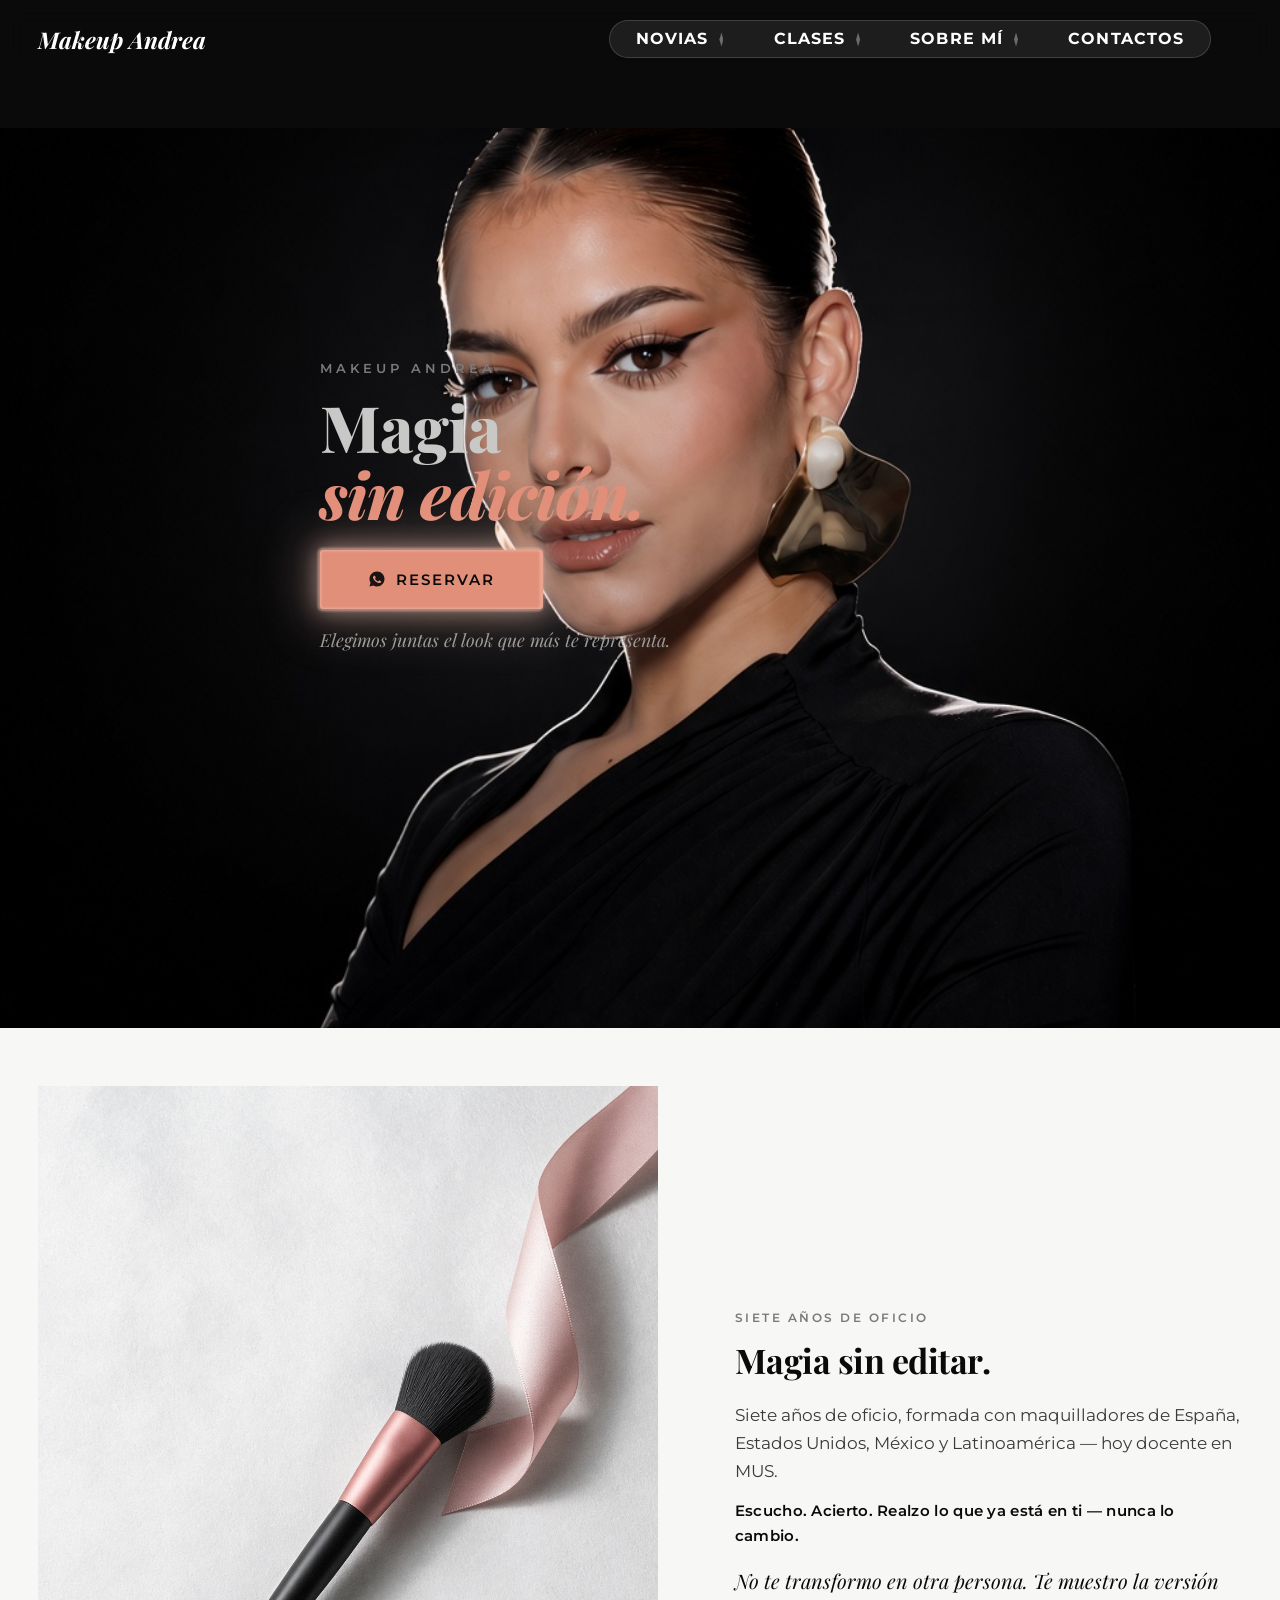
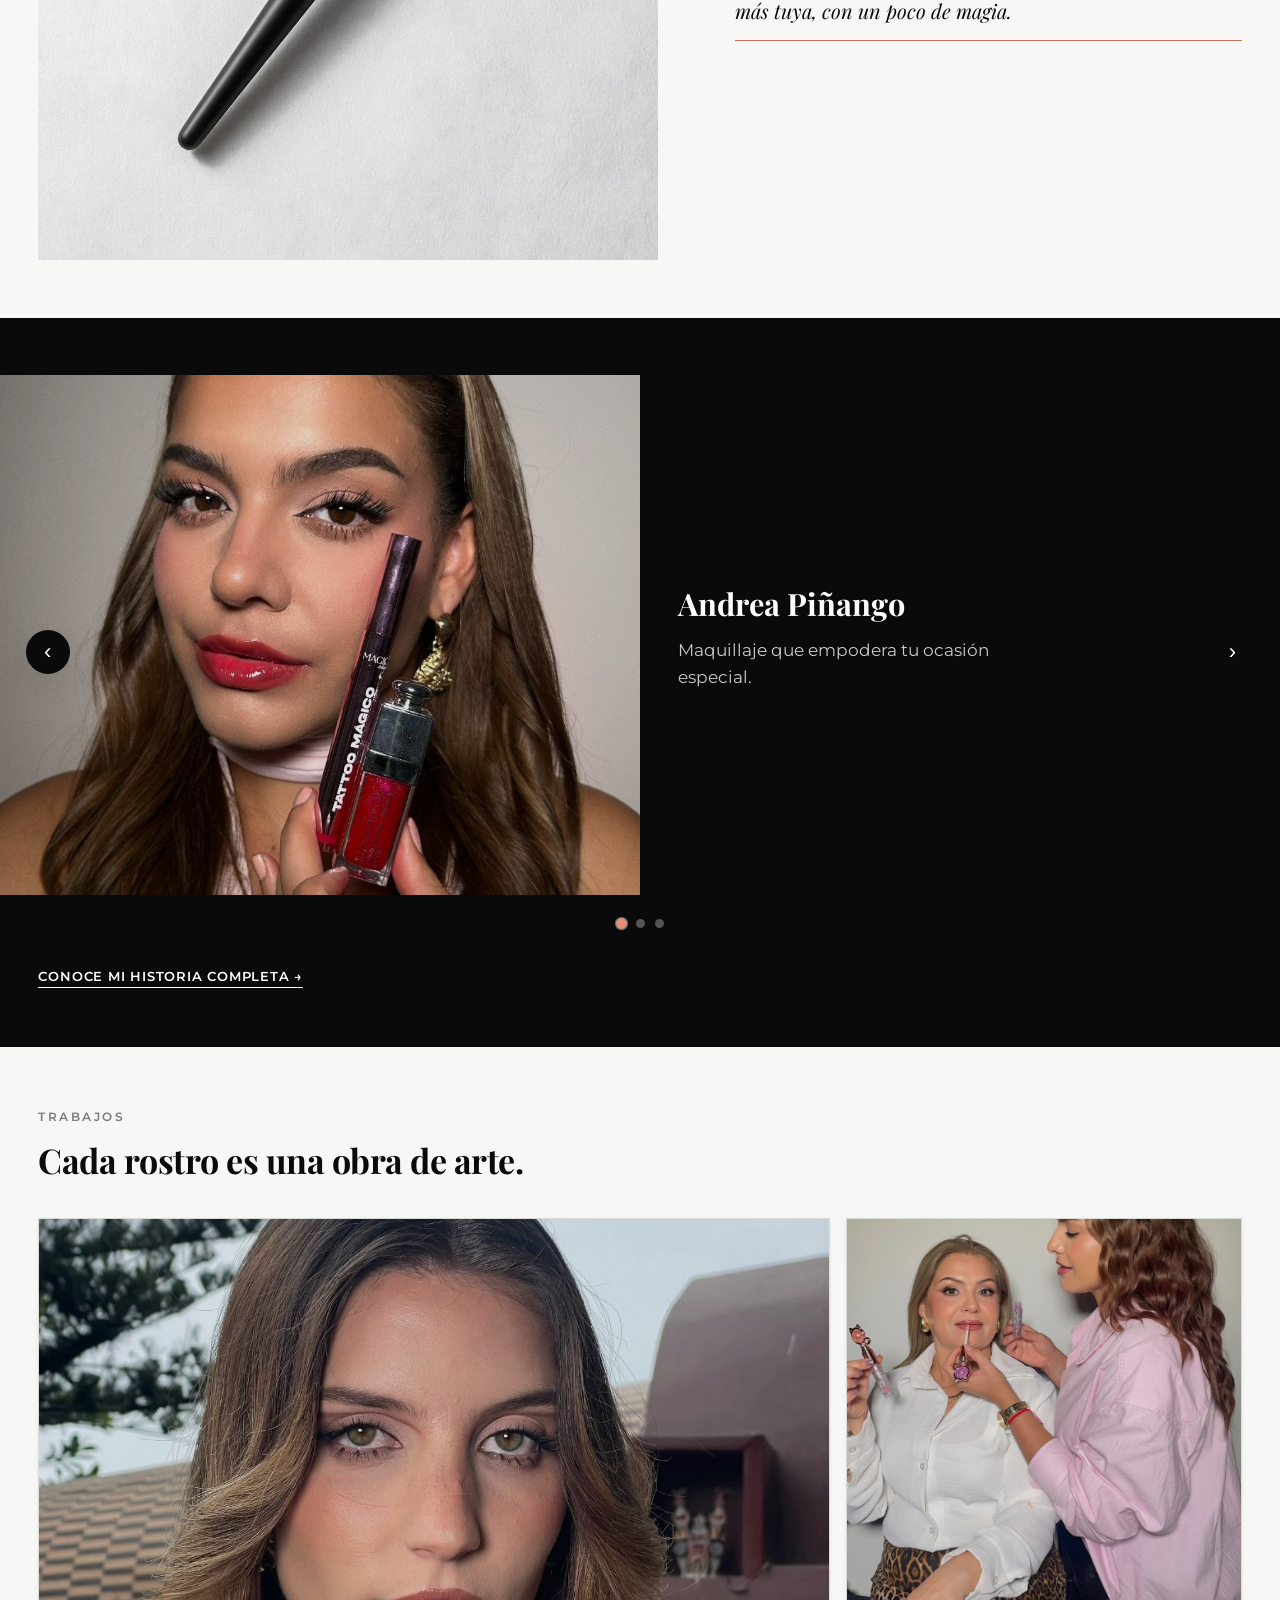
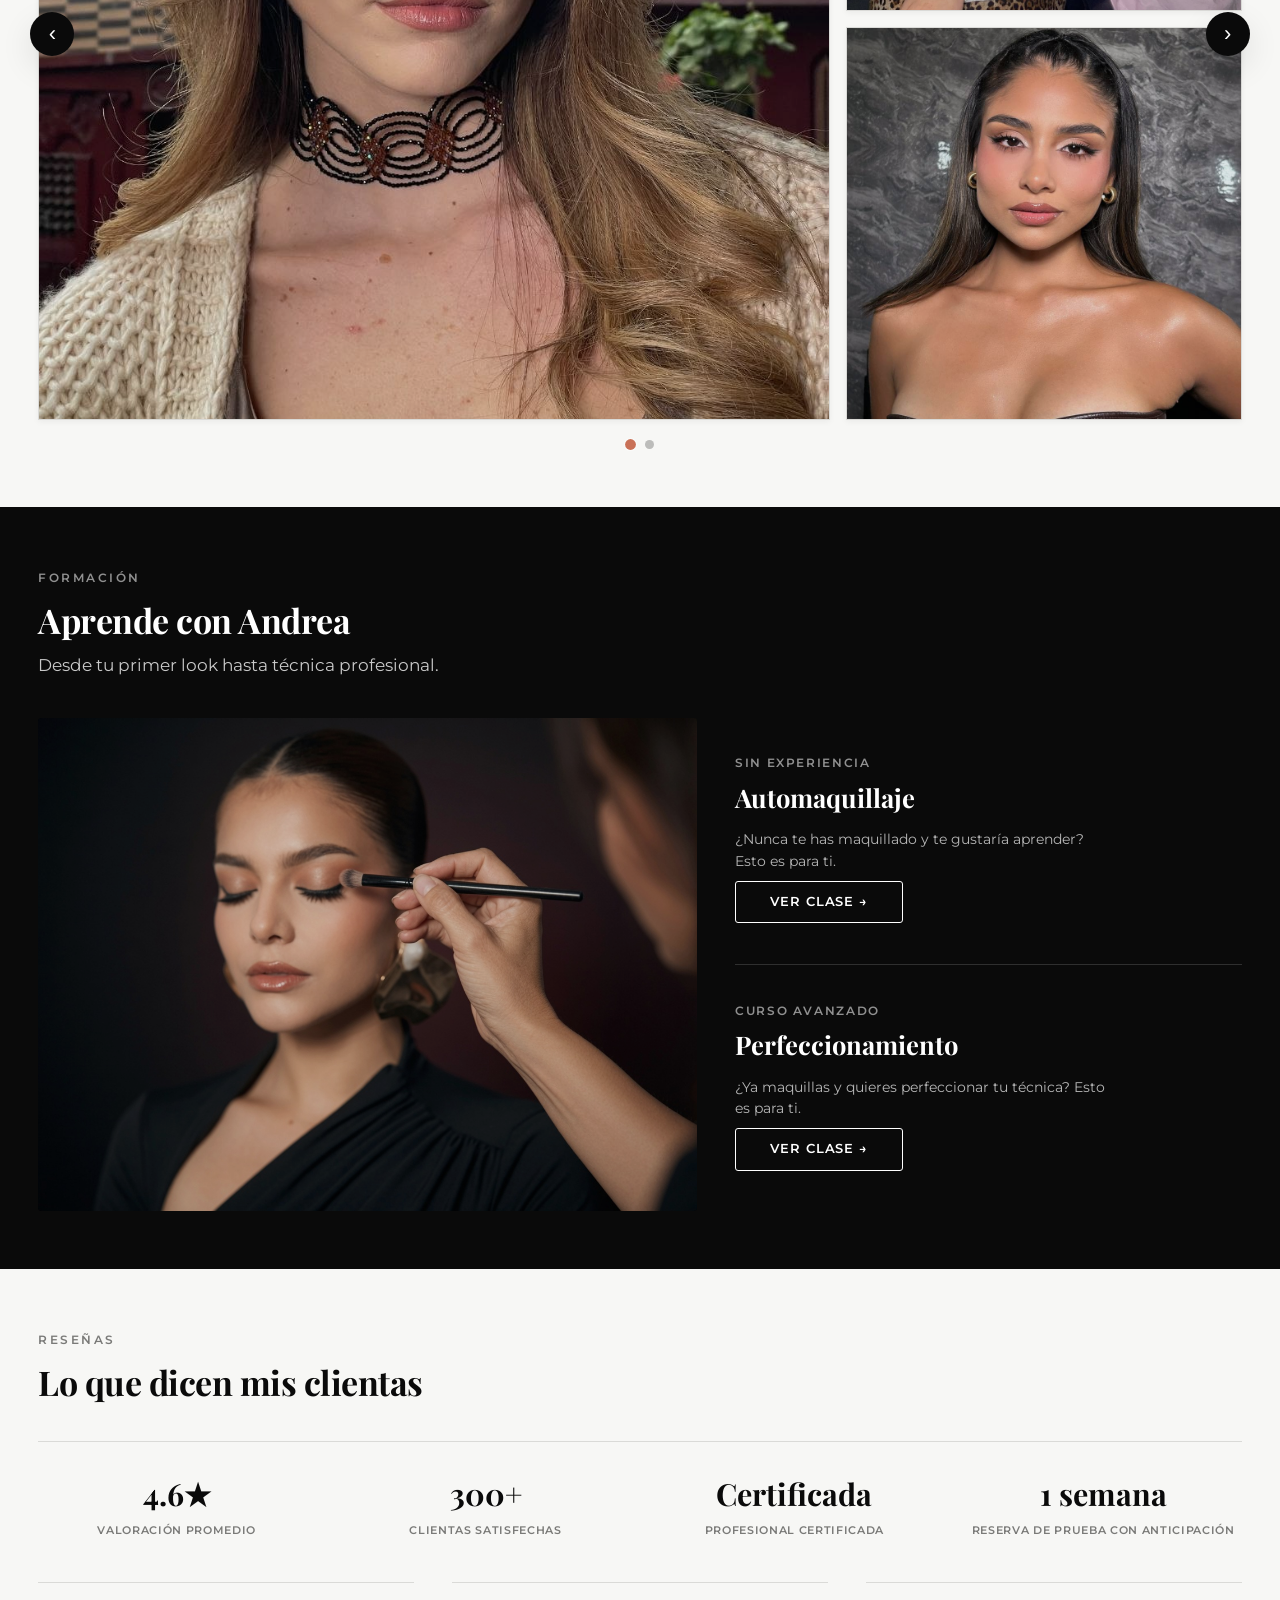
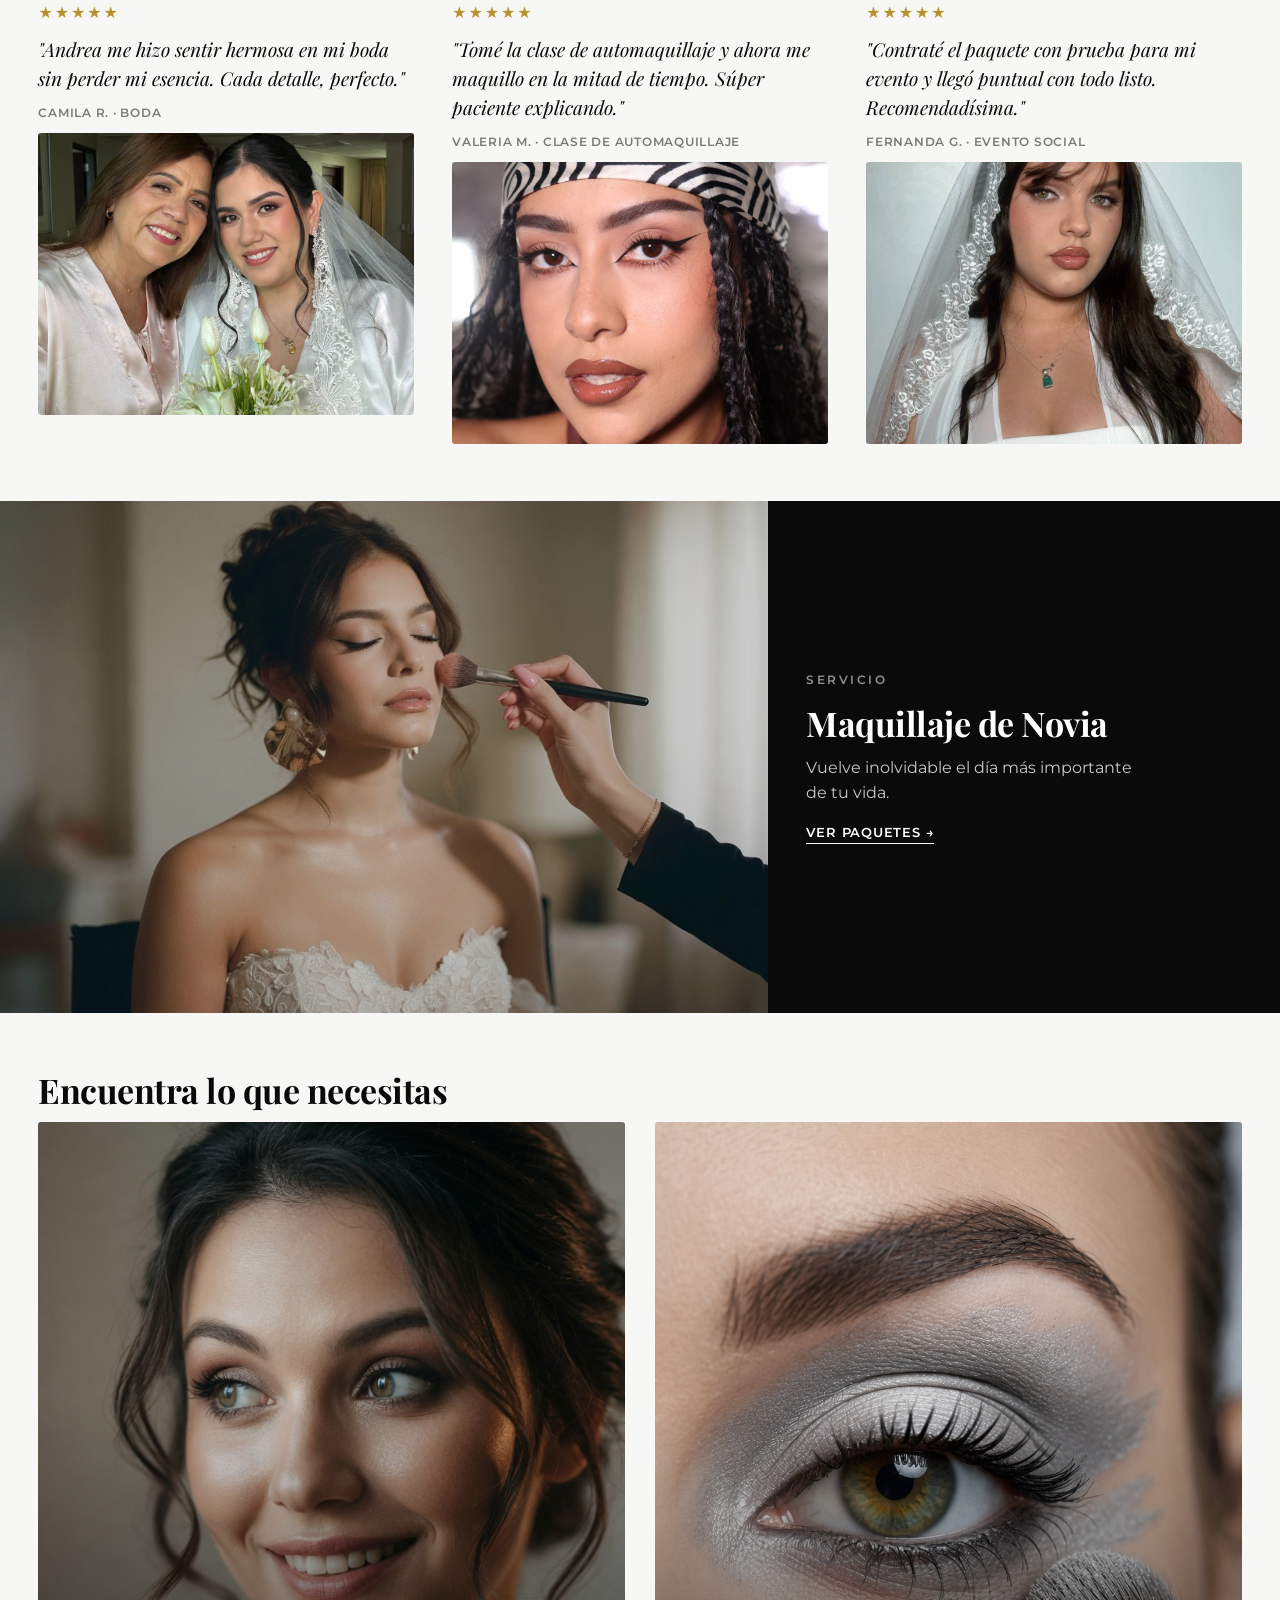
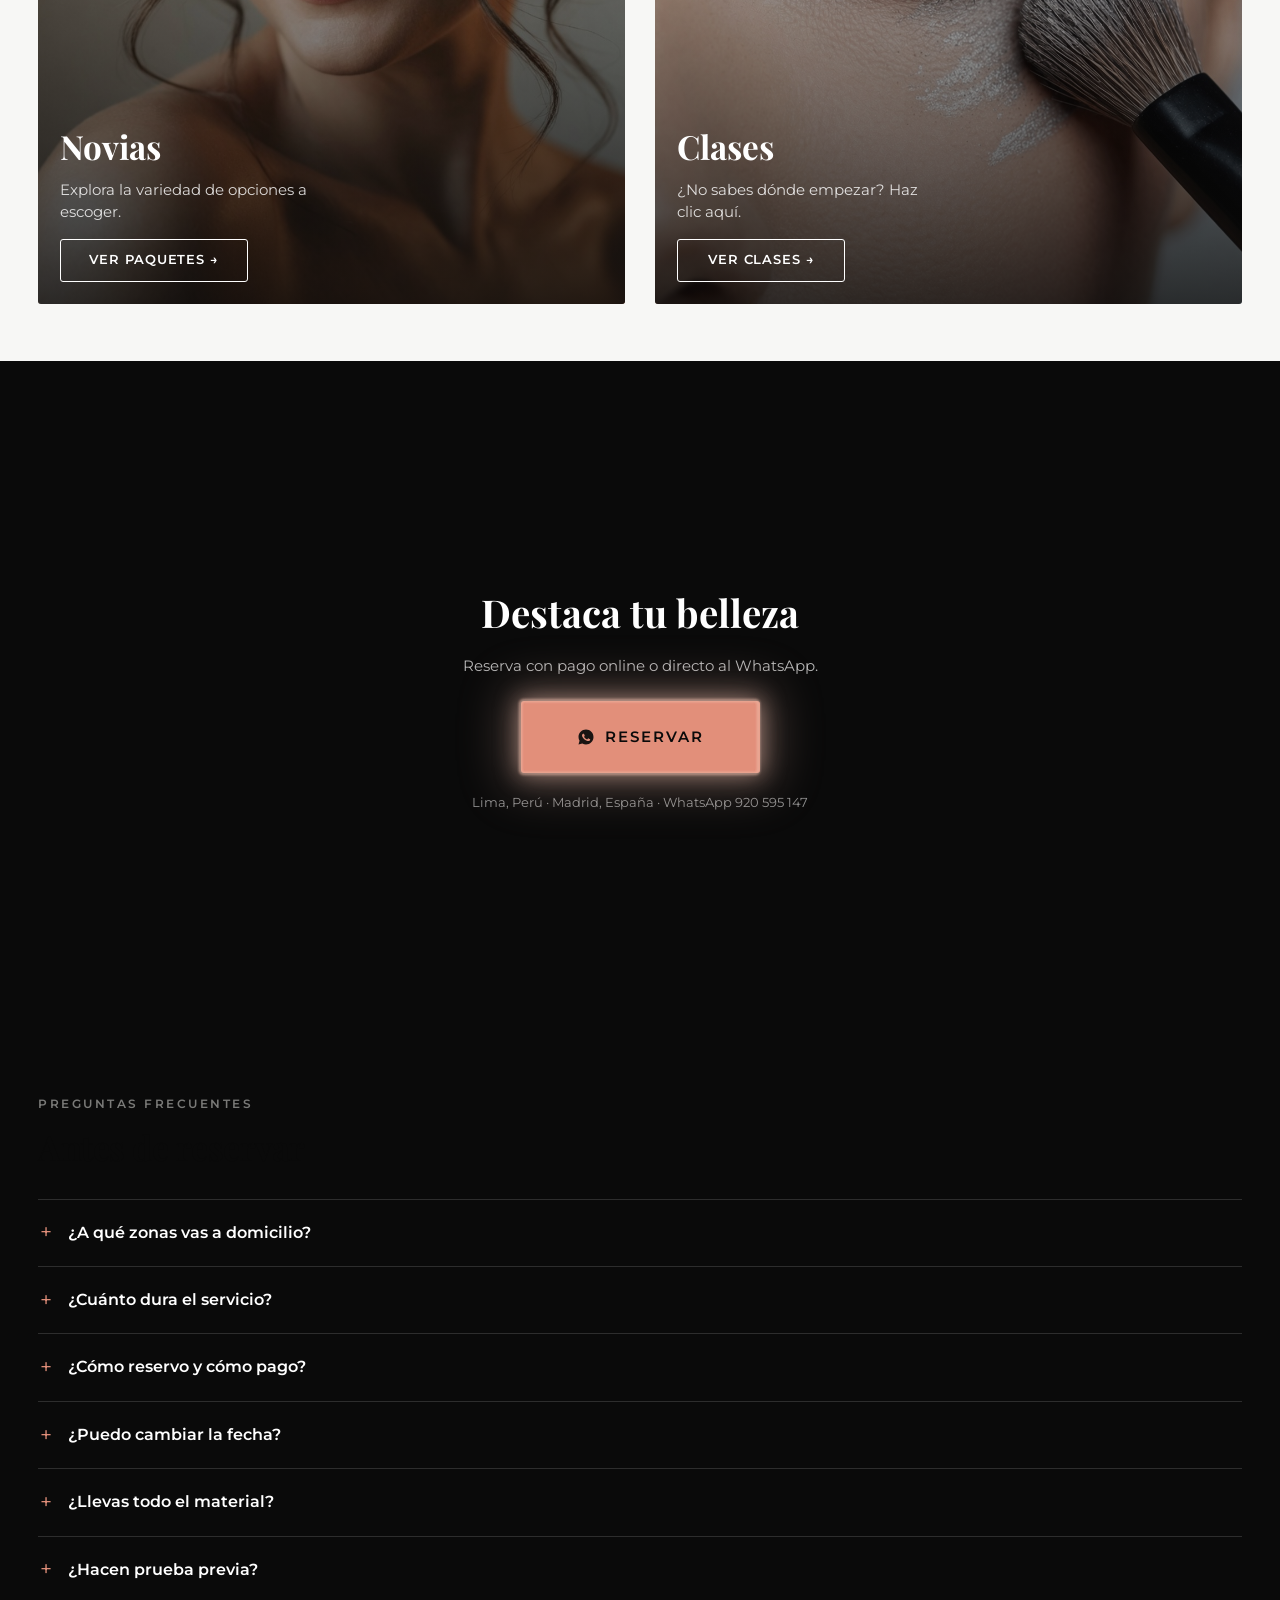
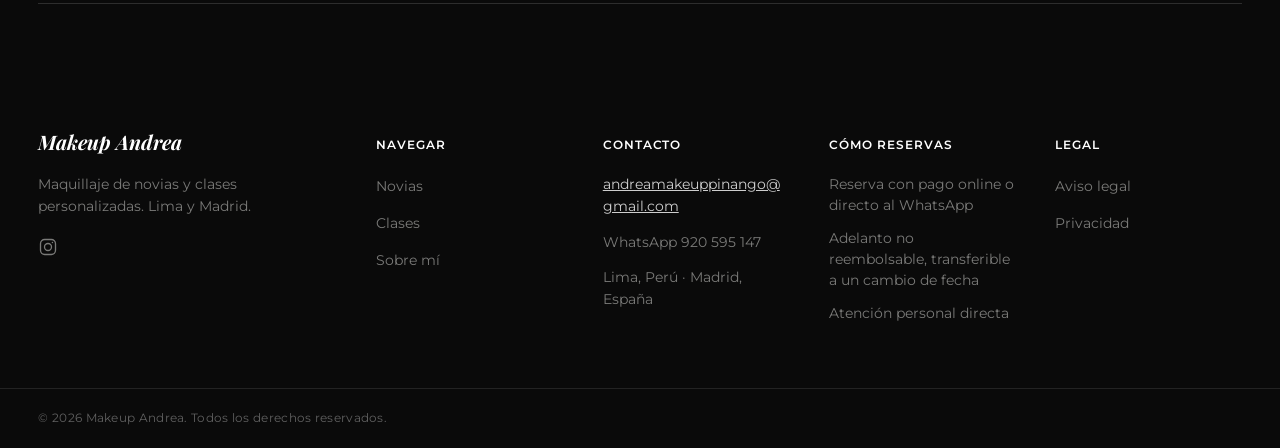
<file: index.html>
<!DOCTYPE html>
<html lang="es">
<head>
  <meta charset="UTF-8">
  <meta name="viewport" content="width=device-width, initial-scale=1">

  <!-- ===== DOMINIO SEO ===== -->
  <!-- Rellena aquí: <title>, meta description, canonical, Open Graph, Twitter Card.
       Sitio de servicios presenciales (maquillaje de novias + clases), sin catálogo de producto.
       Front no toca este bloque. -->
  <!-- ===== FIN bloque SEO ===== -->

  <link rel="preconnect" href="https://fonts.googleapis.com">
  <link rel="preconnect" href="https://fonts.gstatic.com" crossorigin>
  <link href="https://fonts.googleapis.com/css2?family=Playfair+Display:ital,wght@0,400;0,700;0,900;1,400&family=Montserrat:wght@400;500;600;700&display=swap" rel="stylesheet">
  <link rel="stylesheet" href="style.css">
</head>
<body>

  <!-- ===== 1 · HEADER ===== -->
  <!-- Rework FUNCIONAL (briefing maestro v2, revisión §5 — reemplaza el grid 3-zonas anterior):
       logo a la izquierda (ya es el link a home, por eso "INICIO" desaparece de la nav — sería
       redundante) · nav (Novias/Clases/Sobre mí, negrita vía CSS) · CTA Reservar con ícono
       WhatsApp + ☰ móvil agrupados a la derecha. Alcance SOLO desktop (brief: "esta
       reestructuración aplica a desktop"; el panel móvil de abajo NO se tocó — sigue con su
       ítem Inicio, "ya funciona bien"). `.header-left` queda huérfana en CSS — aviso en
       inbox/css.md. -->
  <header class="site-header" id="site-header">
    <div class="site-header__inner">

      <a class="header-logo" href="index.html" aria-label="Makeup Andrea inicio">
        <span class="header-logo__wordmark">Makeup Andrea</span>
      </a>

      <nav class="nav-cluster" aria-label="Navegación principal">
        <a class="nav-link" href="novias.html">Novias</a>
        <a class="nav-link" href="clases.html">Clases</a>
        <a class="nav-link" href="sobre-mi.html">Sobre mí</a>
        <a class="nav-link" href="#site-footer">Contactos</a>
      </nav>

      <div class="header-right">
        <button class="menu-toggle" id="btn-menu" aria-label="Abrir menú" aria-expanded="false" aria-controls="menu-panel">
          <svg viewBox="0 0 24 24" width="24" height="24" fill="none" stroke="currentColor" stroke-width="2" aria-hidden="true"><line x1="3" y1="6" x2="21" y2="6"/><line x1="3" y1="12" x2="21" y2="12"/><line x1="3" y1="18" x2="21" y2="18"/></svg>
        </button>
      </div>

    </div>
  </header>

  <!-- ===== MENÚ MÓVIL: backdrop + panel deslizante ===== -->
  <!-- Contrato JS: #btn-menu (abre) · #menu-panel · #menu-backdrop · #btn-menu-close (cierra) · clase is-open. -->
  <div class="menu-backdrop" id="menu-backdrop" hidden></div>
  <aside class="menu-panel" id="menu-panel" aria-label="Menú de navegación" aria-hidden="true">
    <div class="menu-top">
      <span class="header-logo__wordmark">Makeup Andrea</span>
      <button class="menu-close" id="btn-menu-close" aria-label="Cerrar menú">✕</button>
    </div>
    <nav class="menu-primary" aria-label="Navegación principal">
      <a href="index.html" aria-current="page">Inicio</a>
      <a href="novias.html">Novias</a>
      <a href="clases.html">Clases</a>
      <a href="sobre-mi.html">Sobre mí</a>
      <a href="#site-footer">Contactos</a>
    </nav>
    <a href="https://api.whatsapp.com/send/?phone=393514383265&amp;text&amp;type=phone_number&amp;app_absent=0" target="_blank" rel="noopener noreferrer" class="btn-editorial btn-editorial--solid menu-cta">Reservar</a>
  </aside>

  <main>

    <!-- ===== 1 · HERO layout B (OSCURO) — DIFF hero+picture responsive, reemplaza el split MA-F9/MA-C10 ===== -->
    <!-- Apilado centrado: foto arriba (art-direction `<picture>`, 9:16 móvil / 16:10 desktop) fundida
         al negro tinta con degradado, mensaje único + 1 solo CTA debajo (fuera hero-sub y el CTA
         secundario "VER TRABAJOS" del split anterior). "sin edición" acentuado en rosewood
         (`.hero__sello`). `data-bg="dark"` se mantiene — `#artista-intro` sigue clara justo después,
         alternancia ya correcta sin tocarla. `hero-movil.webp` es ruta placeholder hasta que exista
         la foto vertical real; mientras tanto el navegador cae al `<img>` de `hero.webp` si el
         `<source>` no resuelve. -->
    <section class="hero" id="hero" data-bg="dark" aria-labelledby="hero-titulo">
      <div class="hero__media">
        <picture>
          <source media="(max-width: 768px)" srcset="assets/section-class-hero/hero-movil.webp">
          <img src="assets/section-class-hero/hero.webp" alt="[ALT_PENDIENTE — Andrea sobre fondo negro, rim light]" fetchpriority="high">
        </picture>
      </div>
      <div class="hero__content">
        <span class="hero-eyebrow">MAKEUP ANDREA</span>
        <h1 id="hero-titulo">Magia<br><em class="hero__sello">sin edición.</em></h1>
        <a href="https://api.whatsapp.com/send/?phone=393514383265&amp;text&amp;type=phone_number&amp;app_absent=0" target="_blank" rel="noopener noreferrer" class="btn-editorial hero__cta-btn">
          <svg class="header-cta__icon" viewBox="0 0 24 24" width="18" height="18" fill="currentColor" aria-hidden="true"><path d="M12 2C6.48 2 2 6.48 2 12c0 1.85.5 3.58 1.36 5.07L2 22l5.06-1.33A9.94 9.94 0 0 0 12 22c5.52 0 10-4.48 10-10S17.52 2 12 2zm5.2 14.2c-.22.62-1.28 1.2-1.77 1.24-.45.05-1.02.07-1.65-.1-.38-.11-.87-.27-1.5-.53-2.64-1.14-4.36-3.8-4.5-3.98-.13-.18-1.08-1.43-1.08-2.73 0-1.3.68-1.94.93-2.2.24-.27.53-.33.7-.33h.5c.16 0 .38-.06.6.46.22.53.75 1.83.82 1.97.07.13.11.29.02.47-.09.18-.14.29-.27.44-.13.16-.28.35-.4.47-.13.13-.27.27-.12.53.16.27.7 1.15 1.5 1.86 1.04.92 1.91 1.21 2.18 1.35.27.13.42.11.58-.07.16-.18.68-.79.86-1.06.18-.27.36-.22.6-.13.24.09 1.53.72 1.79.85.27.13.44.2.51.31.07.11.07.65-.15 1.27z"/></svg>
          RESERVAR
        </a>
        <p class="hero-voz">Elegimos juntas el look que más te representa.</p>
      </div>
    </section>

    <!-- ===== 2a · ARTISTA — bloque editorial (CLARO) — briefing maestro v2, revisión §6.2 ===== -->
    <!-- Split en 2 sub-secciones (Opción A, NUEVO en esta revisión): antes bloque editorial +
         carrusel iban juntos en un solo `#artista` oscuro — con el hero ahora también oscuro
         (ver 6.1) eso hubiera encadenado 3 oscuras seguidas (hero→artista completo) y además
         el editorial+carrusel ya se leían como "un bloque negro partido a la mitad". Solución:
         `#artista-intro` (este, claro) + `#artista-carrusel` (el de abajo, oscuro) — contraste
         claro→oscuro DENTRO de lo que antes era una sola sección, resuelve ambos problemas a
         la vez. [CREDENCIAL_MATTA] ya no está bloqueado — el dato real vive ahora en el
         Capítulo 3 de `#historia` (sobre-mi.html). -->
    <section class="artista-intro" id="artista-intro" data-bg="light" aria-labelledby="artista-titulo">
      <div class="container">
        <div class="artista__media">
          <img src="assets/section-class-artista-intro/1.webp" alt="[ALT_PENDIENTE]">
        </div>
        <div class="artista__intro">
          <span class="eyebrow">SIETE AÑOS DE OFICIO</span>
          <h2 id="artista-titulo" class="section-title">Magia sin editar.</h2>
          <p class="artista__texto">Siete años de oficio, formada con maquilladores de España, Estados Unidos, México y Latinoamérica — hoy docente en MUS.</p>
          <p class="artista__triada">Escucho. Acierto. Realzo lo que ya está en ti — nunca lo cambio.</p>
          <p class="artista__voz">No te transformo en otra persona. Te muestro la versión más tuya, con un poco de magia.</p>
        </div>
      </div>
    </section>

    <!-- ===== 2b · ARTISTA — carrusel "Quién soy" (OSCURO) — briefing maestro v2 §6.2 ===== -->
    <!-- Renombrado de `quien-soy` → `artista` en la ronda anterior; ahora vive en su propia
         sub-sección `#artista-carrusel` (antes compartía `#artista` con el editorial de arriba).
         `#quien-soy-carrusel` y sus hijos `.carrusel__*` NO cambian de nombre — subcomponente ya
         genérico, sin acoplarse al nombre de la sección padre (verificado con css/js). -->
    <section class="artista-carrusel" id="artista-carrusel" data-bg="dark" aria-label="Carrusel: quién soy">
      <!-- Pieza de mayor complejidad JS del sitio. 3 slides (2026-08-09: se agregó el 3ro,
           "Formación internacional" — reemplaza el placeholder "Colaboraciones" que se planteaba
           originalmente, descartado por depender de una foto de archivo con figuras del rubro que
           nunca llegó; el 3er slide real que sí se montó es la credencial de formación de Andrea).
           JS/CSS leen `.carrusel__slide`/`.carrusel__dot` por querySelectorAll (sin conteo fijo),
           así que agregar/quitar slides no requiere tocar main.js ni las reglas CSS del carrusel.
           Contrato para JS (documentado también en inbox/js.md):
           - #carrusel-track: <ul> de <li class="carrusel__slide" data-slide="N">, la activa lleva
             clase .is-active + aria-hidden="false" (resto aria-hidden="true").
           - #carrusel-prev / #carrusel-next: flechas, mueven 1 slide con wrap (última→primera y viceversa).
           - #carrusel-dots > .carrusel__dot[data-slide-target="N"]: click salta directo a N, el activo
             lleva .is-active + aria-selected="true".
           - Swipe táctil + flechas de teclado (←/→) cuando el carrusel tiene foco.
           - El CTA de cierre vive FUERA de la pista (.artista__cta-wrap), visible en ambos slides — no
             debe ocultarse ni moverse con el cambio de slide. -->
      <div class="carrusel" id="quien-soy-carrusel" aria-roledescription="carrusel" aria-label="Quién soy">
        <button class="carrusel__arrow carrusel__arrow--prev" id="carrusel-prev" aria-label="Slide anterior" aria-controls="carrusel-track">‹</button>
        <ul class="carrusel__track" id="carrusel-track">
          <li class="carrusel__slide is-active" data-slide="0" aria-hidden="false">
            <div class="carrusel__media">
              <img src="assets/section-class-quien-soy/andrea-first-slide.webp" alt="[ALT_PENDIENTE]" loading="eager">
            </div>
            <div class="carrusel__content">
              <h3 class="carrusel__nombre">Andrea Piñango</h3>
              <p class="carrusel__texto">Maquillaje que empodera tu ocasión especial.</p>
            </div>
          </li>
          <li class="carrusel__slide" data-slide="1" aria-hidden="true">
            <div class="carrusel__media">
              <img src="assets/section-class-quien-soy/experiencia-second-slide.webp" alt="[ALT_PENDIENTE]" loading="lazy">
            </div>
            <div class="carrusel__content">
              <h3 class="carrusel__nombre">7 años</h3>
              <p class="carrusel__texto">Perfeccionando la técnica, un look a la vez.</p>
            </div>
          </li>
          <li class="carrusel__slide" data-slide="2" aria-hidden="true">
            <div class="carrusel__media">
              <img src="assets/section-class-quien-soy/formacion-third-slide.webp" alt="[ALT_PENDIENTE]" loading="lazy">
            </div>
            <div class="carrusel__content">
              <h3 class="carrusel__nombre">Formación internacional</h3>
              <p class="carrusel__texto">Formada con Christian Matta y referentes de España, EE.UU. y México.</p>
            </div>
          </li>
        </ul>
        <button class="carrusel__arrow carrusel__arrow--next" id="carrusel-next" aria-label="Slide siguiente" aria-controls="carrusel-track">›</button>
        <div class="carrusel__dots" id="carrusel-dots" role="tablist" aria-label="Seleccionar slide">
          <button class="carrusel__dot is-active" role="tab" aria-selected="true" data-slide-target="0" aria-label="Slide 1: quién es"></button>
          <button class="carrusel__dot" role="tab" aria-selected="false" data-slide-target="1" aria-label="Slide 2: logros"></button>
          <button class="carrusel__dot" role="tab" aria-selected="false" data-slide-target="2" aria-label="Slide 3: formación"></button>
        </div>
      </div>
      <div class="container artista__cta-wrap">
        <a href="sobre-mi.html" class="artista__link">Conoce mi historia completa →</a>
      </div>
    </section>

    <!-- ===== 3 · GALERÍA DE TRABAJOS (CLARO) — briefing maestro v2, revisión §6.3 ===== -->
    <!-- Prueba de oficio, justo después del carrusel. Fotos reales, sin texto superpuesto.
         Título actualizado al copy de la revisión ("Cada rostro es una obra de arte").
         Layout: el brief permite grid asimétrico O carrusel ("decisión de implementación válida
         y preferida") — mantengo el grid simple (no carrusel) por alcance: un carrusel nuevo es
         una pieza JS entera adicional y el brief limita expresamente el JS de esta ronda a
         "alcance amplio SOLO en el carrusel [de Quién soy]" (§13) — la asimetría del layout la
         puede lograr css con grid-template-areas puro, sin JS nuevo. Reportado, no forzado —
         si Paul prefiere el carrusel real, es tarea aparte. Reutiliza el patrón "marco de papel
         cálido" (§10.3) vía la clase compartida `.marco-papel` (también en `.galeria-novias__item`
         de novias.html). 6 imágenes reales conectadas (2026-08-09) — `section-class-galeria/1.webp`
         a `6.webp` (nombrado por Paul con números simples, no `galeria-0N` como se asumía antes de
         que la carpeta existiera; ajustado el `src` al nombre real). -->
    <section class="galeria" id="galeria" data-bg="light" aria-labelledby="galeria-titulo">
      <div class="container">
        <span class="eyebrow">Trabajos</span>
        <h2 id="galeria-titulo" class="section-title">Cada rostro es una obra de arte.</h2>

        <div class="galeria-carrusel" id="galeria-carrusel" aria-roledescription="carrusel" aria-label="Galería de trabajos">
          <button class="carrusel__arrow carrusel__arrow--prev" id="galeria-prev" aria-label="Trabajos anteriores" aria-controls="galeria-track">‹</button>

          <div class="galeria-carrusel__track" id="galeria-track">
            <!-- Slide 1 · molde NORMAL (grande-izq + 2-der) -->
            <div class="galeria-slide molde--normal is-active" data-slide="0" aria-hidden="false">
              <div class="galeria__item marco-papel"><img src="assets/section-class-galeria/1.webp" alt="[ALT_PENDIENTE]" loading="lazy"></div>
              <div class="galeria__item marco-papel"><img src="assets/section-class-galeria/2.webp" alt="[ALT_PENDIENTE]" loading="lazy"></div>
              <div class="galeria__item marco-papel"><img src="assets/section-class-galeria/3.webp" alt="[ALT_PENDIENTE]" loading="lazy"></div>
            </div>
            <!-- Slide 2 · molde REFLEJO (2-izq + grande-der) -->
            <div class="galeria-slide molde--reflejo" data-slide="1" aria-hidden="true">
              <div class="galeria__item marco-papel"><img src="assets/section-class-galeria/4.webp" alt="[ALT_PENDIENTE]" loading="lazy"></div>
              <div class="galeria__item marco-papel"><img src="assets/section-class-galeria/5.webp" alt="[ALT_PENDIENTE]" loading="lazy"></div>
              <div class="galeria__item marco-papel"><img src="assets/section-class-galeria/6.webp" alt="[ALT_PENDIENTE]" loading="lazy"></div>
            </div>
          </div>

          <button class="carrusel__arrow carrusel__arrow--next" id="galeria-next" aria-label="Trabajos siguientes" aria-controls="galeria-track">›</button>

          <div class="galeria-carrusel__dots" id="galeria-dots" role="tablist" aria-label="Seleccionar grupo de trabajos">
            <button class="carrusel__dot is-active" role="tab" aria-selected="true" data-slide-target="0" aria-label="Grupo 1"></button>
            <button class="carrusel__dot" role="tab" aria-selected="false" data-slide-target="1" aria-label="Grupo 2"></button>
          </div>
        </div>
      </div>
    </section>

    <!-- ===== 4 · FORMACIÓN (OSCURO, CONFIRMADO) — briefing maestro v2 §6.4 ===== -->
    <!-- Franja de título a ancho completo + fila asimétrica: imagen grande izquierda + 2 bloques
         apilados a la derecha (línea fina entre ambos, CSS). "Ver clase →" ya son botones reales
         (MA-C7 pto.2, 2026-08-04). NUEVO esta ronda: `.formacion__bloque-desc` — bajada corta por
         audiencia (revisión §6.4, "camino único y fácil por tarjeta, sin distracciones"). El
         botón "rectangular simétrico y más grande" es ajuste de CSS sobre la clase existente,
         sin cambio de markup. -->
    <section class="formacion" id="formacion" data-bg="dark" aria-labelledby="formacion-titulo">
      <div class="container">
        <span class="eyebrow">Formación</span>
        <h2 id="formacion-titulo" class="section-title">Aprende con Andrea</h2>
        <p class="formacion__bajada">Desde tu primer look hasta técnica profesional.</p>
      </div>
      <div class="formacion__grid">
        <div class="formacion__media">
          <img src="assets/section-class-formacion/formacion.webp" alt="[ALT_PENDIENTE]" loading="lazy">
        </div>
        <div class="formacion__bloques">
          <div class="formacion__bloque">
            <span class="formacion__bloque-label">SIN EXPERIENCIA</span>
            <h3 class="formacion__bloque-title">Automaquillaje</h3>
            <p class="formacion__bloque-desc">¿Nunca te has maquillado y te gustaría aprender? Esto es para ti.</p>
            <a href="clases.html#automaquillaje" class="formacion__bloque-link">Ver clase →</a>
          </div>
          <div class="formacion__bloque">
            <span class="formacion__bloque-label">CURSO AVANZADO</span>
            <h3 class="formacion__bloque-title">Perfeccionamiento</h3>
            <p class="formacion__bloque-desc">¿Ya maquillas y quieres perfeccionar tu técnica? Esto es para ti.</p>
            <a href="clases.html#perfeccionamiento" class="formacion__bloque-link">Ver clase →</a>
          </div>
        </div>
      </div>
    </section>

    <!-- ===== 5 · RESEÑAS (CLARO) — briefing maestro v2, revisión §6.5/§15.2 ===== -->
    <!-- CAMBIO DE CRITERIO respecto a la ronda anterior: ya no son placeholders `content-tbd`
         (bloqueados, nunca visibles) — Paul pidió explícitamente DATOS DE MUESTRA realistas para
         la presentación del mockup a Andrea, distinto del bloqueo de [CREDENCIAL_MATTA] (ese sí
         sigue sin poder mostrarse en ningún formato). Cada bloque de muestra va envuelto en un
         comentario HTML `DATO DE MUESTRA — VERIFICAR/REEMPLAZAR` bien visible en el código para
         quien edite después — NINGUNO debe llegar a publicación real sin datos verificados de
         Andrea (riesgo legal: reseñas/certificaciones falsas prohibidas en España, §6.5). -->
    <section class="resenas" id="resenas" data-bg="light" aria-labelledby="resenas-titulo">
      <div class="container">
        <span class="eyebrow">Reseñas</span>
        <h2 id="resenas-titulo" class="section-title">Lo que dicen mis clientas</h2>

        <!-- DATO DE MUESTRA — VERIFICAR/REEMPLAZAR: fila de stats con cifras de ejemplo para el
             mockup (decisión explícita de Paul, §6.5/§15.2). Ninguna cifra debe publicarse sin
             verificar con Andrea, incluida "Certificada" (misma categoría de riesgo que Matta). -->
        <div class="resenas__stats">
          <div class="resenas__stat">
            <span class="resenas__stat-num">4.6★</span>
            <span class="resenas__stat-label">Valoración promedio</span>
          </div>
          <div class="resenas__stat">
            <span class="resenas__stat-num">300+</span>
            <span class="resenas__stat-label">Clientas satisfechas</span>
          </div>
          <div class="resenas__stat">
            <span class="resenas__stat-num">Certificada</span>
            <span class="resenas__stat-label">Profesional certificada</span>
          </div>
          <div class="resenas__stat">
            <span class="resenas__stat-num">1 semana</span>
            <span class="resenas__stat-label">Reserva de prueba con anticipación</span>
          </div>
        </div>
        <!-- FIN dato de muestra (stats) -->

        <div class="resenas__grid">
          <!-- DATO DE MUESTRA — VERIFICAR/REEMPLAZAR: reseña de ejemplo. Estrellas incluidas en la
               misma categoría de riesgo legal que el texto/autor (§6.5) — 5/5 fijo por ahora,
               reemplazar por la puntuación real de cada reseña junto con el resto de los datos. -->
          <article class="resena-item">
            <span class="resena-item__estrellas" aria-label="5 de 5 estrellas">★★★★★</span>
            <blockquote class="resena-item__texto"><p>"Andrea me hizo sentir hermosa en mi boda sin perder mi esencia. Cada detalle, perfecto."</p></blockquote>
            <p class="resena-item__autor">Camila R. · Boda</p>
            <div class="resena-item__imagen">
              <img src="assets/section-class-resenas/1.webp" alt="[ALT_PENDIENTE — resultado del maquillaje de novia de Camila]" loading="lazy">
            </div>
          </article>
          <!-- FIN dato de muestra -->
          <!-- DATO DE MUESTRA — VERIFICAR/REEMPLAZAR: reseña de ejemplo -->
          <article class="resena-item">
            <span class="resena-item__estrellas" aria-label="5 de 5 estrellas">★★★★★</span>
            <blockquote class="resena-item__texto"><p>"Tomé la clase de automaquillaje y ahora me maquillo en la mitad de tiempo. Súper paciente explicando."</p></blockquote>
            <p class="resena-item__autor">Valeria M. · Clase de automaquillaje</p>
            <div class="resena-item__imagen">
              <img src="assets/section-class-resenas/2.webp" alt="[ALT_PENDIENTE — resultado del automaquillaje de Valeria]" loading="lazy">
            </div>
          </article>
          <!-- FIN dato de muestra -->
          <!-- DATO DE MUESTRA — VERIFICAR/REEMPLAZAR: reseña de ejemplo -->
          <article class="resena-item">
            <span class="resena-item__estrellas" aria-label="5 de 5 estrellas">★★★★★</span>
            <blockquote class="resena-item__texto"><p>"Contraté el paquete con prueba para mi evento y llegó puntual con todo listo. Recomendadísima."</p></blockquote>
            <p class="resena-item__autor">Fernanda G. · Evento social</p>
            <div class="resena-item__imagen">
              <img src="assets/section-class-resenas/3.webp" alt="[ALT_PENDIENTE — resultado del maquillaje de evento de Fernanda]" loading="lazy">
            </div>
          </article>
          <!-- FIN dato de muestra -->
        </div>
      </div>
    </section>

    <!-- ===== 6 · NOVIAS (OSCURO, reencuadrada) — briefing maestro v2 §6.6 ===== -->
    <!-- Baja desde la posición 2. Contenido ya coincidía con el brief (Servicio/Maquillaje de
         Novia/bajada/CTA), solo cambia de posición. data-bg vuelve a "dark": con galería+reseñas
         como nuevos cortes claros, la alternancia queda C-O-C-O-C-O-C-O sin necesitar el parche de
         MA-C7 pto.3 (que puso esta sección en claro para romper 3 oscuras seguidas). Handoff a css
         para revertir el fondo de `.novias-promo` a `--bg-dark` — detalle en inbox/css.md.
         CTA "Ver paquetes →" NO se convierte a botón real pese a la lectura literal del brief §6.6
         ("CTA real"): css ya decidió explícitamente lo contrario el 2026-08-04 (MA-C7 pto.2, es un
         CTA singular de cierre de sección, no compite en grilla) — contradicción real entre el
         brief escrito y la revisión verbal de Paul a css el mismo día. La reporto en vez de forzar
         un lado; ver detalle en el log de esta sesión. -->
    <section class="novias-promo" id="novias" data-bg="dark" aria-labelledby="novias-promo-titulo">
      <div class="novias-promo__grid">
        <div class="novias-promo__media">
          <!-- briefing maestro §9: la carpeta trae 2 imágenes (novia.webp/novia1.webp) para una sección
               especificada con 1 sola — uso novia.webp como principal, novia1.webp queda sin usar hasta
               que Paul confirme si son variantes a elegir o si hay que mostrar ambas. -->
          <img src="assets/section-class-novia-promo/novia.webp" alt="[ALT_PENDIENTE]" loading="lazy">
        </div>
        <div class="novias-promo__content">
          <span class="eyebrow">Servicio</span>
          <h2 id="novias-promo-titulo" class="section-title">Maquillaje de Novia</h2>
          <p class="novias-promo__texto">Vuelve inolvidable el día más importante de tu vida.</p>
          <a href="novias.html" class="novias-promo__link">Ver paquetes →</a>
        </div>
      </div>
    </section>

    <!-- ===== 7 · ENCUENTRA LO QUE NECESITAS (CLARO) — briefing maestro v2 §6.7 ===== -->
    <!-- Texto+botón sobre imagen ya resuelto en CSS (MA-C7 pto.4, formato póster con degradado) —
         los 3 hijos (media/título/bajada/link) ya eran hermanos directos, sin wrapper nuevo. -->
    <section class="servicios" id="encuentra" data-bg="light" aria-labelledby="encuentra-titulo">
      <div class="container">
        <h2 id="encuentra-titulo" class="section-title">Encuentra lo que necesitas</h2>
        <div class="servicios-grid">
          <article class="servicio-card">
            <div class="servicio-card__media">
              <img src="assets/section-class-servicios/novias.webp" alt="[ALT_PENDIENTE]" loading="lazy">
            </div>
            <h3 class="servicio-card__title">Novias</h3>
            <!-- Bajada placeholder — briefing maestro §5.5, se reemplaza en otra ronda -->
            <p class="servicio-card__desc">Explora la variedad de opciones a escoger.</p>
            <a href="novias.html" class="servicio-card__link">Ver paquetes →</a>
          </article>
          <article class="servicio-card">
            <div class="servicio-card__media">
              <img src="assets/section-class-servicios/clases.webp" alt="[ALT_PENDIENTE]" loading="lazy">
            </div>
            <h3 class="servicio-card__title">Clases</h3>
            <p class="servicio-card__desc">¿No sabes dónde empezar? Haz clic aquí.</p>
            <a href="clases.html" class="servicio-card__link">Ver clases →</a>
          </article>
        </div>
      </div>
    </section>

    <!-- ===== 8 · CIERRE — CTA final (OSCURO) — antes vivía como .faq__cta dentro de #faq,
         separado a sección propia (2026-08-09, petición directa de Paul vía css/MA-F15): 3 rondas
         de ajuste puramente CSS sobre el CTA compartiendo sección con las preguntas (MA-C25/27/28)
         no lograron que se leyera como un momento propio del recorrido — el problema era
         estructural (2 columnas del mismo `<section>`, mismo fondo), no de espaciado. Mismas
         clases internas de siempre (`.faq__cta*`), sin renombrar, para que css solo tenga que
         retargetear el selector padre en vez de reescribir cada regla — decisión acordada con css
         en el handoff. `<aside>` aplanado a `.container` normal: ya no es contenido tangencial
         de otra sección, es el contenido principal de esta. ALTERNANCIA: con esta sección oscura
         justo después de #encuentra (clara) y #faq (ahora clara, ver sección siguiente) justo
         después, la secuencia queda L-D-L sin ninguna adyacencia repetida — mejor que el estado
         previo, no solo igual. -->
    <section class="cierre" id="cierre" data-bg="dark" aria-labelledby="cierre-titulo">
      <div class="container faq__cta">
        <h2 id="cierre-titulo" class="faq__cta-titulo">Destaca tu belleza</h2>
        <p class="faq__cta-sub">Reserva con pago online o directo al WhatsApp.</p>
        <a href="https://api.whatsapp.com/send/?phone=393514383265&amp;text&amp;type=phone_number&amp;app_absent=0" target="_blank" rel="noopener noreferrer" class="btn-editorial faq__cta-btn">
          <svg class="header-cta__icon" viewBox="0 0 24 24" width="18" height="18" fill="currentColor" aria-hidden="true"><path d="M12 2C6.48 2 2 6.48 2 12c0 1.85.5 3.58 1.36 5.07L2 22l5.06-1.33A9.94 9.94 0 0 0 12 22c5.52 0 10-4.48 10-10S17.52 2 12 2zm5.2 14.2c-.22.62-1.28 1.2-1.77 1.24-.45.05-1.02.07-1.65-.1-.38-.11-.87-.27-1.5-.53-2.64-1.14-4.36-3.8-4.5-3.98-.13-.18-1.08-1.43-1.08-2.73 0-1.3.68-1.94.93-2.2.24-.27.53-.33.7-.33h.5c.16 0 .38-.06.6.46.22.53.75 1.83.82 1.97.07.13.11.29.02.47-.09.18-.14.29-.27.44-.13.16-.28.35-.4.47-.13.13-.27.27-.12.53.16.27.7 1.15 1.5 1.86 1.04.92 1.91 1.21 2.18 1.35.27.13.42.11.58-.07.16-.18.68-.79.86-1.06.18-.27.36-.22.6-.13.24.09 1.53.72 1.79.85.27.13.44.2.51.31.07.11.07.65-.15 1.27z"/></svg>
          RESERVAR
        </a>
        <p class="faq__cta-micro">Lima, Perú · Madrid, España · WhatsApp 920 595 147</p>
      </div>
    </section>

    <!-- ===== 9 · FAQ — Preguntas frecuentes (CLARO) — briefing maestro v2 §6.8 ===== -->
    <!-- Acordeón con `<details name="faq">` nativo: agrupa los 6 `<details>` para que solo uno
         quede abierto a la vez ("una pregunta abierta a la vez") SIN JavaScript — el brief mismo
         autoriza "lista si el JS se quiere mínimo" y el reparto de agentes (§13) limita el JS de
         esta ronda al carrusel; esto cumple el requisito funcional con cero JS nuevo.
         Respuestas tomadas literal de las pistas que el propio brief da entre paréntesis en 6.8 —
         ninguna inventada. La duración del servicio no se precisa en horas porque el brief no da
         un número para los paquetes de novia (solo para las clases, 3h) — no se inventa una cifra.
         2026-08-09 (MA-F15): el CTA que antes compartía esta sección como `.faq__cta` (columna
         derecha de `.faq__grid`) se separó a su propia sección `#cierre`, arriba — ver su
         comentario para el motivo. Esta sección ahora solo contiene las preguntas; `.faq__col`
         (sin reglas CSS propias, era un mero item de grid) y `.faq__grid` quedan sin uso, css
         puede limpiarlos. Pasa de oscura a CLARA — con #cierre (oscuro) justo antes, la vieja
         "adyacencia inevitable" con #encuentra (clara) desaparece: ahora hay un oscuro entre
         medio, alternancia limpia sin necesitar `--bg-light-alt` como diferenciador. -->
    <section class="faq" id="faq" data-bg="light" aria-labelledby="faq-titulo">
      <div class="container">
        <span class="eyebrow">Preguntas frecuentes</span>
        <h2 id="faq-titulo" class="section-title">Antes de reservar</h2>
        <div class="faq__list">
          <details class="faq__item" name="faq">
            <summary class="faq__question">¿A qué zonas vas a domicilio?</summary>
            <p class="faq__answer">Lima, Perú y Madrid, España. La movilidad no está incluida en el precio del servicio.</p>
          </details>
          <details class="faq__item" name="faq">
            <summary class="faq__question">¿Cuánto dura el servicio?</summary>
            <p class="faq__answer">Depende del servicio elegido: cada paquete de novia tiene su propio tiempo, y las clases duran 3 horas.</p>
          </details>
          <details class="faq__item" name="faq">
            <summary class="faq__question">¿Cómo reservo y cómo pago?</summary>
            <p class="faq__answer">Me escribes por WhatsApp y te confirmo disponibilidad. Reservas tu fecha con un adelanto de 50 soles vía Yape; al enviarme la captura del pago, recibes por correo los datos verificados de tu cita.</p>
          </details>
          <details class="faq__item" name="faq">
            <summary class="faq__question">¿Puedo cambiar la fecha?</summary>
            <p class="faq__answer">Sí. El adelanto no se reembolsa, pero puedes mover tu fecha sin problema.</p>
          </details>
          <details class="faq__item" name="faq">
            <summary class="faq__question">¿Llevas todo el material?</summary>
            <p class="faq__answer">Sí, llevo todos los productos y herramientas necesarias.</p>
          </details>
          <details class="faq__item" name="faq">
            <summary class="faq__question">¿Hacen prueba previa?</summary>
            <p class="faq__answer">Sí, para novias — se reserva con una semana de anticipación.</p>
          </details>
        </div>
      </div>
    </section>

  </main>

  <!-- ===== 10 · FOOTER ===== -->
  <footer class="site-footer" id="site-footer">
    <div class="site-footer__main">
      <div class="container site-footer__grid">

        <!-- Columna 1 — Marca -->
        <div class="footer-col footer-col--brand">
          <div class="footer-col__brand-logo">
            <span class="footer-col__brand-name">Makeup Andrea</span>
          </div>
          <p class="footer-col__desc">
            Maquillaje de novias y clases personalizadas. Lima y Madrid.
          </p>
          <ul class="footer-social" aria-label="Síguenos en redes sociales">
            <li>
              <a href="https://www.instagram.com/makeup.andrea.ps/" aria-label="Instagram">
                <svg class="footer-social__icon" viewBox="0 0 24 24" width="20" height="20" fill="none" stroke="currentColor" stroke-width="1.6" aria-hidden="true">
                  <rect x="3" y="3" width="18" height="18" rx="5"/>
                  <circle cx="12" cy="12" r="4.2"/>
                  <circle cx="17.3" cy="6.7" r="0.9" fill="currentColor" stroke="none"/>
                </svg>
              </a>
            </li>
          </ul>
        </div>

        <!-- Columna 2 — Navegar -->
        <nav class="footer-col" aria-label="Navegar">
          <h2 class="footer-col__title">Navegar</h2>
          <ul class="footer-col__links">
            <li><a href="novias.html">Novias</a></li>
            <li><a href="clases.html">Clases</a></li>
            <li><a href="sobre-mi.html">Sobre mí</a></li>
          </ul>
        </nav>

        <!-- Columna 3 — Contacto -->
        <div class="footer-col footer-col--contact">
          <h2 class="footer-col__title">Contacto</h2>
          <a class="footer-col__contact-email" href="mailto:andreamakeuppinango@gmail.com">andreamakeuppinango@gmail.com</a>
          <p class="footer-col__contact-hours">WhatsApp 920 595 147</p>
          <p class="footer-col__contact-hours">Lima, Perú · Madrid, España</p>
        </div>

        <!-- Columna — Cómo reservas (briefing maestro v2 §5: trust elements REALES del negocio,
             no de e-commerce — reservas van por WhatsApp+Yape, nunca pago con tarjeta online).
             "Adelanto no reembolsable, transferible a un cambio de fecha": reformulado respecto
             al texto suelto del brief ("Adelanto reembolsable como cambio de fecha") para que no
             contradiga la letra real de #condiciones en novias.html/clases.html (el adelanto NO
             se devuelve en dinero, solo se puede usar para mover la fecha). -->
        <div class="footer-col footer-col--trust">
          <h2 class="footer-col__title">Cómo reservas</h2>
          <ul class="footer-col__links footer-col__links--plain">
            <li>Reserva con pago online o directo al WhatsApp</li>
            <li>Adelanto no reembolsable, transferible a un cambio de fecha</li>
            <li>Atención personal directa</li>
          </ul>
        </div>

        <!-- Columna 4 — Legal -->
        <nav class="footer-col" aria-label="Legal">
          <h2 class="footer-col__title">Legal</h2>
          <ul class="footer-col__links">
            <li><a href="LEGAL_PENDIENTE" data-legal-pendiente="LEGAL_ANDREA">Aviso legal</a></li>
            <li><a href="LEGAL_PENDIENTE" data-legal-pendiente="LEGAL_ANDREA">Privacidad</a></li>
          </ul>
        </nav>

      </div>
    </div>

    <div class="site-footer__bottom">
      <div class="container">
        <span class="site-footer__copy">© <span id="footer-year">2026</span> Makeup Andrea. Todos los derechos reservados.</span>
      </div>
    </div>
  </footer>

  <!-- ===== DOMINIO SEO: JSON-LD ===== -->
  <!-- Front no toca este bloque. -->
  <!-- ===== FIN JSON-LD SEO ===== -->

  <script type="module" defer src="main.js"></script>
</body>
</html>
</file>
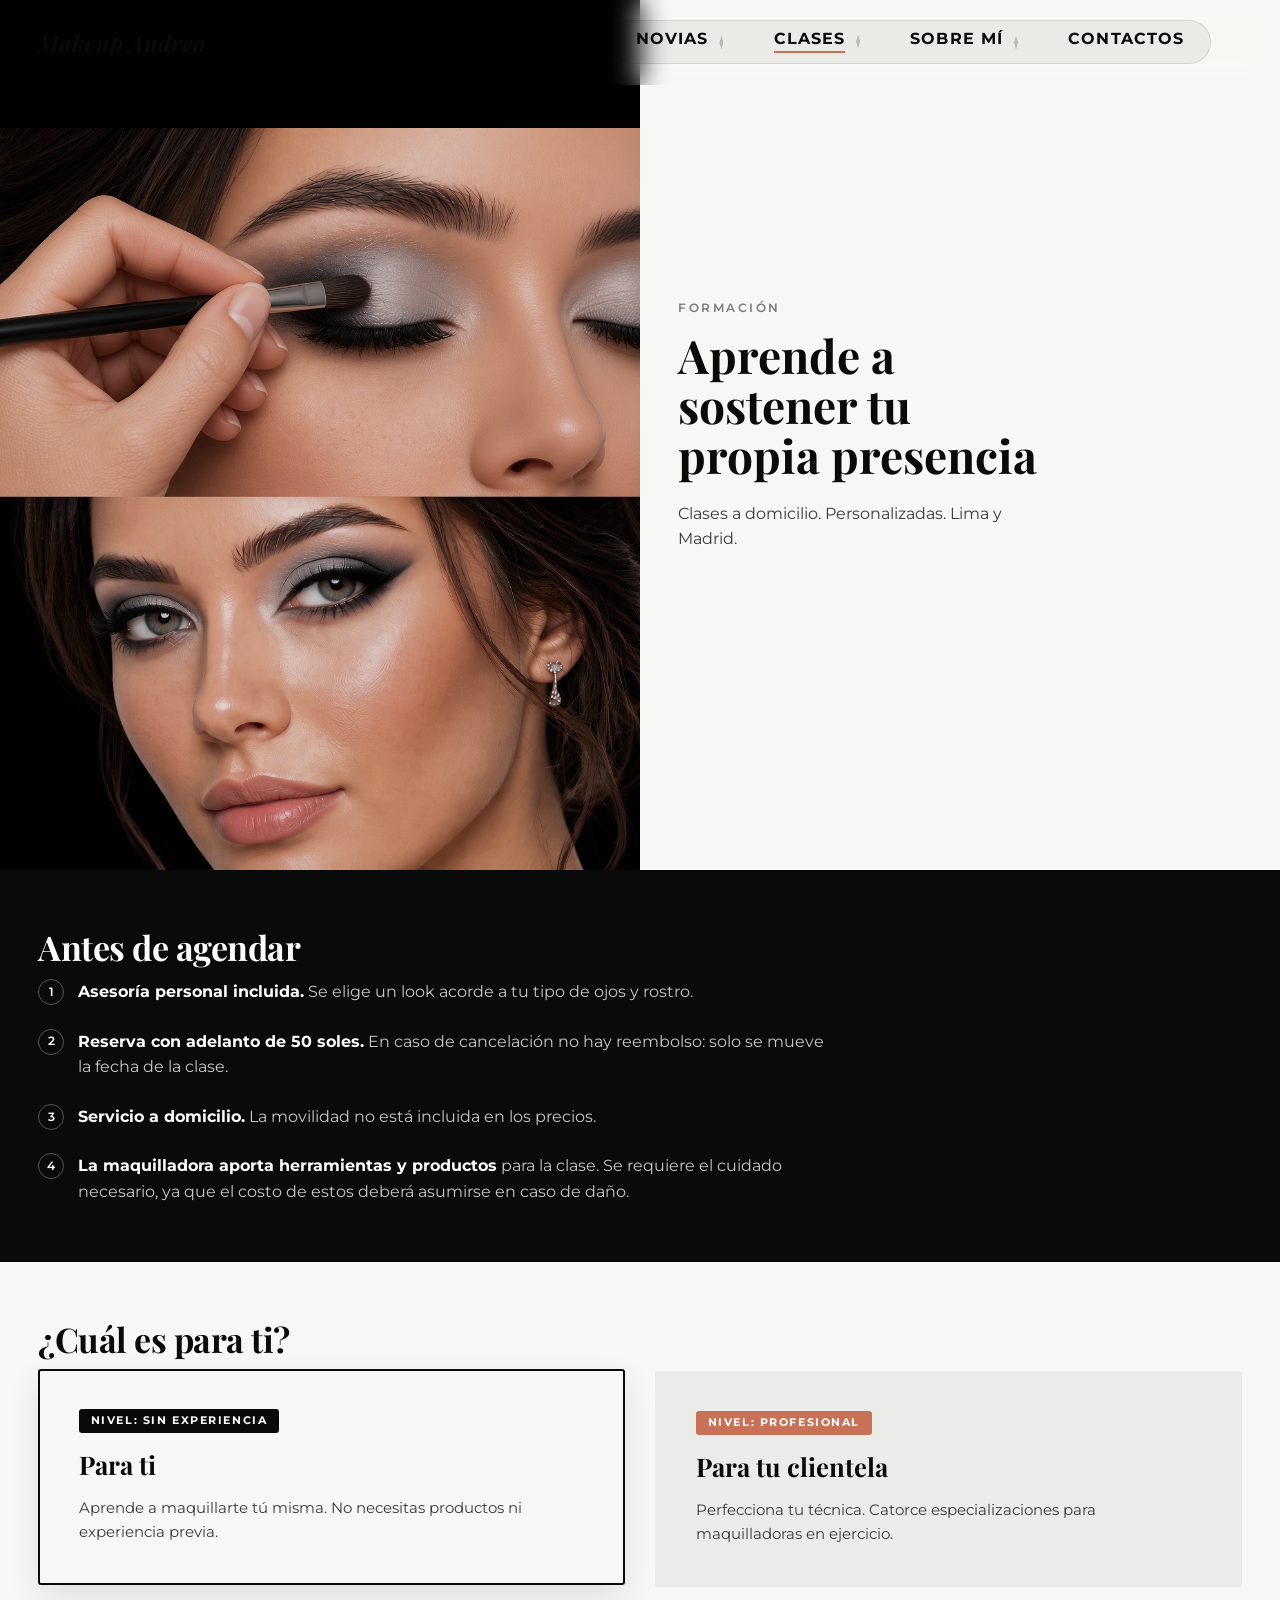
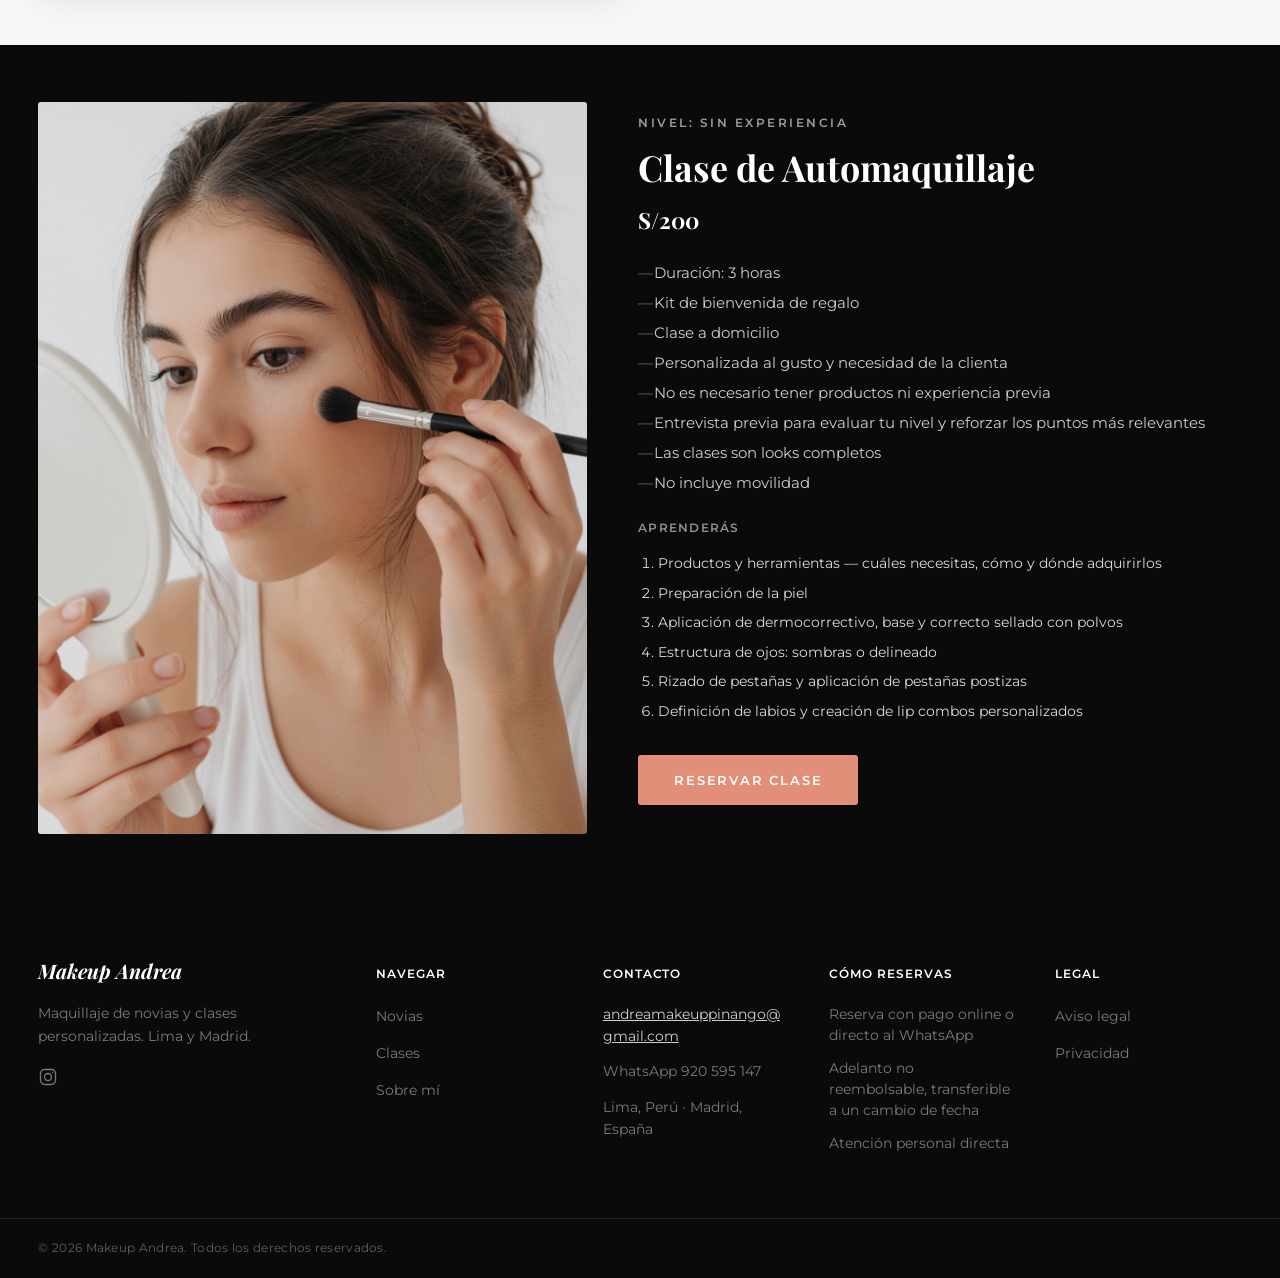
<file: clases.html>
<!DOCTYPE html>
<html lang="es">
<head>
  <meta charset="UTF-8">
  <meta name="viewport" content="width=device-width, initial-scale=1">

  <!-- ===== DOMINIO SEO ===== -->
  <!-- Rellena aquí: <title>, meta description, canonical, Open Graph, Twitter Card.
       Página = servicio presencial (clases de maquillaje). Sin Product schema —
       valorar LocalBusiness/Course/Service si aplica. Front no toca este bloque. -->
  <!-- ===== FIN bloque SEO ===== -->

  <link rel="preconnect" href="https://fonts.googleapis.com">
  <link rel="preconnect" href="https://fonts.gstatic.com" crossorigin>
  <link href="https://fonts.googleapis.com/css2?family=Playfair+Display:ital,wght@0,400;0,700;0,900;1,400&family=Montserrat:wght@400;500;600;700&display=swap" rel="stylesheet">
  <link rel="stylesheet" href="style.css">
</head>
<body>

  <!-- ===== 1 · HEADER (reutilizado del home, ver comentario completo en index.html) ===== -->
  <header class="site-header" id="site-header">
    <div class="site-header__inner">

      <a class="header-logo" href="index.html" aria-label="Makeup Andrea inicio">
        <span class="header-logo__wordmark">Makeup Andrea</span>
      </a>

      <nav class="nav-cluster" aria-label="Navegación principal">
        <a class="nav-link" href="novias.html">Novias</a>
        <a class="nav-link nav-link--active" href="clases.html" aria-current="page">Clases</a>
        <a class="nav-link" href="sobre-mi.html">Sobre mí</a>
        <a class="nav-link" href="#site-footer">Contactos</a>
      </nav>

      <div class="header-right">
        <button class="menu-toggle" id="btn-menu" aria-label="Abrir menú" aria-expanded="false" aria-controls="menu-panel">
          <svg viewBox="0 0 24 24" width="24" height="24" fill="none" stroke="currentColor" stroke-width="2" aria-hidden="true"><line x1="3" y1="6" x2="21" y2="6"/><line x1="3" y1="12" x2="21" y2="12"/><line x1="3" y1="18" x2="21" y2="18"/></svg>
        </button>
      </div>

    </div>
  </header>

  <!-- ===== MENÚ MÓVIL (reutilizado del home) ===== -->
  <div class="menu-backdrop" id="menu-backdrop" hidden></div>
  <aside class="menu-panel" id="menu-panel" aria-label="Menú de navegación" aria-hidden="true">
    <div class="menu-top">
      <span class="header-logo__wordmark">Makeup Andrea</span>
      <button class="menu-close" id="btn-menu-close" aria-label="Cerrar menú">✕</button>
    </div>
    <nav class="menu-primary" aria-label="Navegación principal">
      <a href="index.html">Inicio</a>
      <a href="novias.html">Novias</a>
      <a href="clases.html" aria-current="page">Clases</a>
      <a href="sobre-mi.html">Sobre mí</a>
      <a href="#site-footer">Contactos</a>
    </nav>
    <a href="https://api.whatsapp.com/send/?phone=393514383265&amp;text&amp;type=phone_number&amp;app_absent=0" target="_blank" rel="noopener noreferrer" class="btn-editorial btn-editorial--solid menu-cta">Reservar</a>
  </aside>

  <main>

    <!-- ===== 2.1 · HERO CLASES ===== -->
    <!-- Mismo tratamiento que hero-novias: foto fuente vertical → dos bloques (imagen + panel de texto),
         no panorámico full-bleed. Sin CTA en el hero (no lo pide el briefing). -->
    <section class="hero-clases" id="hero-clases" aria-labelledby="hero-clases-titulo">
      <div class="hero-clases__grid">
        <div class="hero-clases__media">
          <img src="assets/clases/hero.webp" alt="Antes y después de la aplicación de sombra de ojos ahumada" loading="eager" fetchpriority="high">
        </div>
        <div class="hero-clases__content">
          <p class="eyebrow">FORMACIÓN</p>
          <!-- ⚠️ H1 provisional — placeholder briefing [TITULAR_CLASES], pendiente copy definitivo -->
          <h1 id="hero-clases-titulo">Aprende a sostener tu propia presencia</h1>
          <p class="hero-clases__sub">Clases a domicilio. Personalizadas. Lima y Madrid.</p>
        </div>
      </div>
    </section>

    <!-- ===== 2.2 · CONDICIONES-CLASES — Antes de agendar (OSCURO) ===== -->
    <!-- Movida debajo del hero (petición directa de Paul): legible de antemano, antes de que la clienta
         llegue al selector de clases. Distintas de novias.html: NO existe el recargo del 25% antes de
         las 7 AM; SÍ existe la cláusula de responsabilidad sobre productos y herramientas de la
         maquilladora. Reutiliza .condiciones-list (mismo componente visual que novias.html, contenido
         distinto). -->
    <section class="condiciones-clases" id="condiciones-clases" data-bg="dark" aria-labelledby="condiciones-clases-titulo">
      <div class="container">
        <h2 id="condiciones-clases-titulo" class="section-title">Antes de agendar</h2>
        <ol class="condiciones-list">
          <li><strong>Asesoría personal incluida.</strong> Se elige un look acorde a tu tipo de ojos y rostro.</li>
          <li><strong>Reserva con adelanto de 50 soles.</strong> En caso de cancelación no hay reembolso: solo se mueve la fecha de la clase.</li>
          <li><strong>Servicio a domicilio.</strong> La movilidad no está incluida en los precios.</li>
          <li><strong>La maquilladora aporta herramientas y productos</strong> para la clase. Se requiere el cuidado necesario, ya que el costo de estos deberá asumirse en caso de daño.</li>
        </ol>
      </div>
    </section>

    <!-- ===== 2.3 · SELECTOR — ¿Cuál es para ti? (CLARO) ===== -->
    <!-- Sección crítica: mismo precio (S/200) y duración (3h) para públicos opuestos. Separación visual
         fuerte obligatoria (dominio CSS) para que nadie se apunte a la clase equivocada. Cada tarjeta
         es un ancla real a su sección — funciona sin JS. -->
    <section class="selector" id="selector" data-bg="light" aria-labelledby="selector-titulo">
      <div class="container">
        <h2 id="selector-titulo" class="section-title">¿Cuál es para ti?</h2>
        <div class="selector-grid">
          <a href="#automaquillaje" class="selector-card">
            <span class="selector-card__level">NIVEL: SIN EXPERIENCIA</span>
            <h3 class="selector-card__title">Para ti</h3>
            <p class="selector-card__desc">Aprende a maquillarte tú misma. No necesitas productos ni experiencia previa.</p>
          </a>
          <a href="#perfeccionamiento" class="selector-card">
            <span class="selector-card__level">NIVEL: PROFESIONAL</span>
            <h3 class="selector-card__title">Para tu clientela</h3>
            <p class="selector-card__desc">Perfecciona tu técnica. Catorce especializaciones para maquilladoras en ejercicio.</p>
          </a>
        </div>
      </div>
    </section>

    <!-- ===== 2.4 · AUTOMAQUILLAJE — Clase de Automaquillaje · S/200 (OSCURO) ===== -->
    <section class="automaquillaje" id="automaquillaje" data-bg="dark" aria-labelledby="automaquillaje-titulo">
      <div class="container automaquillaje-grid">
        <div class="automaquillaje-media">
          <img src="assets/clases/maquillaje-principiante.webp" alt="Mujer aplicándose maquillaje frente a un espejo de mano" loading="lazy">
        </div>
        <div class="automaquillaje-content">
          <p class="eyebrow">NIVEL: SIN EXPERIENCIA</p>
          <h2 id="automaquillaje-titulo">Clase de Automaquillaje</h2>
          <p class="automaquillaje-price">S/200</p>
          <ul class="automaquillaje-ficha">
            <li>Duración: 3 horas</li>
            <li>Kit de bienvenida de regalo</li>
            <li>Clase a domicilio</li>
            <li>Personalizada al gusto y necesidad de la clienta</li>
            <li>No es necesario tener productos ni experiencia previa</li>
            <li>Entrevista previa para evaluar tu nivel y reforzar los puntos más relevantes</li>
            <li>Las clases son looks completos</li>
            <li>No incluye movilidad</li>
          </ul>
          <h3 class="automaquillaje-subtitle">Aprenderás</h3>
          <ol class="automaquillaje-temario">
            <li>Productos y herramientas — cuáles necesitas, cómo y dónde adquirirlos</li>
            <li>Preparación de la piel</li>
            <li>Aplicación de dermocorrectivo, base y correcto sellado con polvos</li>
            <li>Estructura de ojos: sombras o delineado</li>
            <li>Rizado de pestañas y aplicación de pestañas postizas</li>
            <li>Definición de labios y creación de lip combos personalizados</li>
          </ol>
          <a href="https://api.whatsapp.com/send/?phone=393514383265&amp;text&amp;type=phone_number&amp;app_absent=0" target="_blank" rel="noopener noreferrer" class="btn-editorial btn-editorial--solid">RESERVAR CLASE</a>
        </div>
      </div>
    </section>

    <!-- ===== 2.5 · PERFECCIONAMIENTO — Clases para Maquilladoras · S/200 (CLARO) ===== -->
    <!-- Diferencia frente a Automaquillaje: SIN kit de bienvenida (no inventar equivalencias).
         Temario de 14 especializaciones: lista PLANA (una sola <ul>, sin sub-agrupar en 3 <ul> fijas)
         a propósito — el briefing autoriza a CSS a rebalancear la distribución visual en columnas
         (2/8/4 no es obligatorio, cualquier reparto vale) SIEMPRE que el contenido no cambie. Agrupar
         en 3 listas separadas en HTML habría fijado la distribución y quitado esa libertad a CSS. -->
    <section class="perfeccionamiento" id="perfeccionamiento" data-bg="light" aria-labelledby="perfeccionamiento-titulo">
      <div class="container perfeccionamiento-grid">
        <div class="perfeccionamiento-media">
          <img src="assets/clases/maquillaje-profesional.webp" alt="Maquilladora profesional aplicando sombra ahumada a una clienta" loading="lazy">
        </div>
        <div class="perfeccionamiento-content">
          <p class="eyebrow">NIVEL: PROFESIONAL</p>
          <h2 id="perfeccionamiento-titulo">Clases para Maquilladoras</h2>
          <p class="perfeccionamiento-price">S/200</p>
          <ul class="perfeccionamiento-ficha">
            <li>Duración: 3 horas</li>
            <li>Clase a domicilio</li>
            <li>Personalizada al gusto y necesidad de la clienta</li>
            <li>Entrevista previa para evaluar tu nivel y reforzar los puntos más relevantes</li>
            <li>Las clases son looks completos</li>
            <li>No incluye movilidad</li>
          </ul>
          <h3 class="perfeccionamiento-subtitle">Temario — 14 especializaciones</h3>
          <ul class="perfeccionamiento-temario">
            <li>Piel perfecta</li>
            <li>Piel madura</li>
            <li>Diseño de cejas</li>
            <li>V extendida</li>
            <li>U invertida</li>
            <li>Cut crease</li>
            <li>Halo eyes</li>
            <li>Smokey eyes</li>
            <li>Delineado de ojos y labios</li>
            <li>Tendencias del año</li>
            <li>Técnica de pestañas</li>
            <li>Delineados gráficos</li>
            <li>Editorial</li>
            <li>Look wet glossy</li>
          </ul>
          <a href="https://api.whatsapp.com/send/?phone=393514383265&amp;text&amp;type=phone_number&amp;app_absent=0" target="_blank" rel="noopener noreferrer" class="btn-editorial btn-editorial--solid">RESERVAR CLASE</a>
        </div>
      </div>
    </section>

  </main>

  <!-- ===== FOOTER (reutilizado del home) ===== -->
  <footer class="site-footer" id="site-footer">
    <div class="site-footer__main">
      <div class="container site-footer__grid">

        <!-- Columna 1 — Marca -->
        <div class="footer-col footer-col--brand">
          <div class="footer-col__brand-logo">
            <span class="footer-col__brand-name">Makeup Andrea</span>
          </div>
          <p class="footer-col__desc">
            Maquillaje de novias y clases personalizadas. Lima y Madrid.
          </p>
          <ul class="footer-social" aria-label="Síguenos en redes sociales">
            <li>
              <a href="https://www.instagram.com/makeup.andrea.ps/" aria-label="Instagram">
                <svg class="footer-social__icon" viewBox="0 0 24 24" width="20" height="20" fill="none" stroke="currentColor" stroke-width="1.6" aria-hidden="true">
                  <rect x="3" y="3" width="18" height="18" rx="5"/>
                  <circle cx="12" cy="12" r="4.2"/>
                  <circle cx="17.3" cy="6.7" r="0.9" fill="currentColor" stroke="none"/>
                </svg>
              </a>
            </li>
          </ul>
        </div>

        <!-- Columna 2 — Navegar -->
        <nav class="footer-col" aria-label="Navegar">
          <h2 class="footer-col__title">Navegar</h2>
          <ul class="footer-col__links">
            <li><a href="novias.html">Novias</a></li>
            <li><a href="clases.html">Clases</a></li>
            <li><a href="sobre-mi.html">Sobre mí</a></li>
          </ul>
        </nav>

        <!-- Columna 3 — Contacto -->
        <div class="footer-col footer-col--contact">
          <h2 class="footer-col__title">Contacto</h2>
          <a class="footer-col__contact-email" href="mailto:andreamakeuppinango@gmail.com">andreamakeuppinango@gmail.com</a>
          <p class="footer-col__contact-hours">WhatsApp 920 595 147</p>
          <p class="footer-col__contact-hours">Lima, Perú · Madrid, España</p>
        </div>

        <!-- Columna — Cómo reservas (trust elements reales, ver comentario completo en index.html) -->
        <div class="footer-col footer-col--trust">
          <h2 class="footer-col__title">Cómo reservas</h2>
          <ul class="footer-col__links footer-col__links--plain">
            <li>Reserva con pago online o directo al WhatsApp</li>
            <li>Adelanto no reembolsable, transferible a un cambio de fecha</li>
            <li>Atención personal directa</li>
          </ul>
        </div>

        <!-- Columna 4 — Legal -->
        <nav class="footer-col" aria-label="Legal">
          <h2 class="footer-col__title">Legal</h2>
          <ul class="footer-col__links">
            <li><a href="LEGAL_PENDIENTE" data-legal-pendiente="LEGAL_ANDREA">Aviso legal</a></li>
            <li><a href="LEGAL_PENDIENTE" data-legal-pendiente="LEGAL_ANDREA">Privacidad</a></li>
          </ul>
        </nav>

      </div>
    </div>

    <div class="site-footer__bottom">
      <div class="container">
        <span class="site-footer__copy">© <span id="footer-year">2026</span> Makeup Andrea. Todos los derechos reservados.</span>
      </div>
    </div>
  </footer>

  <!-- ===== DOMINIO SEO: JSON-LD ===== -->
  <!-- Front no toca este bloque. -->
  <!-- ===== FIN JSON-LD SEO ===== -->

  <script type="module" defer src="main.js"></script>
</body>
</html>
</file>
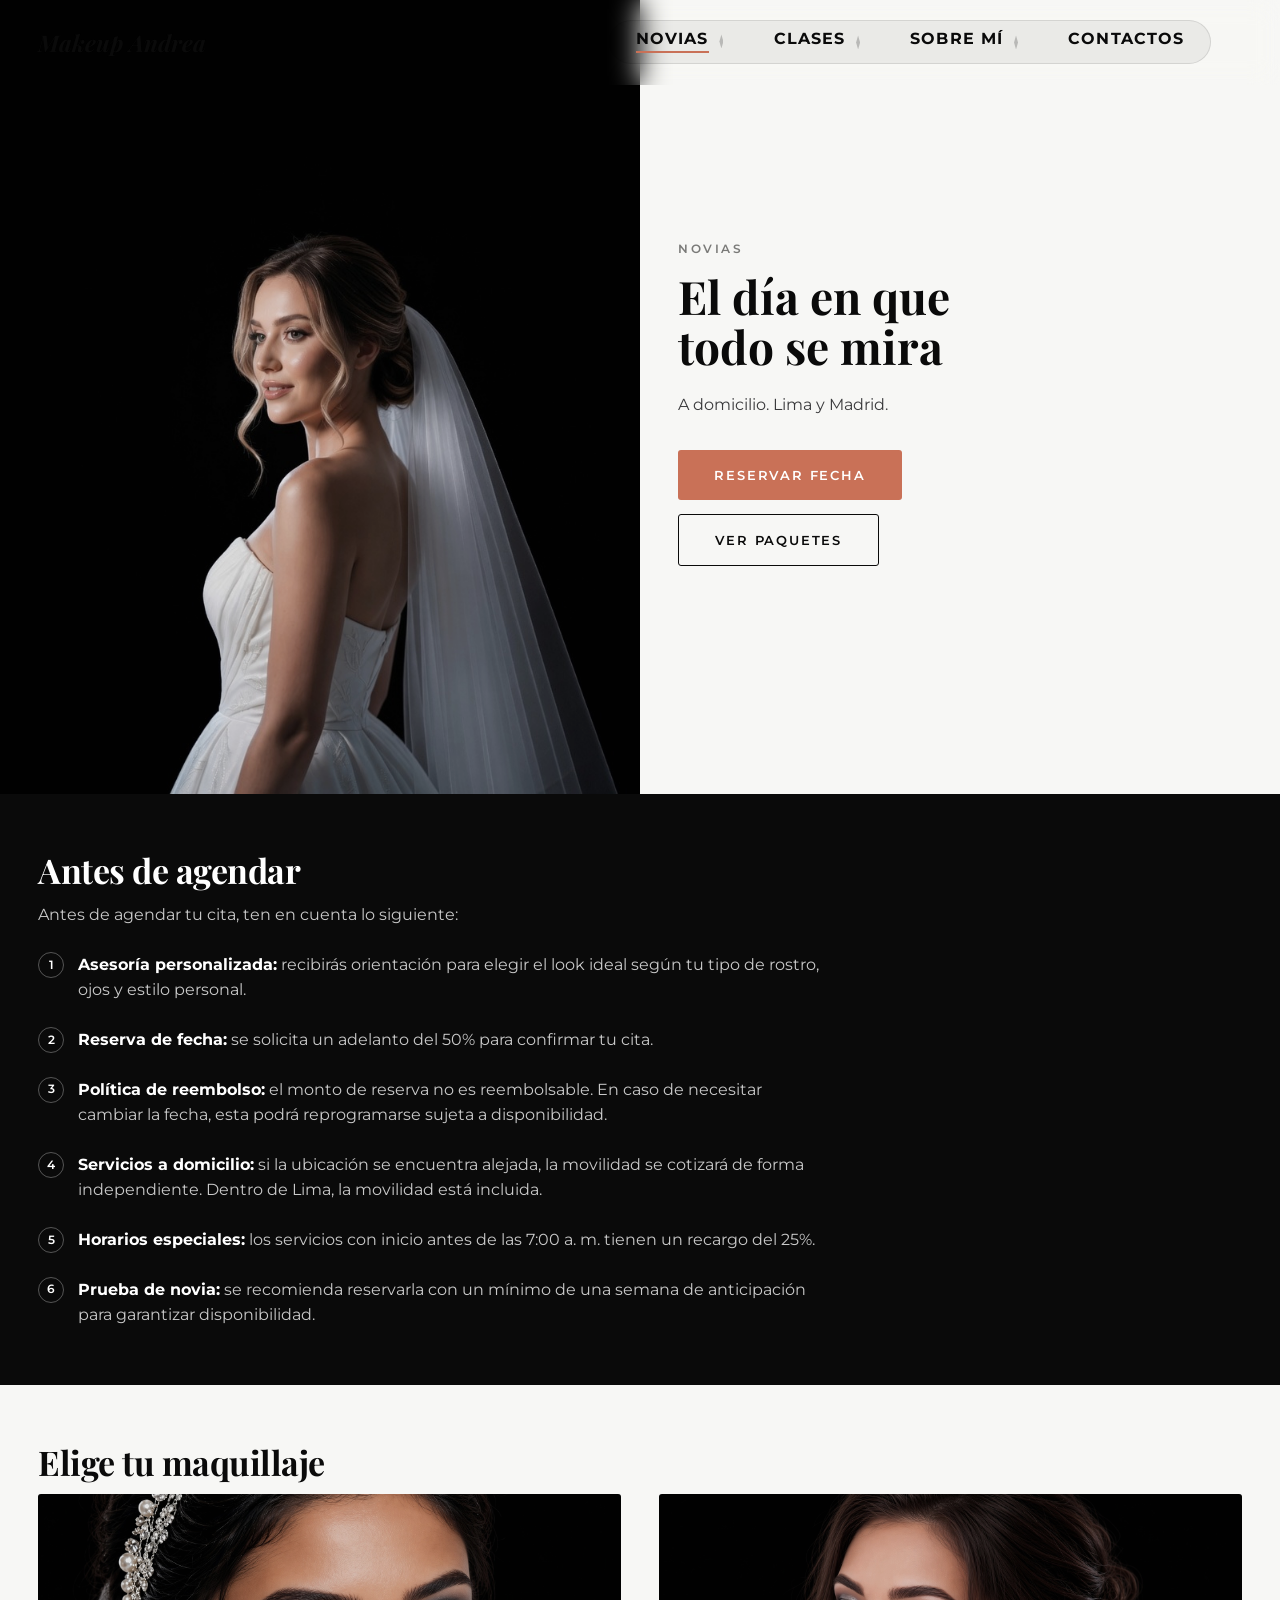
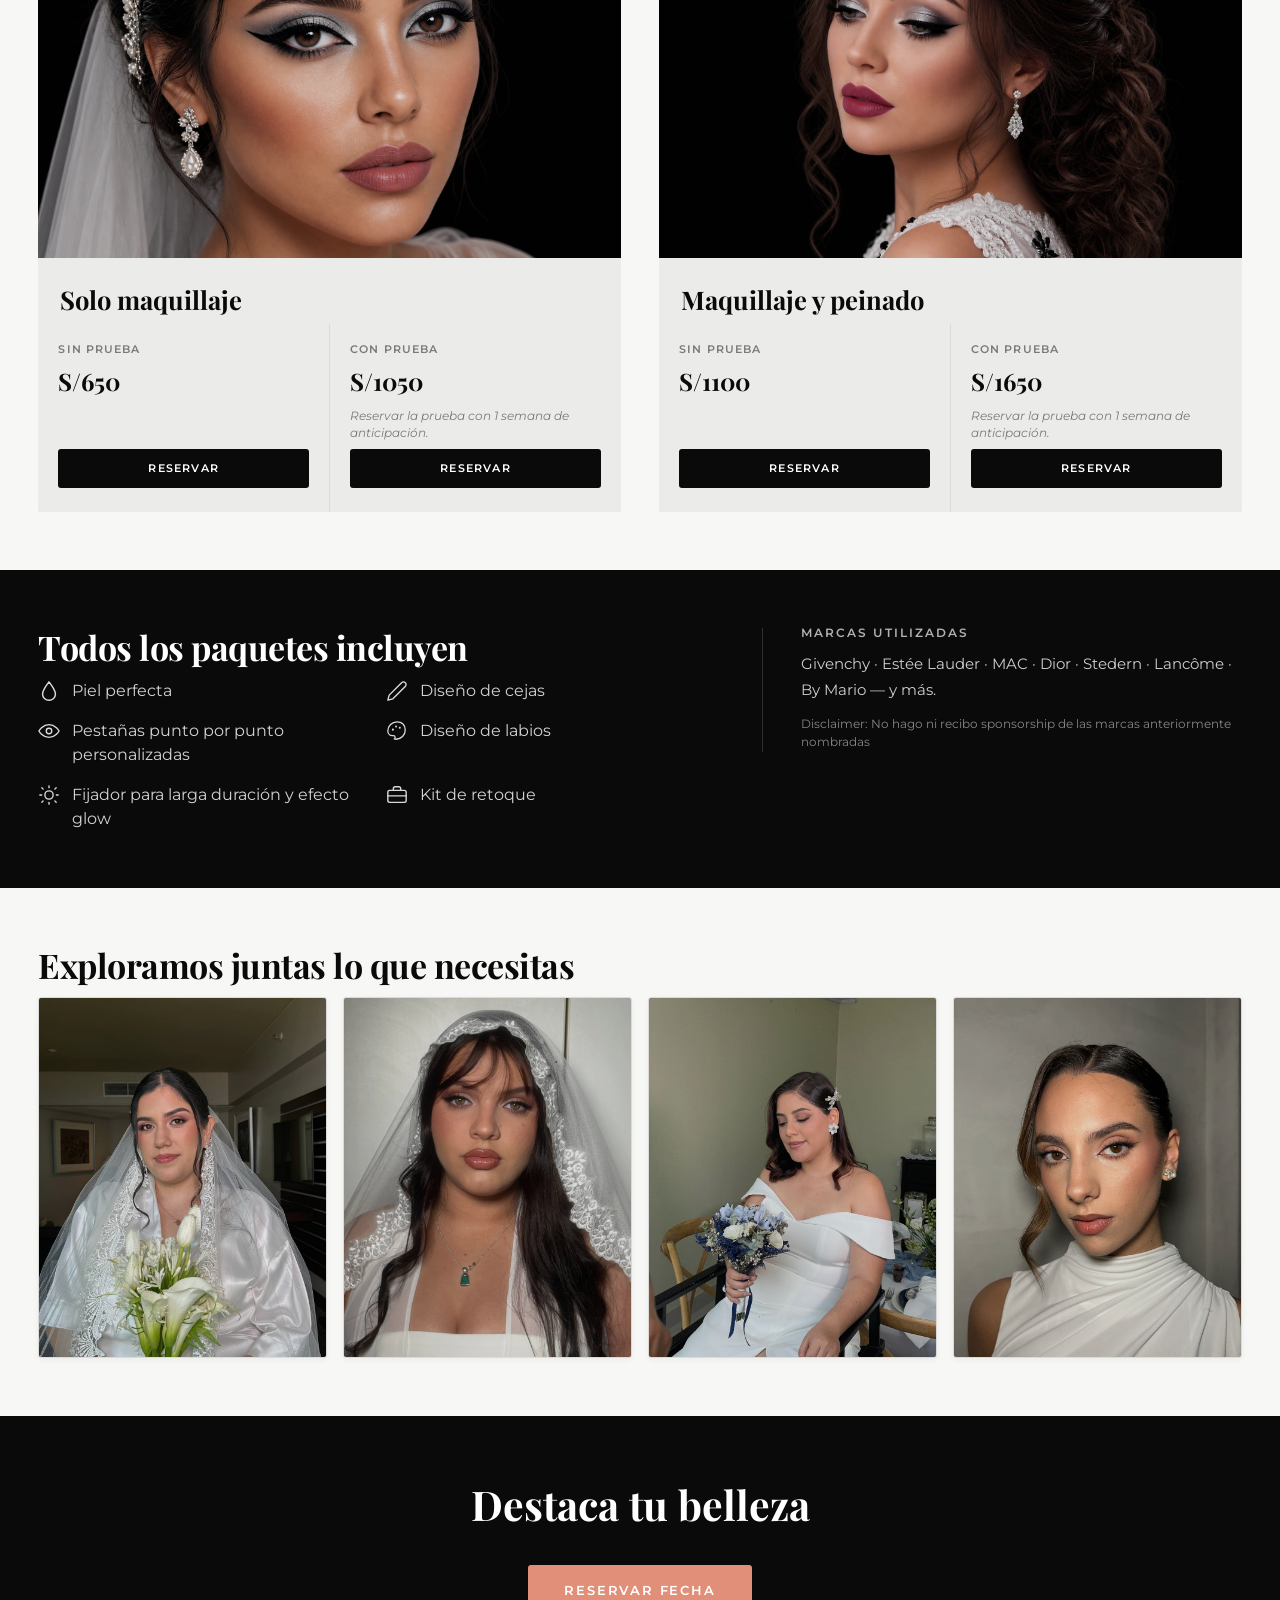
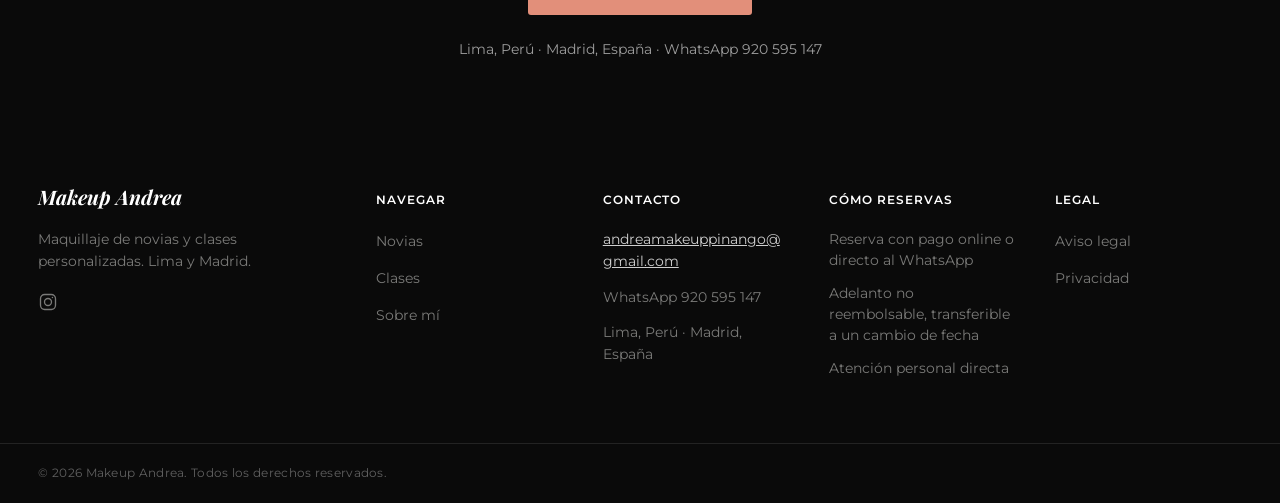
<file: novias.html>
<!DOCTYPE html>
<html lang="es">
<head>
  <meta charset="UTF-8">
  <meta name="viewport" content="width=device-width, initial-scale=1">

  <!-- ===== DOMINIO SEO ===== -->
  <!-- Rellena aquí: <title>, meta description, canonical, Open Graph, Twitter Card.
       Página = servicio presencial (maquillaje de novias). Sin Product schema —
       valorar LocalBusiness/Service si aplica. Front no toca este bloque. -->
  <!-- ===== FIN bloque SEO ===== -->

  <link rel="preconnect" href="https://fonts.googleapis.com">
  <link rel="preconnect" href="https://fonts.gstatic.com" crossorigin>
  <link href="https://fonts.googleapis.com/css2?family=Playfair+Display:ital,wght@0,400;0,700;0,900;1,400&family=Montserrat:wght@400;500;600;700&display=swap" rel="stylesheet">
  <link rel="stylesheet" href="style.css">
</head>
<body>

  <!-- ===== 1 · HEADER (reutilizado del home, ver comentario completo en index.html) ===== -->
  <header class="site-header" id="site-header">
    <div class="site-header__inner">

      <a class="header-logo" href="index.html" aria-label="Makeup Andrea inicio">
        <span class="header-logo__wordmark">Makeup Andrea</span>
      </a>

      <nav class="nav-cluster" aria-label="Navegación principal">
        <a class="nav-link nav-link--active" href="novias.html" aria-current="page">Novias</a>
        <a class="nav-link" href="clases.html">Clases</a>
        <a class="nav-link" href="sobre-mi.html">Sobre mí</a>
        <a class="nav-link" href="#site-footer">Contactos</a>
      </nav>

      <div class="header-right">
        <button class="menu-toggle" id="btn-menu" aria-label="Abrir menú" aria-expanded="false" aria-controls="menu-panel">
          <svg viewBox="0 0 24 24" width="24" height="24" fill="none" stroke="currentColor" stroke-width="2" aria-hidden="true"><line x1="3" y1="6" x2="21" y2="6"/><line x1="3" y1="12" x2="21" y2="12"/><line x1="3" y1="18" x2="21" y2="18"/></svg>
        </button>
      </div>

    </div>
  </header>

  <!-- ===== MENÚ MÓVIL (reutilizado del home) ===== -->
  <div class="menu-backdrop" id="menu-backdrop" hidden></div>
  <aside class="menu-panel" id="menu-panel" aria-label="Menú de navegación" aria-hidden="true">
    <div class="menu-top">
      <span class="header-logo__wordmark">Makeup Andrea</span>
      <button class="menu-close" id="btn-menu-close" aria-label="Cerrar menú">✕</button>
    </div>
    <nav class="menu-primary" aria-label="Navegación principal">
      <a href="index.html">Inicio</a>
      <a href="novias.html" aria-current="page">Novias</a>
      <a href="clases.html">Clases</a>
      <a href="sobre-mi.html">Sobre mí</a>
      <a href="#site-footer">Contactos</a>
    </nav>
    <a href="https://api.whatsapp.com/send/?phone=393514383265&amp;text&amp;type=phone_number&amp;app_absent=0" target="_blank" rel="noopener noreferrer" class="btn-editorial btn-editorial--solid menu-cta">Reservar</a>
  </aside>

  <main>

    <!-- ===== 1.1 · HERO NOVIAS ===== -->
    <!-- Foto fuente vertical (A4/retrato) — hero en dos bloques (imagen + panel de texto), NO panorámico
         full-bleed. Mismo patrón estructural que .spotlight-grid/.story-grid. Necesita CSS: .hero-novias__grid
         (2 columnas desktop, apiladas en móvil), .hero-novias__media (aspect-ratio fijado, object-fit:cover). -->
    <section class="hero-novias" id="hero-novias" aria-labelledby="hero-novias-titulo">
      <div class="hero-novias__grid">
        <div class="hero-novias__media">
          <img src="assets/novias/hero.webp" alt="[ALT_PENDIENTE]" loading="eager" fetchpriority="high">
        </div>
        <div class="hero-novias__content">
          <p class="eyebrow">NOVIAS</p>
          <!-- ⚠️ H1 provisional — placeholder briefing [TITULAR_NOVIAS], pendiente copy definitivo -->
          <h1 id="hero-novias-titulo">El día en que todo se mira</h1>
          <p class="hero-novias__sub">A domicilio. Lima y Madrid.</p>
          <div class="hero-novias__cta">
            <a href="https://api.whatsapp.com/send/?phone=393514383265&amp;text&amp;type=phone_number&amp;app_absent=0" target="_blank" rel="noopener noreferrer" class="btn-editorial btn-editorial--solid">RESERVAR FECHA</a>
            <a href="#paquetes" class="btn-editorial btn-editorial--ghost">VER PAQUETES</a>
          </div>
        </div>
      </div>
    </section>

    <!-- ===== 1.3 · CONDICIONES — Antes de agendar (OSCURO) ===== -->
    <!-- Va ARRIBA de los precios (filtra antes de ilusionar con un paquete). Punto 4 (recargo 25% antes
         de las 7 AM) es EXCLUSIVO de esta página — no aparece en clases.html. -->
    <section class="condiciones" id="condiciones" data-bg="dark" aria-labelledby="condiciones-titulo">
      <div class="container">
        <h2 id="condiciones-titulo" class="section-title">Antes de agendar</h2>
        <p class="condiciones-intro">Antes de agendar tu cita, ten en cuenta lo siguiente:</p>
        <ol class="condiciones-list">
          <li><strong>Asesoría personalizada:</strong> recibirás orientación para elegir el look ideal según tu tipo de rostro, ojos y estilo personal.</li>
          <li><strong>Reserva de fecha:</strong> se solicita un adelanto del 50% para confirmar tu cita.</li>
          <li><strong>Política de reembolso:</strong> el monto de reserva no es reembolsable. En caso de necesitar cambiar la fecha, esta podrá reprogramarse sujeta a disponibilidad.</li>
          <li><strong>Servicios a domicilio:</strong> si la ubicación se encuentra alejada, la movilidad se cotizará de forma independiente. Dentro de Lima, la movilidad está incluida.</li>
          <li><strong>Horarios especiales:</strong> los servicios con inicio antes de las 7:00 a. m. tienen un recargo del 25%.</li>
          <li><strong>Prueba de novia:</strong> se recomienda reservarla con un mínimo de una semana de anticipación para garantizar disponibilidad.</li>
        </ol>
      </div>
    </section>

    <!-- ===== 1.4 · PAQUETES — Elige tu maquillaje (CLARO) ===== -->
    <!-- Díptico (briefing maestro §7, NO 4 tarjetas paralelas): 2 bloques lado a lado (Solo maquillaje /
         Maquillaje y peinado), cada uno con una franja interna de 2 columnas de precio (Sin prueba /
         Con prueba). Precios aditivos: base S/400, +S/100 peinado, +S/200 prueba. Precio en elemento
         propio y aislado (.paquete-precio__valor) para sustituir por [PRECIO_EU] sin tocar el resto.
         No repite aquí movilidad/herramientas/personalización — ya están en #condiciones e #incluye. -->
    <section class="paquetes" id="paquetes" data-bg="light" aria-labelledby="paquetes-titulo">
      <div class="container">
        <h2 id="paquetes-titulo" class="section-title">Elige tu maquillaje</h2>

        <div class="paquetes-diptico">

          <article class="paquete-bloque">
            <div class="paquete-bloque__media">
              <img src="assets/novias/maquillaje-con-prueba" alt="[ALT_PENDIENTE]" loading="lazy">
            </div>
            <h3 class="paquete-bloque__nombre">Solo maquillaje</h3>
            <div class="paquete-bloque__precios">
              <div class="paquete-precio">
                <span class="paquete-precio__label">Sin prueba</span>
                <p class="paquete-precio__valor">S/650</p>
                <a href="https://api.whatsapp.com/send/?phone=393514383265&amp;text&amp;type=phone_number&amp;app_absent=0" target="_blank" rel="noopener noreferrer" class="btn-editorial btn-editorial--solid">RESERVAR</a>
              </div>
              <div class="paquete-precio">
                <span class="paquete-precio__label">Con prueba</span>
                <p class="paquete-precio__valor">S/1050</p>
                <p class="paquete-precio__nota">Reservar la prueba con 1 semana de anticipación.</p>
                <a href="https://api.whatsapp.com/send/?phone=393514383265&amp;text&amp;type=phone_number&amp;app_absent=0" target="_blank" rel="noopener noreferrer" class="btn-editorial btn-editorial--solid">RESERVAR</a>
              </div>
            </div>
          </article>

          <article class="paquete-bloque">
            <div class="paquete-bloque__media">
              <img src="assets/novias/maquillaje-y-peinado-con-prueba.webp" alt="[ALT_PENDIENTE]" loading="lazy">
            </div>
            <h3 class="paquete-bloque__nombre">Maquillaje y peinado</h3>
            <div class="paquete-bloque__precios">
              <div class="paquete-precio">
                <span class="paquete-precio__label">Sin prueba</span>
                <p class="paquete-precio__valor">S/1100</p>
                <a href="https://api.whatsapp.com/send/?phone=393514383265&amp;text&amp;type=phone_number&amp;app_absent=0" target="_blank" rel="noopener noreferrer" class="btn-editorial btn-editorial--solid">RESERVAR</a>
              </div>
              <div class="paquete-precio">
                <span class="paquete-precio__label">Con prueba</span>
                <p class="paquete-precio__valor">S/1650</p>
                <p class="paquete-precio__nota">Reservar la prueba con 1 semana de anticipación.</p>
                <a href="https://api.whatsapp.com/send/?phone=393514383265&amp;text&amp;type=phone_number&amp;app_absent=0" target="_blank" rel="noopener noreferrer" class="btn-editorial btn-editorial--solid">RESERVAR</a>
              </div>
            </div>
          </article>

        </div>
      </div>
    </section>

    <!-- ===== 1.5 · INCLUYE — Todos los paquetes incluyen (OSCURO, 2 columnas) ===== -->
    <!-- Columna B (marcas): tratar como sello de calidad, sin viñetas, separadas por punto medio. -->
    <section class="incluye" id="incluye" data-bg="dark" aria-labelledby="incluye-titulo">
      <div class="container incluye-grid">
        <div class="incluye-col incluye-col--servicio">
          <h2 id="incluye-titulo" class="section-title">Todos los paquetes incluyen</h2>
          <ul class="incluye-servicio-list">
            <li>Piel perfecta</li>
            <li>Diseño de cejas</li>
            <li>Pestañas punto por punto personalizadas</li>
            <li>Diseño de labios</li>
            <li>Fijador para larga duración y efecto glow</li>
            <li>Kit de retoque</li>
          </ul>
        </div>
        <div class="incluye-col incluye-col--marcas">
          <p class="incluye-marcas-label">Marcas utilizadas</p>
          <p class="incluye-marcas-list">Givenchy · Estée Lauder · MAC · Dior · Stedern · Lancôme · By Mario — y más.</p>
          <!-- Bloque de logos reales (mockup pendiente de aprobación de negocio, briefing maestro §7/§9):
               cuando Paul apruebe, el texto de arriba se sustituye por <img> desde assets/img/novias/_mockup/logos/*.svg,
               sin tocar este disclaimer ni el resto de la sección — sigue siendo texto por ahora (estado reversible). -->
          <p class="incluye-marcas-disclaimer">Disclaimer: No hago ni recibo sponsorship de las marcas anteriormente nombradas</p>
        </div>
      </div>
    </section>

    <!-- ===== 1.6 · GALERÍA DE TRABAJOS (CLARO) ===== -->
    <!-- 8 espacios, sin texto superpuesto. Aspect-ratio fijado en CSS (no width/height en <img>: el
         archivo real aún no existe y no debe condicionar el layout — contenedor .galeria-novias__item
         controla proporción). Clase `marco-papel` añadida (briefing maestro v2 §10.3/§6.3): mismo
         tratamiento "marco de papel cálido" que la galería nueva del home — css puede diferenciarlas
         visualmente si hace falta, pero comparten la base. -->
    <section class="galeria-novias" id="galeria-novias" data-bg="light" aria-labelledby="galeria-novias-titulo">
      <div class="container">
        <h2 id="galeria-novias-titulo" class="section-title">Exploramos juntas lo que necesitas</h2>
        <div class="galeria-novias__grid">
          <div class="galeria-novias__item marco-papel"><img src="assets/novias/galeria-1" alt="[ALT_PENDIENTE]" loading="lazy"></div>
          <div class="galeria-novias__item marco-papel"><img src="assets/novias/galeria-2.webp" alt="[ALT_PENDIENTE]" loading="lazy"></div>
          <div class="galeria-novias__item marco-papel"><img src="assets/novias/galeria-3.webp" alt="[ALT_PENDIENTE]" loading="lazy"></div>
          <div class="galeria-novias__item marco-papel"><img src="assets/novias/galeria-4.webp" alt="[ALT_PENDIENTE]" loading="lazy"></div>
        </div>
      </div>
    </section>

    <!-- ===== 1.7 · RESERVA NOVIAS — CTA final (OSCURO) ===== -->
    <section class="reserva-novias" id="reserva-novias" data-bg="dark" aria-labelledby="reserva-novias-titulo">
      <div class="container">
        <!-- ⚠️ Titular provisional — placeholder briefing [CTA_TITULAR_NOVIAS], pendiente copy definitivo -->
        <h2 id="reserva-novias-titulo">Destaca tu belleza</h2>
        <a href="https://api.whatsapp.com/send/?phone=393514383265&amp;text&amp;type=phone_number&amp;app_absent=0" target="_blank" rel="noopener noreferrer" class="btn-editorial btn-editorial--solid">RESERVAR FECHA</a>
        <p class="reserva-novias__micro">Lima, Perú · Madrid, España · WhatsApp 920 595 147</p>
      </div>
    </section>

  </main>

  <!-- ===== FOOTER (reutilizado del home) ===== -->
  <footer class="site-footer" id="site-footer">
    <div class="site-footer__main">
      <div class="container site-footer__grid">

        <!-- Columna 1 — Marca -->
        <div class="footer-col footer-col--brand">
          <div class="footer-col__brand-logo">
            <span class="footer-col__brand-name">Makeup Andrea</span>
          </div>
          <p class="footer-col__desc">
            Maquillaje de novias y clases personalizadas. Lima y Madrid.
          </p>
          <ul class="footer-social" aria-label="Síguenos en redes sociales">
            <li>
              <a href="https://www.instagram.com/makeup.andrea.ps/" aria-label="Instagram">
                <svg class="footer-social__icon" viewBox="0 0 24 24" width="20" height="20" fill="none" stroke="currentColor" stroke-width="1.6" aria-hidden="true">
                  <rect x="3" y="3" width="18" height="18" rx="5"/>
                  <circle cx="12" cy="12" r="4.2"/>
                  <circle cx="17.3" cy="6.7" r="0.9" fill="currentColor" stroke="none"/>
                </svg>
              </a>
            </li>
          </ul>
        </div>

        <!-- Columna 2 — Navegar -->
        <nav class="footer-col" aria-label="Navegar">
          <h2 class="footer-col__title">Navegar</h2>
          <ul class="footer-col__links">
            <li><a href="novias.html">Novias</a></li>
            <li><a href="clases.html">Clases</a></li>
            <li><a href="sobre-mi.html">Sobre mí</a></li>
          </ul>
        </nav>

        <!-- Columna 3 — Contacto -->
        <div class="footer-col footer-col--contact">
          <h2 class="footer-col__title">Contacto</h2>
          <a class="footer-col__contact-email" href="mailto:andreamakeuppinango@gmail.com">andreamakeuppinango@gmail.com</a>
          <p class="footer-col__contact-hours">WhatsApp 920 595 147</p>
          <p class="footer-col__contact-hours">Lima, Perú · Madrid, España</p>
        </div>

        <!-- Columna — Cómo reservas (trust elements reales, ver comentario completo en index.html) -->
        <div class="footer-col footer-col--trust">
          <h2 class="footer-col__title">Cómo reservas</h2>
          <ul class="footer-col__links footer-col__links--plain">
            <li>Reserva con pago online o directo al WhatsApp</li>
            <li>Adelanto no reembolsable, transferible a un cambio de fecha</li>
            <li>Atención personal directa</li>
          </ul>
        </div>

        <!-- Columna 4 — Legal -->
        <nav class="footer-col" aria-label="Legal">
          <h2 class="footer-col__title">Legal</h2>
          <ul class="footer-col__links">
            <li><a href="LEGAL_PENDIENTE" data-legal-pendiente="LEGAL_ANDREA">Aviso legal</a></li>
            <li><a href="LEGAL_PENDIENTE" data-legal-pendiente="LEGAL_ANDREA">Privacidad</a></li>
          </ul>
        </nav>

      </div>
    </div>

    <div class="site-footer__bottom">
      <div class="container">
        <span class="site-footer__copy">© <span id="footer-year">2026</span> Makeup Andrea. Todos los derechos reservados.</span>
      </div>
    </div>
  </footer>

  <!-- ===== DOMINIO SEO: JSON-LD ===== -->
  <!-- Front no toca este bloque. -->
  <!-- ===== FIN JSON-LD SEO ===== -->

  <script type="module" defer src="main.js"></script>
</body>
</html>
</file>
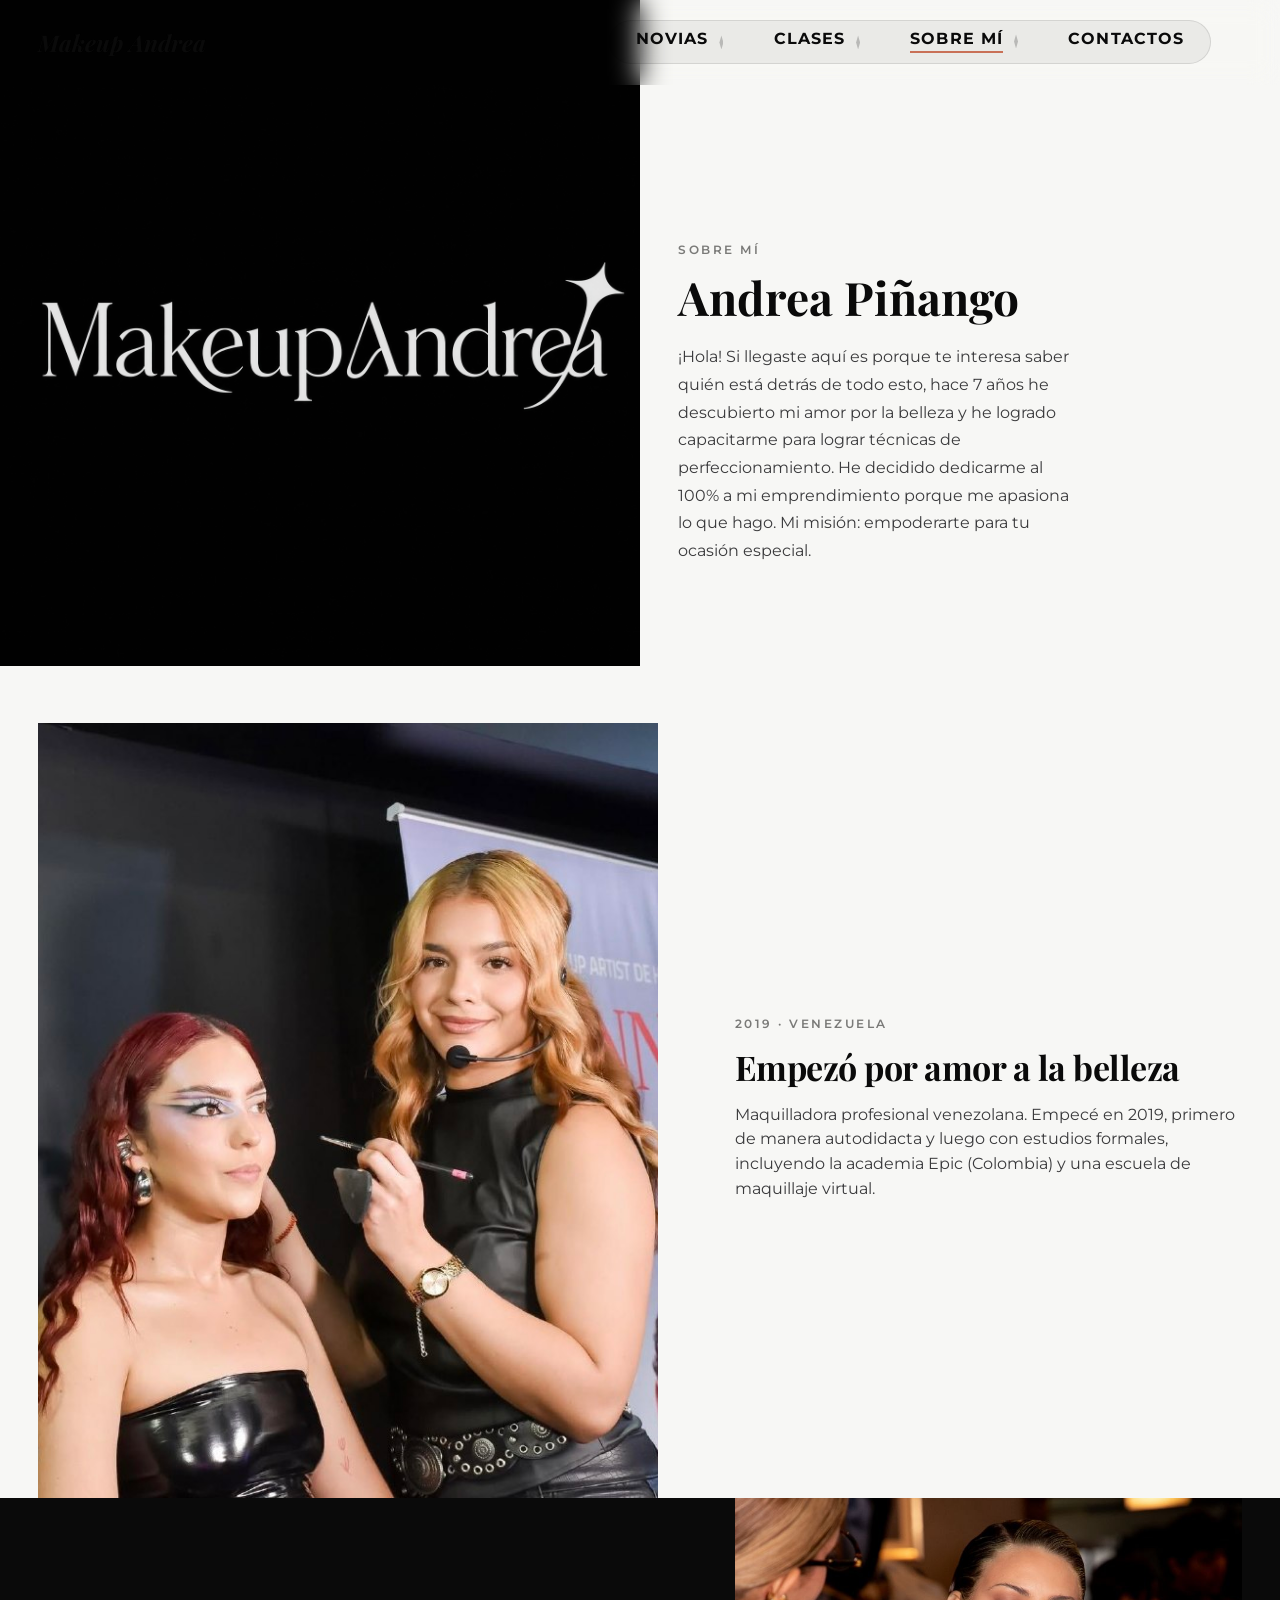
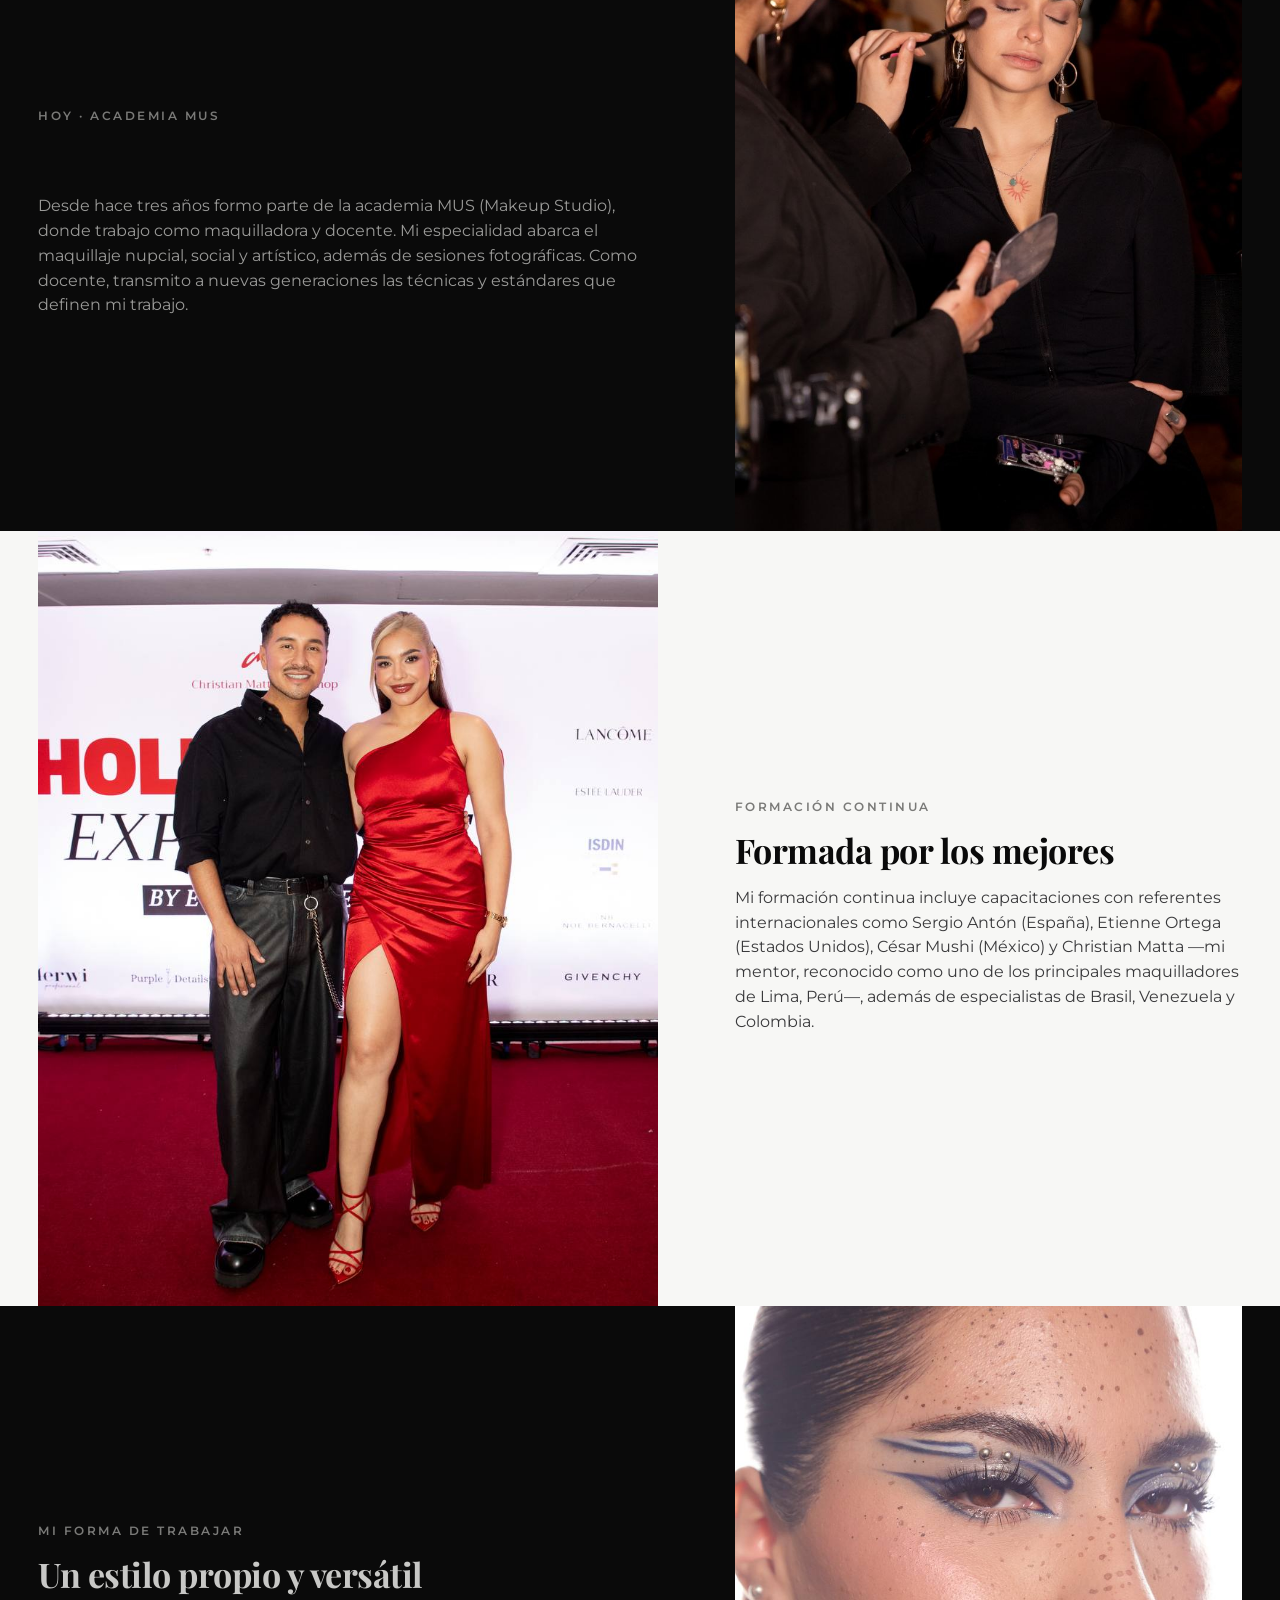
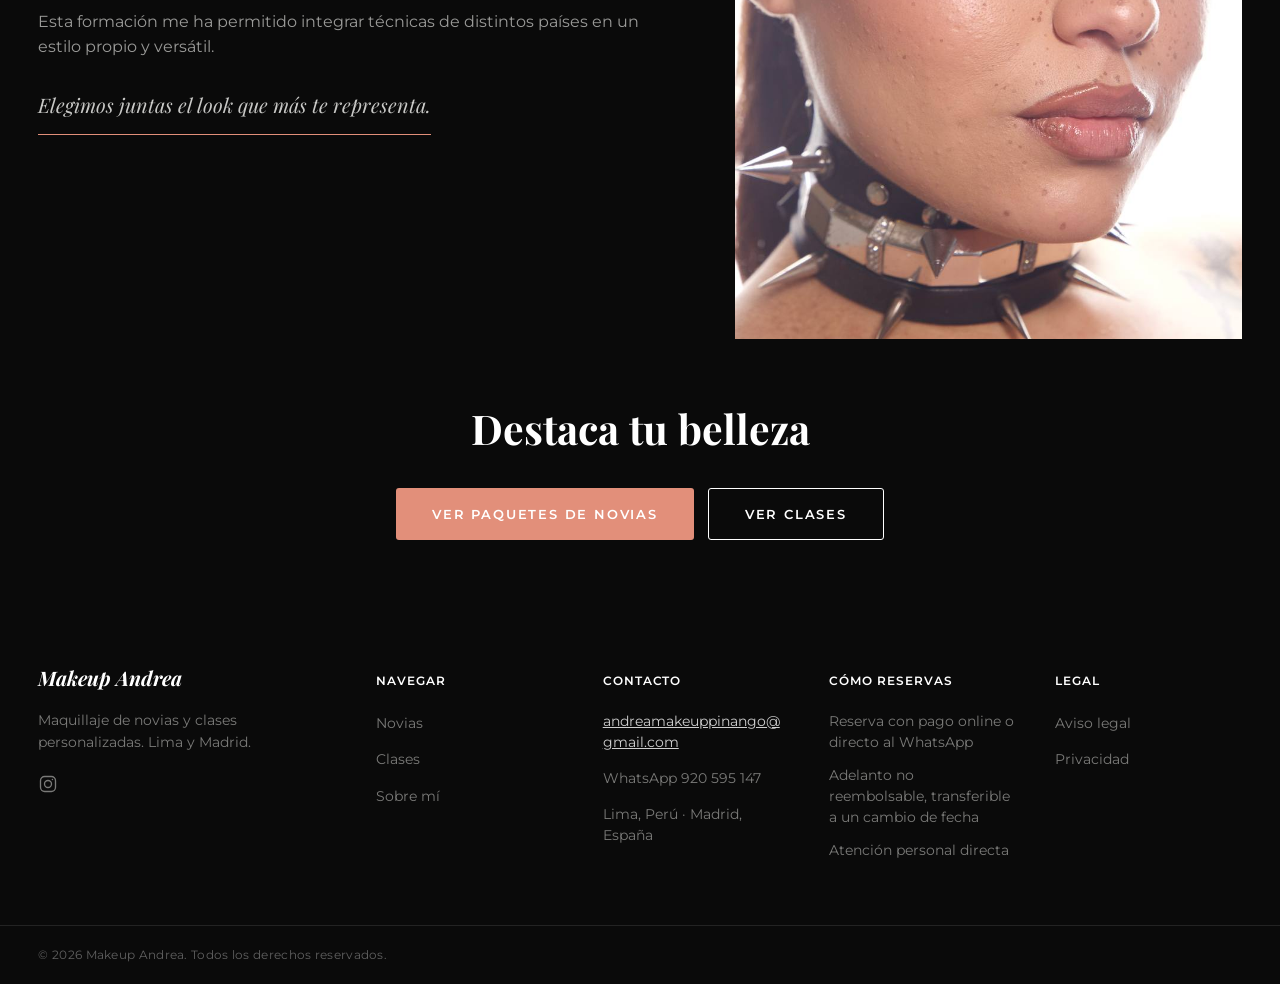
<file: sobre-mi.html>
<!DOCTYPE html>
<html lang="es">
<head>
  <meta charset="UTF-8">
  <meta name="viewport" content="width=device-width, initial-scale=1">

  <!-- ===== DOMINIO SEO ===== -->
  <!-- Rellena aquí: <title>, meta description, canonical, Open Graph, Twitter Card.
       Front no toca este bloque. -->
  <!-- ===== FIN bloque SEO ===== -->

  <link rel="preconnect" href="https://fonts.googleapis.com">
  <link rel="preconnect" href="https://fonts.gstatic.com" crossorigin>
  <link href="https://fonts.googleapis.com/css2?family=Playfair+Display:ital,wght@0,400;0,700;0,900;1,400&family=Montserrat:wght@400;500;600;700&display=swap" rel="stylesheet">
  <link rel="stylesheet" href="style.css">
</head>
<body>

  <!-- ===== 1 · HEADER (reutilizado del home, ver comentario completo en index.html) ===== -->
  <header class="site-header" id="site-header">
    <div class="site-header__inner">

      <a class="header-logo" href="index.html" aria-label="Makeup Andrea inicio">
        <span class="header-logo__wordmark">Makeup Andrea</span>
      </a>

      <nav class="nav-cluster" aria-label="Navegación principal">
        <a class="nav-link" href="novias.html">Novias</a>
        <a class="nav-link" href="clases.html">Clases</a>
        <a class="nav-link nav-link--active" href="sobre-mi.html" aria-current="page">Sobre mí</a>
        <a class="nav-link" href="#site-footer">Contactos</a>
      </nav>

      <div class="header-right">
        <button class="menu-toggle" id="btn-menu" aria-label="Abrir menú" aria-expanded="false" aria-controls="menu-panel">
          <svg viewBox="0 0 24 24" width="24" height="24" fill="none" stroke="currentColor" stroke-width="2" aria-hidden="true"><line x1="3" y1="6" x2="21" y2="6"/><line x1="3" y1="12" x2="21" y2="12"/><line x1="3" y1="18" x2="21" y2="18"/></svg>
        </button>
      </div>

    </div>
  </header>

  <!-- ===== MENÚ MÓVIL (reutilizado del home) ===== -->
  <div class="menu-backdrop" id="menu-backdrop" hidden></div>
  <aside class="menu-panel" id="menu-panel" aria-label="Menú de navegación" aria-hidden="true">
    <div class="menu-top">
      <span class="header-logo__wordmark">Makeup Andrea</span>
      <button class="menu-close" id="btn-menu-close" aria-label="Cerrar menú">✕</button>
    </div>
    <nav class="menu-primary" aria-label="Navegación principal">
      <a href="index.html">Inicio</a>
      <a href="novias.html">Novias</a>
      <a href="clases.html">Clases</a>
      <a href="sobre-mi.html" aria-current="page">Sobre mí</a>
      <a href="#site-footer">Contactos</a>
    </nav>
    <a href="https://api.whatsapp.com/send/?phone=393514383265&amp;text&amp;type=phone_number&amp;app_absent=0" target="_blank" rel="noopener noreferrer" class="btn-editorial btn-editorial--solid menu-cta">Reservar</a>
  </aside>

  <main>

    <!-- ===== 2 · RETRATO + BIO ===== -->
    <!-- Bio = texto real de los PDFs (briefing 2026-08-01), usado tal cual, no Lorem Ipsum.
         [CREDENCIAL_MATTA] ya no está bloqueado — el dato (Christian Matta, mentor, dos T) se
         desbloqueó y ahora vive real en el Capítulo 3 de #historia (abajo). Se retira el <mark>
         de este bio para no duplicar el dato en 2 sitios distintos de la misma página. -->
    <section class="sobre-mi-hero" id="sobre-mi" aria-labelledby="sobre-mi-titulo">
      <div class="sobre-mi-hero__grid">
        <div class="sobre-mi-hero__media">
          <img src="assets/sobre-mi/1.webp" alt="Logotipo de MakeupAndrea" loading="eager" fetchpriority="high">
        </div>
        <div class="sobre-mi-hero__content">
          <p class="eyebrow">SOBRE MÍ</p>
          <h1 id="sobre-mi-titulo">Andrea Piñango</h1>
          <p class="sobre-mi-hero__bio">¡Hola! Si llegaste aquí es porque te interesa saber quién está detrás de todo esto, hace 7 años he descubierto mi amor por la belleza y he logrado capacitarme para lograr técnicas de perfeccionamiento. He decidido dedicarme al 100% a mi emprendimiento porque me apasiona lo que hago. Mi misión: empoderarte para tu ocasión especial.</p>
        </div>
      </div>
    </section>

    <!-- ===== 3 · HISTORIA — 4 capítulos en zig-zag (reemplaza la vieja .credenciales esquelética) =====
         Arco intencional, NO reordenar: origen (2019, autodidacta) → autoridad actual (docente MUS)
         → respaldo internacional (mentores, incluye Christian Matta ya desbloqueado) → filosofía/voz
         ("elegimos juntas"). Zig-zag: cap1 img-izq, cap2 img-der, cap3 img-izq, cap4 img-der — mismo
         patrón de grid que `.artista-intro` del home (style.css ~línea 686), solo que aquí alterna
         lado Y fondo (papel/tinta) en vez de ser siempre claro. CSS/fotos: ver handoff en inbox/css.md
         y pendientes de Paul (fotos reales cap-01..04, alt por foto). -->
    <section class="historia" id="historia" aria-label="La historia de Andrea">

      <!-- CAP 1 · imagen IZQ / texto DER · PAPEL (claro) -->
      <article class="capitulo capitulo--img-izq" data-bg="light">
        <div class="container capitulo__grid">
          <div class="capitulo__media"><img src="assets/sobre-mi/2.webp" alt="Maquillaje editorial realizado en estudio, primer plano de rostro" loading="lazy"></div>
          <div class="capitulo__texto">
            <p class="eyebrow">2019 · Venezuela</p>
            <h2 class="section-title">Empezó por amor a la belleza</h2>
            <p>Maquilladora profesional venezolana. Empecé en 2019, primero de manera autodidacta y luego con estudios formales, incluyendo la academia Epic (Colombia) y una escuela de maquillaje virtual.</p>
          </div>
        </div>
      </article>

      <!-- CAP 2 · texto IZQ / imagen DER · TINTA (oscuro) -->
      <article class="capitulo capitulo--img-der" data-bg="dark">
        <div class="container capitulo__grid">
          <div class="capitulo__media"><img src="assets/sobre-mi/3.webp" alt="Maquilladora aplicando maquillaje a una modelo en backstage, con espejo de mano" loading="lazy"></div>
          <div class="capitulo__texto">
            <p class="eyebrow">Hoy · Academia MUS</p>
            <h2 class="section-title">Maquilladora y docente</h2>
            <p>Desde hace tres años formo parte de la academia MUS (Makeup Studio), donde trabajo como maquilladora y docente. Mi especialidad abarca el maquillaje nupcial, social y artístico, además de sesiones fotográficas. Como docente, transmito a nuevas generaciones las técnicas y estándares que definen mi trabajo.</p>
          </div>
        </div>
      </article>

      <!-- CAP 3 · imagen IZQ / texto DER · PAPEL (claro) -->
      <article class="capitulo capitulo--img-izq" data-bg="light">
        <div class="container capitulo__grid">
          <div class="capitulo__media"><img src="assets/sobre-mi/4.webp" alt="Foto en evento de belleza junto a Christian Matta, con logos de marcas como Lancôme, Estée Lauder y Givenchy de fondo" loading="lazy"></div>
          <div class="capitulo__texto">
            <p class="eyebrow">Formación continua</p>
            <h2 class="section-title">Formada por los mejores</h2>
            <p>Mi formación continua incluye capacitaciones con referentes internacionales como Sergio Antón (España), Etienne Ortega (Estados Unidos), César Mushi (México) y Christian Matta —mi mentor, reconocido como uno de los principales maquilladores de Lima, Perú—, además de especialistas de Brasil, Venezuela y Colombia.</p>
          </div>
        </div>
      </article>

      <!-- CAP 4 · texto IZQ / imagen DER · TINTA (oscuro) -->
      <article class="capitulo capitulo--img-der" data-bg="dark">
        <div class="container capitulo__grid">
          <div class="capitulo__media"><img src="assets/sobre-mi/5.webp" alt="Maquillaje artístico editorial con delineado azul gráfico y pecas resaltadas" loading="lazy"></div>
          <div class="capitulo__texto">
            <p class="eyebrow">Mi forma de trabajar</p>
            <h2 class="section-title">Un estilo propio y versátil</h2>
            <p>Esta formación me ha permitido integrar técnicas de distintos países en un estilo propio y versátil.</p>
            <p class="capitulo__voz">Elegimos juntas el look que más te representa.</p>
          </div>
        </div>
      </article>

    </section>

    <!-- ===== 4 · CIERRE — CTA doble ===== -->
    <!-- H2 corregido de "Lorem ipsum dolor sit amet" (placeholder sin ajustar, no lo que pide el
         brief para copy en decisión abierta) a "Destaca tu belleza" — mismo titular real que ya se
         repite en index.html/novias.html/clases.html para el mismo tipo de bloque (CTA final de
         cierre). Decisión propia por consistencia, documentada en el log de sesión. -->
    <section class="sobre-mi-cierre" id="sobre-mi-cierre" data-bg="dark" aria-labelledby="sobre-mi-cierre-titulo">
      <div class="container">
        <h2 id="sobre-mi-cierre-titulo">Destaca tu belleza</h2>
        <div class="sobre-mi-cierre__cta">
          <a href="novias.html#paquetes" class="btn-editorial btn-editorial--solid">Ver paquetes de novias</a>
          <a href="clases.html" class="btn-editorial btn-editorial--ghost">Ver clases</a>
        </div>
      </div>
    </section>

  </main>

  <!-- ===== 5 · FOOTER (reutilizado del home) ===== -->
  <footer class="site-footer" id="site-footer">
    <div class="site-footer__main">
      <div class="container site-footer__grid">

        <!-- Columna 1 — Marca -->
        <div class="footer-col footer-col--brand">
          <div class="footer-col__brand-logo">
            <span class="footer-col__brand-name">Makeup Andrea</span>
          </div>
          <p class="footer-col__desc">
            Maquillaje de novias y clases personalizadas. Lima y Madrid.
          </p>
          <ul class="footer-social" aria-label="Síguenos en redes sociales">
            <li>
              <a href="https://www.instagram.com/makeup.andrea.ps/" aria-label="Instagram">
                <svg class="footer-social__icon" viewBox="0 0 24 24" width="20" height="20" fill="none" stroke="currentColor" stroke-width="1.6" aria-hidden="true">
                  <rect x="3" y="3" width="18" height="18" rx="5"/>
                  <circle cx="12" cy="12" r="4.2"/>
                  <circle cx="17.3" cy="6.7" r="0.9" fill="currentColor" stroke="none"/>
                </svg>
              </a>
            </li>
          </ul>
        </div>

        <!-- Columna 2 — Navegar -->
        <nav class="footer-col" aria-label="Navegar">
          <h2 class="footer-col__title">Navegar</h2>
          <ul class="footer-col__links">
            <li><a href="novias.html">Novias</a></li>
            <li><a href="clases.html">Clases</a></li>
            <li><a href="sobre-mi.html">Sobre mí</a></li>
          </ul>
        </nav>

        <!-- Columna 3 — Contacto -->
        <div class="footer-col footer-col--contact">
          <h2 class="footer-col__title">Contacto</h2>
          <a class="footer-col__contact-email" href="mailto:andreamakeuppinango@gmail.com">andreamakeuppinango@gmail.com</a>
          <p class="footer-col__contact-hours">WhatsApp 920 595 147</p>
          <p class="footer-col__contact-hours">Lima, Perú · Madrid, España</p>
        </div>

        <!-- Columna — Cómo reservas (trust elements reales, ver comentario completo en index.html) -->
        <div class="footer-col footer-col--trust">
          <h2 class="footer-col__title">Cómo reservas</h2>
          <ul class="footer-col__links footer-col__links--plain">
            <li>Reserva con pago online o directo al WhatsApp</li>
            <li>Adelanto no reembolsable, transferible a un cambio de fecha</li>
            <li>Atención personal directa</li>
          </ul>
        </div>

        <!-- Columna 4 — Legal -->
        <nav class="footer-col" aria-label="Legal">
          <h2 class="footer-col__title">Legal</h2>
          <ul class="footer-col__links">
            <li><a href="LEGAL_PENDIENTE" data-legal-pendiente="LEGAL_ANDREA">Aviso legal</a></li>
            <li><a href="LEGAL_PENDIENTE" data-legal-pendiente="LEGAL_ANDREA">Privacidad</a></li>
          </ul>
        </nav>

      </div>
    </div>

    <div class="site-footer__bottom">
      <div class="container">
        <span class="site-footer__copy">© <span id="footer-year">2026</span> Makeup Andrea. Todos los derechos reservados.</span>
      </div>
    </div>
  </footer>

  <!-- ===== DOMINIO SEO: JSON-LD ===== -->
  <!-- Front no toca este bloque. -->
  <!-- ===== FIN JSON-LD SEO ===== -->

  <script type="module" defer src="main.js"></script>
</body>
</html>
</file>
<file: style.css>
/* ==========================================================================
   MAKEUP ANDREA — sitio independiente (servicios presenciales)
   Sistema visual "Rosewood" (briefing 2026-08-01) — reemplaza por completo la
   paleta roja/B&N de "Controlled Presence" heredada de AP Beauty. Se reutiliza
   la LÓGICA de andreaapbeauty (breakpoints, aspect-ratios, grid, spacing),
   nunca sus valores de color. Playfair Display (titulares) + Montserrat
   (cuerpo, PLACEHOLDER — ver nota junto a --font-body). Mobile-first.
   Regla: nunca dos secciones de fondo oscuro consecutivas (el footer, que
   siempre es oscuro por diseño en todo este ecosistema, queda exento).
   ========================================================================== */

/* --------------------------------------------------------------------------
   Design tokens — Tinta editorial (REPINTADO 2026-08-07, MA-C12, brief
   web/negocios/makeupandrea/BRIEF_REPINTADO_TINTA.md). Reemplaza por completo
   "Sakura" (MA-F7/MA-C8). Negro tinta casi puro + blanco papel frío, contraste
   alto, precisión de imprenta — con un único acento cálido (rosewood, "el
   sello") que es lo que separa el sitio de AP Beauty (brief §0). Es repintado:
   cambian valores de color, estructura/layout/copy/JS no se tocan (brief §1).
   -------------------------------------------------------------------------- */
:root {
  /* Tokens de color oficiales — paleta tinta (brief §2). El acento sigue
     partido en dos según el fondo (regla 60/30/10, §2.1) — --accent-deep sobre
     CLARO, --accent-bright sobre OSCURO. --blush RETIRADO por completo (era
     "atmósfera cálida" — el sistema tinta es B/N + un único acento, sin
     lavados de color secundarios; brief §0 lo pide explícitamente).

     REPINTADO SALMÓN (MA-C32, instrucción directa de Paul, sustituye el
     rosewood de MA-C12 como "el sello" del sitio — MA-C12 decía "SE CONSERVA
     sin cambios", esta instrucción nueva y explícita lo reemplaza a
     propósito, no es un descuido). Un único cambio de VALOR en estos 2
     tokens propaga el salmón a TODO lo que ya consumía accent-deep/
     accent-bright sin tocar cada selector: hero__sello, dots de los 2
     carruseles, "+"/"−" del acordeón FAQ, hovers de tarjetas/links
     (servicio-card, credencial, artista, novias-promo, carrusel__arrow),
     selector-card__level, botones automaquillaje/reserva-novias/paquete. */
  --bg-light:      #F7F7F5;   /* Blanco papel FRÍO — fondos claros, nunca blanco puro #fff */
  --bg-dark:       #0A0A0A;   /* Negro tinta casi puro — fondos oscuros, también alias de texto principal, ver --text-ink */
  --accent-deep:   #C97157;   /* Salmón profundo — uso sobre CLARO. Valor dado literalmente por Paul como "hover/activo, un punto más profundo" del salmón medio; se usa aquí como variante de mayor contraste porque además de servir de hover, funciona sola sobre --bg-light (~3.4:1 con texto 700/1rem, umbral de texto grande) donde el salmón medio solo (accent-bright) no alcanza contraste (~2.1:1) */
  --accent-bright: #E28F7A;   /* Salmón medio — "el sello", ÚNICO acento del sitio (reemplaza rosewood). Uso sobre OSCURO (~6.7:1 contra --bg-dark, de sobra) */
  --ink-mid:       #3A3A3C;   /* gris tinta medio — jerarquía intermedia entre negro pleno y blanco papel, nuevo en este sistema (brief §2.1, "ahora SÍ se puede jerarquizar fuerte") */
  --paper-line:    #DADAD7;   /* líneas de marco/registro sobre papel frío — reemplaza --blush como borde de .marco-papel/.galeria-novias__item (brief §3A, "marcos de registro") */
  --text-muted:    #7A7A78;   /* eyebrows, etiquetas, microtexto — gris FRÍO (antes cálido) */
  --silver:        #C8C8C6;   /* titulares sobre --bg-dark (hero layout B) — plata, nunca blanco puro (evita dureza tipo AP Beauty) */
  --silver-dim:    #9A9A98;   /* plata apagado — texto secundario/itálica de voz sobre --bg-dark */
  --star-gold:     #B8912F;   /* estrellas de rating en .resena-item__estrellas (MA-C26) — convención universal de rating, no compite como "acento de marca" (regla 60/30/10 sigue siendo solo rosewood) */

  /* Glow del CTA (MA-C27, ajustado a salmón en MA-C32) — SOLO para los 2 CTA
     de conversión más importantes del sitio (hero + cierre). MA-C27 lo sacó
     a propósito del sistema rosewood/60-30-10 con un rosa eléctrico propio
     (#FF2E7A) para que destacaran por diseño. MA-C32 (instrucción directa de
     Paul, "reemplaza el rosa eléctrico actual") pide colapsar ESE color
     también al salmón — se alían literalmente a accent-bright/-hover en vez
     de llevar un hex propio: ahora es realmente "UN token" el que gobierna
     todo el acento del sitio, CTA incluido, tal como pidió el punto 1. */
  --cta-glow:       var(--accent-bright);
  --cta-glow-hover: var(--accent-bright-hover);
  /* Halo del glow — un salmón más CLARO/translúcido que el propio botón, para
     que el pulso se lea como luz irradiando y no como un borde duro del
     mismo color del relleno (punto 2 de MA-C32). Tono claro fijo, no derivado
     por cálculo — mismo criterio que --silver/--silver-dim (tonos de rango
     manual, no fórmula). */
  --cta-glow-halo:  #F4C2B0;

  /* Derivados — recalculados para el salmón (MA-C32). accent-bright-hover usa
     el valor EXACTO que dio Paul ("hover/activo, un punto más profundo": el
     mismo #C97157 que ya es --accent-deep — no es casualidad ni duplicado
     por error, es que su "profundo" y nuestro "variante de fondo claro"
     convergen en el mismo tono). accent-deep-hover se calcula oscureciendo
     ese mismo profundo un ~20% más (mismo % que se usaba antes en rosewood),
     no lo dio Paul explícitamente. bg-light-alt/border-light sin cambios,
     no dependen del acento. */
  --text-ink:           var(--bg-dark);   /* alias semántico: texto principal sobre fondo claro */
  --accent-deep-hover:  #A15A46;          /* salmón profundo oscurecido ~20%, :hover sobre relleno accent-deep */
  --accent-bright-hover:#C97157;          /* = --accent-deep; valor dado literalmente por Paul como hover del salmón medio */
  --bg-light-alt:       #EBEBE9;          /* relleno de tarjetas sobre fondo claro (paquete-bloque, selector-card…) — gris neutro frío, ya no tinte cálido hacia --blush (retirado) */
  --border-light:       #DADAD7;          /* líneas/bordes sutiles sobre fondo claro — mismo valor que --paper-line (misma familia "línea sobre papel frío"); token separado por sitio de uso, no por color */

  /* Tipografía */
  --font-display: 'Playfair Display', Georgia, 'Times New Roman', serif;
  /* PLACEHOLDER — pendiente de cierre ("más humanista que Montserrat", briefing 2026-08-01).
     Variable única a propósito: cambiar la tipografía de cuerpo definitiva es
     tocar solo esta línea. No afinar kerning/line-height del body hasta cerrarla. */
  --font-body:    'Montserrat', system-ui, -apple-system, sans-serif;

  /* Ritmo vertical + grid maestro (lógica heredada de andreaapbeauty, sin cambio) */
  --section-pad-y: clamp(40px, 4.5vw, 64px);
  --container-max: 1600px;
  --gutter: clamp(16px, 3vw, 40px);

  /* Banda donde flota el header sobre las fotos de hero (MA-C20/C22) — se SUMA
     al alto del contenedor (MA-C23), no se resta del alto de la foto: la foto
     conserva su tamaño completo, el header gana su espacio propio arriba. */
  --header-gap: clamp(90px, 10vw, 140px);


  /* Radios + sombras — reducidos a esquinas rectas/casi rectas (briefing §10.5:
     "nada de radius-card:14px/radius-pill:50px en botones/cards"). radius-pill
     deja de ser una píldora real: los badges que lo usaban (selector-card__level)
     pasan a esquina casi recta, mismo lenguaje editorial que el resto del sitio. */
  --radius-card: 3px;
  --radius-pill: 3px;
  --radius-soft: 3px;
  --shadow-card: 0 8px 24px rgba(0,0,0,0.06);
  --shadow-hover: 0 12px 32px rgba(0,0,0,0.10);
}

/* --------------------------------------------------------------------------
   Reset
   -------------------------------------------------------------------------- */
*, *::before, *::after { box-sizing: border-box; max-width: 100%; }
/* overflow-x: clip (no `hidden`): no rompe el `position: sticky` del header */
html, body { margin: 0; padding: 0; overflow-x: clip; }
body { font-family: var(--font-body); color: var(--text-ink); background: var(--bg-light); line-height: 1.55; }
img { display: block; max-width: 100%; height: auto; }

.container { width: 100%; max-width: var(--container-max); margin-inline: auto; padding-inline: var(--gutter); }
section { padding-block: var(--section-pad-y); }

/* Estándares de acabado §10.1/§10.5 — aplican a las 4 páginas por ser reglas globales */
h1, h2, h3 { text-wrap: balance; }
::selection { background: var(--accent-deep); color: #fff; }
:focus-visible { outline-color: var(--accent-deep); }

/* Hook de reveals al scroll (§10.4) — CSS provee la mecánica, JS decide cuándo
   añadir/quitar .is-visible vía IntersectionObserver (una vez, sin repetir).
   Contrato para js: añadir clase "reveal" al montar el elemento observado (o
   dejarla ya en el HTML si front la agrega) + alternar "is-visible" al entrar
   en viewport. Sin JS, el elemento se ve igual que siempre (no depende de JS
   para ser visible — solo se anima si JS está activo). */
.reveal { opacity: 0; transform: translateY(18px); transition: opacity .5s ease-out, transform .5s ease-out; }
.reveal.is-visible { opacity: 1; transform: none; }
@media (prefers-reduced-motion: reduce) {
  .reveal { opacity: 1; transform: none; transition: none; }
}

/* --------------------------------------------------------------------------
   Botonería editorial (único sistema — sitio sin e-commerce)
   -------------------------------------------------------------------------- */
.btn-editorial {
  display: inline-flex; align-items: center; justify-content: center; gap: 8px;
  padding: 15px 36px;
  font-family: var(--font-body);
  font-size: 13px; font-weight: 600; letter-spacing: 1.8px; text-transform: uppercase;
  border-radius: var(--radius-soft);
  cursor: pointer; text-decoration: none; transition: all .2s ease;
}
/* Base = accent-deep (fondo CLARO: header, panel móvil). Sobre secciones OSCURAS
   (hero-overlay, cierre) el CTA cambia a accent-bright + texto oscuro — rosewood
   puro se pierde contra warm charcoal, ver overrides junto a cada sección (§2.1). */
.btn-editorial--solid { background: var(--accent-deep); color: #fff; border: none; }
.btn-editorial--solid:hover { background: var(--accent-deep-hover); }
.btn-editorial--ghost { background: transparent; color: #fff; border: 1.5px solid #fff; }
.btn-editorial--ghost:hover { background: #fff; color: var(--text-ink); }
.btn-editorial--dark { background: transparent; color: var(--text-ink); border: 1.5px solid var(--text-ink); }
.btn-editorial--dark:hover { background: var(--text-ink); color: #fff; }

/* Eyebrow / título de sección */
.eyebrow {
  display: inline-block;
  font-family: var(--font-body);
  font-size: 12px; font-weight: 600; letter-spacing: 2.5px; text-transform: uppercase;
  color: var(--text-muted); margin-bottom: 14px;
}
.section-title {
  font-family: var(--font-display);
  font-size: 34px; font-weight: 700; line-height: 1.15; letter-spacing: -0.5px;
  color: var(--text-ink); margin: 0 0 12px;
}
@media (max-width: 768px) { .section-title { font-size: 26px; } }

/* Marcador de contenido pendiente (dato real de Paul/Andrea). Repintado MA-C12:
   antes #FBE9E4 hardcodeado (tinte blush, residuo cálido de sakura — prohibido
   por brief §4). Sigue visible en producción (CREDENCIAL_MATTA/DISCLAIMER_MARCAS/
   CONTACTO en 4 páginas, no es un marcador puramente interno), así que se migra
   a --paper-line en vez de dejarse como estaba: gris frío, coherente con el
   sistema nuevo, mismo criterio de "línea/marca sobre papel" que .marco-papel. */
mark.content-tbd { background: var(--paper-line); color: var(--accent-deep-hover); padding: 1px 5px; border-radius: 3px; font-weight: 600; font-style: normal; }

/* --------------------------------------------------------------------------
   1 · Header — flotante y transparente sobre el contenido (petición directa
   de Paul, MA-C18). Pasa de sticky (empujaba el contenido, fondo negro sólido)
   a fixed (flota sobre cada sección al hacer scroll, sin ocupar espacio en el
   flujo). Probado primero con mix-blend-mode:difference (100% CSS, sin JS) —
   descartado: verificado en Chrome que NO invierte contra el contenido real
   de la página con position:fixed (solo blende contra ancestros propios del
   header, que están vacíos/transparentes — limitación real del navegador,
   no un error de sintaxis). Resuelto con JS (`initAdaptiveHeader()` en
   main.js): en cada scroll detecta qué sección hay debajo del header y
   togglea `.site-header--on-light` — este archivo solo define los 2 estados
   de color, blanco por defecto (secciones oscuras) y negro con la clase
   (secciones claras), con transición suave entre ambos.
   "Transparente" sin ningún tratamiento se leía como que el header directamente
   no existía (feedback directo de Paul) — sin fondo sólido, `backdrop-filter`
   da presencia de barra ("vidrio esmerilado": el contenido de abajo sigue
   viéndose, pero desenfocado) sin reintroducir un color fijo que rompa la
   inversión blanco/negro del texto según la sección. */
.site-header {
  position: fixed; top: 0; left: 0; right: 0; z-index: 1000;
  background: transparent;
  backdrop-filter: blur(14px) saturate(140%);
  -webkit-backdrop-filter: blur(14px) saturate(140%);
}

/* Compensa el header sticky al saltar a estas anclas. #artista-intro/#artista-carrusel
   reemplazan a #artista (split en 2 sub-secciones, revisión MA-F8/§6.2); #faq es
   sección nueva de la misma revisión. */
#novias, #formacion, #artista-intro, #artista-carrusel, #encuentra, #galeria, #resenas, #faq { scroll-margin-top: 100px; }
/* #site-footer (MA-F13, nuevo link "Contactos" del nav) — presente en las 4 páginas,
   mismo valor que el resto de anclas por consistencia. */
#site-footer { scroll-margin-top: 100px; }

/* Header FUNCIONAL (revisión MA-F8/§5, reemplaza el grid 3-zonas con logo centrado):
   logo a la izquierda con margin-right:auto (empuja nav+CTA agrupados al borde derecho,
   el gap del propio flex los mantiene juntos entre sí). .header-left ya no existe en
   el HTML (huérfana, retirada). */
.site-header__inner {
  display: flex; align-items: center;
  gap: clamp(20px, 2.4vw, 40px);
  padding: clamp(14px, 1.6vw, 22px) var(--gutter);
  background: transparent;
}
.header-right { display: flex; align-items: center; gap: clamp(18px, 2vw, 32px); }
.header-logo { display: block; text-decoration: none; margin-right: auto; }
.header-logo__wordmark {
  font-family: var(--font-display); font-weight: 700; font-style: italic;
  font-size: clamp(1.15rem, 1.8vw, 1.5rem); color: #fff; white-space: nowrap;
  transition: color .25s ease;
}
.site-header--on-light .header-logo__wordmark { color: var(--text-ink); }

/* Ocupa ~50% del ancho del header, de derecha a izquierda (petición directa de
   Paul, MA-C16) — flex-basis fijo en vez de ancho automático/compacto, con
   flex-shrink:0 para que no ceda espacio si el header se aprieta. Como
   .header-logo tiene margin-right:auto (empuja todo el resto a la derecha),
   fijar el 50% aquí deja el cluster ocupando la mitad derecha real del header,
   justo antes de .header-right (hoy solo el botón de menú, área mínima).

   PÍLDORA GLASS (MA-C32, instrucción directa de Paul, punto 3) — encapsula
   solo el grupo de nav, el wordmark queda fuera a propósito (vive en
   .header-logo, hermano de este elemento, no dentro). radius:999px es LOCAL
   a este elemento — no toca --radius-pill (fijo en 3px a propósito en todo
   el resto del sitio, brief §10.5 "nada de radius-pill:50px en botones/
   cards"): la píldora es una excepción puntual de este patrón nuevo, no un
   cambio del sistema de esquinas editorial. Fondo/borde en 2 variantes
   (blanco-glass / negro-glass) porque el header es adaptativo — mismo gancho
   `.site-header--on-light` que ya usa el resto de este bloque, así la
   píldora nunca desaparece contra fondos claros ni se ve sucia sobre negro.
   --nav-gap guarda el gap como variable propia (no solo la propiedad) para
   que el divisor rómbico de abajo pueda centrarse en él vía calc(). */
.nav-cluster {
  display: flex; flex: 0 0 50%; flex-shrink: 0; justify-content: space-between;
  --nav-gap: clamp(16px, 2vw, 32px);
  gap: var(--nav-gap);
  padding: 10px clamp(18px, 2vw, 28px);
  border-radius: 999px;
  background: rgba(255,255,255,.08);
  border: 1px solid rgba(255,255,255,.16);
  backdrop-filter: blur(10px) saturate(140%);
  -webkit-backdrop-filter: blur(10px) saturate(140%);
  transition: background .25s ease, border-color .25s ease;
}
.site-header--on-light .nav-cluster {
  background: rgba(10,10,10,.05);
  border-color: rgba(10,10,10,.10);
}
.nav-link {
  /* Negrita (revisión §5: "señal clara de clicable, ve directo") + más grande
     (MA-C16, "hacerlos más grande" — antes .82rem) para llenar con criterio
     el 50% de ancho nuevo, no solo repartir el espacio con gaps enormes.
     position:relative (MA-C32) — ancla el divisor rómbico de ::after. */
  position: relative;
  font: 700 1rem/1 var(--font-body); letter-spacing: .07em; text-transform: uppercase;
  color: #fff; text-decoration: none; transition: color .25s ease;
}
.site-header--on-light .nav-link { color: var(--text-ink); }
/* Hover — MISMO salmón sobre header oscuro Y claro (MA-C32, punto 5: petición
   textual "el salmón contrasta en los dos", resuelve el hover sin depender
   del fondo). Antes usaba accent-bright/accent-deep como el resto de la
   regla 60/30/10 (2 tonos distintos según fondo) — se rompe ADREDE solo acá:
   --accent-deep (#C97157) es el salmón más profundo de los 2, es el único de
   los dos con contraste real contra --bg-light (~3.4:1) y también se lee
   bien contra --bg-dark (~4.1:1), así que es el que se usa fijo en ambos
   estados. El texto en REPOSO sigue adaptándose por initAdaptiveHeader.js —
   eso no se toca, solo se añade este :hover. */
.nav-link:hover { color: var(--accent-deep); }
.site-header--on-light .nav-link:hover { color: var(--accent-deep); }
.nav-link--active { border-bottom: 2px solid var(--accent-bright); padding-bottom: 4px; }
.site-header--on-light .nav-link--active { border-bottom-color: var(--accent-deep); }

/* Divisores romboidales entre ítems de nav (MA-C32, punto 4) — pseudo-elemento
   en el link ANTERIOR a cada hueco (`:not(:last-child)`, nunca hay uno tras
   "Contactos"), centrado en el gap vía calc(var(--nav-gap)/-2) + translateX
   50% de su propio ancho, así queda en el punto medio real del hueco sin
   importar el valor fluido de --nav-gap. clip-path (no rotate:45deg) porque
   la forma pedida es angosta y ALTA (rombo, puntas arriba/abajo) — rotar un
   rectángulo no-cuadrado 45° lo dejaría en diagonal, no vertical. Nunca toca
   el borde de la píldora: solo existe ENTRE links, la píldora tiene su propio
   padding lateral antes del primer/después del último. */
.nav-link:not(:last-child)::after {
  content: "";
  position: absolute; top: 50%; right: calc(var(--nav-gap) / -2);
  transform: translate(50%, -50%);
  width: 4px; height: 14px;
  clip-path: polygon(50% 0%, 100% 50%, 50% 100%, 0% 50%);
  background: rgba(255,255,255,.35);
  pointer-events: none;
  transition: background .25s ease;
}
.site-header--on-light .nav-link:not(:last-child)::after { background: rgba(10,10,10,.22); }

/* .header-cta__icon sigue viva — reutilizada por .hero__cta-btn y .cierre__cta,
   no es huérfana pese a que el botón del header (.header-cta) ya no existe en
   el HTML (MA-F13, retirado de las 4 páginas; limpieza de su CSS en MA-C17). */
.header-cta__icon { flex-shrink: 0; opacity: .92; }

/* padding:10px + icono 24px = ~44px de área táctil total (§10.6). El ícono es
   un SVG stroke="currentColor" en el HTML, sigue el color del botón. */
.menu-toggle { display: none; background: none; border: 0; color: #fff; cursor: pointer; padding: 10px; transition: color .25s ease; }
.site-header--on-light .menu-toggle { color: var(--text-ink); }

@media (max-width: 900px) {
  .nav-cluster { display: none; }
  .menu-toggle { display: inline-flex; }
}

/* --------------------------------------------------------------------------
   2 · Menú móvil — panel deslizante desde la derecha + backdrop (JS .is-open)
   -------------------------------------------------------------------------- */
.menu-backdrop {
  position: fixed; inset: 0; z-index: 1090;
  background: rgba(10, 10, 10, .5);
  opacity: 0; visibility: hidden; transition: opacity .3s ease, visibility .3s ease;
}
.menu-backdrop[hidden] { display: none; }
.menu-backdrop.is-open { opacity: 1; visibility: visible; }
/* MA-C41 (petición directa de Paul): panel oscuro en vez de claro — fondo
   negro, letras blancas, wordmark blanco. Todo lo que dependía de la
   convención "claro" (texto var(--text-ink), divisores var(--bg-light-alt),
   acento var(--accent-deep) — ese es el par para fondo CLARO en todo el
   sitio) pasa a su contraparte de fondo OSCURO, mismo criterio que usan
   .capitulo[data-bg="dark"]/.condiciones/.faq en el resto del proyecto. */
.menu-panel {
  position: fixed; top: 0; right: 0; bottom: 0; z-index: 1100;
  width: min(86vw, 380px);
  background: var(--bg-dark);
  display: flex; flex-direction: column;
  padding: clamp(20px, 4vw, 32px);
  transform: translateX(100%); transition: transform .35s cubic-bezier(.4, 0, .2, 1);
  overflow-y: auto;
}
.menu-panel.is-open { transform: translateX(0); }
.menu-top { display: flex; align-items: center; justify-content: space-between; margin-bottom: clamp(24px, 5vw, 40px); }
/* .header-logo__wordmark ya es #fff por defecto (línea 226) — acá no vive
   dentro de .site-header, así que el override on-light no aplicaba, pero
   tampoco había nada que lo pusiera en blanco a propósito para este panel.
   Se deja explícito para que el blanco sea intencional, no un default heredado. */
.menu-top .header-logo__wordmark { color: #fff; }
/* Círculo invertido a blanco — sobre panel negro, un círculo var(--bg-dark)
   se fundía con el fondo y solo quedaba flotando la "✕". */
.menu-close {
  width: 44px; height: 44px; border-radius: 50%; border: 0; cursor: pointer;
  background: #fff; color: var(--bg-dark); font-size: 16px; line-height: 1;
  display: inline-flex; align-items: center; justify-content: center;
}
.menu-primary { display: flex; flex-direction: column; }
.menu-primary a {
  display: flex; align-items: center; justify-content: space-between;
  font-family: var(--font-display); font-size: 1.5rem; font-weight: 700;
  color: #fff; text-decoration: none;
  padding: clamp(12px, 2vw, 16px) 0; border-bottom: 1px solid rgba(255,255,255,.14);
}
.menu-primary a::after { content: "›"; color: var(--text-muted); font-weight: 400; }
.menu-primary a[aria-current="page"] { color: var(--accent-bright); }
.menu-cta.btn-editorial { margin-top: clamp(24px, 5vw, 40px); width: 100%; }
/* accent-deep (heredado de .btn-editorial--solid) es la variante para fondo
   CLARO — sobre el panel ahora oscuro, mismo criterio que .automaquillaje/
   .reserva-novias/.sobre-mi-cierre__cta en el resto del sitio. */
.menu-cta.btn-editorial--solid { background: var(--accent-bright); }

/* --------------------------------------------------------------------------
   3 · Hero (home) — layout B, apilado, AL RAS del viewport (petición directa
   de Paul: debe apreciarse completo nada más cargar la página, sin scroll).
   Alto = 100% del viewport + var(--header-gap) (MA-C23: el gap para el header
   se SUMA, no se resta — antes `.hero__media` perdía ese espacio de su propio
   alto, "robándole altura" a la foto; ahora el contenedor crece esa misma
   medida y la foto conserva su tamaño íntegro debajo del gap). Acotado entre
   un mínimo (no queda ilegible en pantallas muy bajas) y un máximo (no se
   estira de más en monitores muy altos), ambos también +var(--header-gap)
   por el mismo motivo. La foto es el FONDO real de la sección (absolute,
   cover) — no dicta el alto vía aspect-ratio. */
.hero {
  position: relative;
  background: var(--bg-dark);
  height: calc(100vh + var(--header-gap));
  height: calc(100dvh + var(--header-gap));
  min-height: calc(560px + var(--header-gap));
  max-height: calc(920px + var(--header-gap));
  display: flex; flex-direction: column; align-items: flex-start; justify-content: center;
  overflow: hidden;
}
/* Sin degradado/scrim (retirado a petición directa de Paul, MA-C17 — el
   degradado de MA-C15 tapaba con --bg-dark sólido el ~55% inferior de la
   foto, se veía como un corte/costura en vez de una foto completa). La foto
   es el único elemento de fondo de la sección, sin overlay de color encima.
   object-position horizontal en 66% (MA-C18) — Andrea quedó reencuadrada en
   la foto actual a ~4/6 del ancho hacia la derecha; en desktop el contenedor
   del hero es siempre más ancho (proporción) que la foto (16:10ish vs. el
   ratio real ~1.68:1 de este archivo), así que object-fit:cover no recorta
   horizontal —muestra el ancho completo de la imagen 1:1 con el de la
   sección— pero se deja el valor explícito para no perder el encuadre si
   algún viewport angosto/alto llega a recortar horizontalmente.
   `top:var(--header-gap)` (MA-C20, petición directa de Paul: el header flotante
   no debe tocar la foto directamente) — la foto arranca más abajo, dejando ver
   el `background:var(--bg-dark)` de `.hero` como banda sólida donde flota el
   header. Con el alto de `.hero` ya agrandado en esa misma medida (MA-C23), la
   foto sigue midiendo exactamente lo que medía antes de tener este espacio. */
.hero__media { position: absolute; top: var(--header-gap); left: 0; right: 0; bottom: 0; }
.hero__media picture { display: block; width: 100%; height: 100%; }
.hero__media img { width: 100%; height: 100%; object-fit: cover; object-position: 66% 20%; display: block; }
/* Bloque de texto centrado en el ALTO del div (MA-C20: `justify-content:center`
   arriba, en vez del anclaje al pie de MA-C15) y a ~2/8 (25%) del ANCHO desde
   la izquierda (MA-C20, reemplaza el arranque casi pegado al borde de MA-C18).
   `margin-left:25%` empuja el punto de arranque del bloque sin consumir su
   propio ancho (a diferencia de un padding, que sí lo haría) — max-width
   recalculado a 32% para que el borde derecho del bloque (25%+32%=57%) siga
   quedando antes de donde arranca el cabello de Andrea (~58-66% del ancho,
   ver nota de object-position arriba) — mismo margen de seguridad que antes,
   solo que ahora medido desde el nuevo punto de partida. */
.hero__content {
  display: flex; flex-direction: column; align-items: flex-start; text-align: left;
  max-width: 32%;
  margin-left: 25%;
  padding: clamp(20px, 3vw, 32px) var(--gutter) clamp(28px, 5vw, 48px) 0;
  position: relative; z-index: 1;
}
.hero-eyebrow { display: inline-block; font-family: var(--font-body); font-size: 13px; font-weight: 600; letter-spacing: 4px; text-transform: uppercase; color: var(--text-muted); margin-bottom: 16px; }
/* Título reducido de clamp(3rem,8vw,6rem) — proporcional a la sección más baja,
   sigue dominando la composición sin forzar overflow en viewports bajos. */
.hero h1 { font-family: var(--font-display); font-size: clamp(2.2rem, 5.5vw, 4rem); font-weight: 800; line-height: 1.04; letter-spacing: -1px; color: var(--silver); margin: 0 0 22px; }
.hero__sello { font-style: italic; color: var(--accent-bright); }
.hero__cta-btn.btn-editorial { display: inline-flex; align-items: center; gap: 10px; padding: 18px 48px; font-size: 15px; letter-spacing: 2px; border: none; }
/* Glow salmón + ondas pulsantes (MA-C27, ajustado a salmón/lento en MA-C32,
   compartido con .faq__cta-btn) — glow vía box-shadow difuso, ondas vía 2
   pseudo-elementos con anillo que escala y se desvanece en loop, desfasados
   entre sí (::after arranca a mitad de ciclo) para que nunca se vea vacío.
   100% CSS, no necesita JS: es un efecto ambiental que llama la atención hacia
   el botón, no una animación disparada por el clic (eso sí sería JS — ripple
   Material-style con coordenadas del puntero — pero no es lo que se pidió).

   MA-C32 (instrucción directa de Paul, punto 2) — 3 ajustes sobre el
   mecanismo ya existente, no un rediseño: (a) box-shadow y anillos pasan de
   rosa eléctrico (#FF2E7A, rgba hardcodeada del hex viejo) a --cta-glow-halo
   (#F4C2B0, salmón CLARO, más claro que el propio --cta-glow del relleno —
   "el halo debe leerse como luz", un halo del mismo tono que el relleno se
   lee más como borde que como luz irradiando); (b) `filter:blur` en el
   anillo + `inset:-1px` (antes `inset:0` pegado al borde del botón) para que
   el anillo salga difuso desde el arranque, no nítido — refuerza la lectura
   de "luz" en vez de "borde duro"; (c) ciclo de 2.4s→2.8s y delay 1.2s→1.4s
   (proporcional), dentro del rango 2.5–3s pedido ("que respire, no que
   parpadee"). Accesibilidad YA resuelta desde MA-C27/28 vía el bloque
   `@media(prefers-reduced-motion:reduce)` de abajo (equivalente funcional al
   `no-preference` que pide el punto 2: con `reduce` el anillo ni siquiera se
   pinta, `display:none` — no hace falta re-envolver la regla base, el
   resultado para quien pide menos movimiento es el mismo, cero pulso). */
.hero__cta-btn.btn-editorial,
.faq__cta-btn.btn-editorial {
  position: relative;
  background: var(--cta-glow);
  color: var(--bg-dark);
  box-shadow: 0 0 22px 3px rgba(244,194,176,.5), 0 0 50px 14px rgba(244,194,176,.26);
}
.hero__cta-btn.btn-editorial:hover,
.faq__cta-btn.btn-editorial:hover {
  background: var(--cta-glow-hover);
  color: var(--bg-dark);
}
.hero__cta-btn.btn-editorial::before, .hero__cta-btn.btn-editorial::after,
.faq__cta-btn.btn-editorial::before, .faq__cta-btn.btn-editorial::after {
  content: ""; position: absolute; inset: -1px; border-radius: inherit;
  border: 1.5px solid var(--cta-glow-halo);
  filter: blur(1.5px);
  animation: cta-pulse-ring 2.8s ease-out infinite;
  pointer-events: none;
}
.hero__cta-btn.btn-editorial::after, .faq__cta-btn.btn-editorial::after { animation-delay: 1.4s; }
/* Palpitación reducida (MA-C28) y suavizada de nuevo (MA-C32) — escala máxima
   1.9→1.45 (MA-C28) →1.4 (MA-C32, marginal) y opacidad de arranque .6→.4
   (MA-C28), anillo sutil que respira sin perder el efecto. */
@keyframes cta-pulse-ring {
  0%   { transform: scale(1);   opacity: .35; }
  100% { transform: scale(1.4); opacity: 0; }
}
@media (prefers-reduced-motion: reduce) {
  .hero__cta-btn.btn-editorial::before, .hero__cta-btn.btn-editorial::after,
  .faq__cta-btn.btn-editorial::before, .faq__cta-btn.btn-editorial::after {
    animation: none; display: none;
  }
}
.hero-voz { font-family: var(--font-display); font-style: italic; font-size: clamp(.95rem, 1.4vw, 1.15rem); line-height: 1.5; color: var(--silver-dim); margin: 18px 0 0; }

@media (max-width: 768px) {
  /* Móvil vuelve a centrado HORIZONTAL (no pedido, la petición fue explícita
     "versión de PC") — usa hero-movil.webp, encuadre vertical distinto sin la
     misma relación 4/6 de la foto de escritorio, y el ancho de viewport ya no
     deja margen real para un bloque angosto a la izquierda.
     Vertical: NO centrado (MA-C24, petición directa de Paul) — el centrado en
     el alto del div (MA-C20) era para desktop; en móvil el bloque va anclado
     abajo, respetando el padding-bottom que ya tiene `.hero__content`
     (`clamp(28px,5vw,48px)`, mismo criterio "al ras" original de MA-C15). */
  .hero { min-height: calc(440px + var(--header-gap)); max-height: calc(640px + var(--header-gap)); align-items: center; justify-content: flex-end; }
  .hero__media img { object-position: center 20%; }
  .hero__content { align-items: center; text-align: center; max-width: none; margin-left: 0; }
  .hero h1 { font-size: clamp(1.9rem, 9vw, 2.8rem); }
  .hero-voz { display: none; }   /* la sección es baja en móvil — la voz cede espacio al mensaje principal + CTA, que son lo prioritario "al ras" */
  .hero__cta-btn.btn-editorial { width: 100%; justify-content: center; }
}

/* --------------------------------------------------------------------------
   Novias — franja promo (home, OSCURA). Split asimétrico imagen~60%/texto~40%
   (1.5fr/1fr) — mismo mecanismo que .hero-novias__grid, proporción distinta.

   REVERTIDA a oscura (briefing maestro v2 completo, MA-F7/MA-C8, 2026-08-05):
   MA-C7 pto.3 (2026-08-04) la había pasado a clara como parche para romper la
   racha de "3 oscuras seguidas" (novias→formación→quien-soy). Con la
   reestructuración completa del home (galería y reseñas como nuevos cortes
   claros) la alternancia queda C-O-C-O-C-O-C-O nativa — el parche ya no hace
   falta, `data-bg="dark"` del HTML ya reflejaba el estado objetivo. Estilos
   de texto/media reescritos al patrón de sección oscura (mismo lenguaje que
   .formacion/.artista: eyebrow/texto en blanco translúcido, link blanco con
   hover accent-bright).

   Contradicción reportada, no forzada (ver handoff de front en inbox/css.md):
   el brief §6.6 pide "Ver paquetes" como CTA real (botón). Se mantiene como
   link de texto — mismo criterio ya razonado en MA-C7 pto.2 con Paul en vivo:
   es un CTA singular de cierre de sección (como .artista__link/.credencial__link),
   no compite en grilla como .formacion__bloque-link/.servicio-card__link. Nada
   estructural cambió en esta ronda que invalide ese razonamiento — se mantiene
   sin forzar el brief escrito por sobre la revisión verbal ya confirmada.
   -------------------------------------------------------------------------- */
.novias-promo { padding-block: 0; overflow: hidden; background: var(--bg-dark); }
.novias-promo__grid {
  display: grid; grid-template-columns: 1.5fr 1fr; align-items: stretch;
  min-height: clamp(360px, 40vw, 520px);
}
.novias-promo__media { position: relative; overflow: hidden; background: rgba(255,255,255,.06); }
.novias-promo__media img { position: absolute; inset: 0; width: 100%; height: 100%; object-fit: cover; display: block; }
.novias-promo__content {
  display: flex; flex-direction: column; justify-content: center; align-items: flex-start;
  max-width: 420px;
  padding-block: clamp(32px, 4vw, 56px);
  padding-left: clamp(24px, 3vw, 48px);
  padding-right: max(var(--gutter), calc(50vw - var(--container-max) / 2));
}
.novias-promo .eyebrow { color: rgba(255,255,255,.55); }
.novias-promo .section-title { color: #fff; }
.novias-promo__texto { font: 400 1rem/1.6 var(--font-body); color: rgba(255,255,255,.78); margin: 0 0 20px; max-width: 38ch; }
.novias-promo__link {
  display: inline-block; font: 600 .82rem/1 var(--font-body); letter-spacing: .06em; text-transform: uppercase;
  color: #fff; text-decoration: none; border-bottom: 1px solid #fff; padding-bottom: 4px;
  transition: color .2s, border-color .2s;
}
/* REPINTADO MA-C12: antes el hover teñía TEXTO+borde de accent-bright — con
   el dusty rose sakura (más claro) leía bien sobre el charcoal cálido, pero
   el nuevo accent-bright (#8E3A4C, más oscuro) da ~2.7:1 de contraste como
   color de TEXTO sobre negro tinta casi puro (#0A0A0A) — ilegible. Se deja
   el texto en blanco (base) y el acento se reserva para el filete/borde,
   coherente con brief §2.3 ("la línea en rosa se reserva para momentos de
   firma escasos", no el texto corrido). */
.novias-promo__link:hover { border-color: var(--accent-bright); }
@media (max-width: 768px) {
  .novias-promo__grid { grid-template-columns: 1fr; min-height: 0; }
  .novias-promo__media { min-height: clamp(280px, 80vw, 380px); }
  .novias-promo__content { max-width: none; padding-inline: var(--gutter); padding-block: clamp(28px, 6vw, 40px); }
}

/* --------------------------------------------------------------------------
   Formación (home, oscura) — franja de título ancho completo (en .container)
   + fila asimétrica: imagen grande izq + 2 bloques apilados der, línea fina
   entre ambos.

   NOTA DE ALCANCE ACTUALIZADA (MA-C8, 2026-08-05): la nota anterior (MA-C7
   pto.3) advertía que #formacion/#quien-soy quedaban como 2 oscuras
   consecutivas incluso tras pasar #novias a claro. Ya no aplica — la
   reestructuración completa del home (galería tras .artista, reseñas antes de
   esta sección otra vez oscura) intercala cortes claros entre todas las
   secciones oscuras de forma nativa. #novias vuelve a oscuro sin reabrir el
   problema.
   -------------------------------------------------------------------------- */
.formacion { background: var(--bg-dark); }
.formacion .eyebrow { color: rgba(255,255,255,.55); }
.formacion .section-title { color: #fff; }
.formacion__bajada { font: 400 1.05rem/1.6 var(--font-body); color: rgba(255,255,255,.78); margin: 0; max-width: 60ch; }
.formacion__grid {
  display: grid; grid-template-columns: 1.3fr 1fr; gap: clamp(24px, 3vw, 48px); align-items: stretch;
  margin-top: clamp(28px, 3vw, 40px);
  max-width: var(--container-max); margin-inline: auto; padding-inline: var(--gutter);
}
.formacion__media { position: relative; aspect-ratio: 4/3; border-radius: var(--radius-card); overflow: hidden; background: rgba(255,255,255,.06); }
.formacion__media img { width: 100%; height: 100%; object-fit: cover; display: block; }
.formacion__bloques { display: flex; flex-direction: column; }
.formacion__bloque { flex: 1; display: flex; flex-direction: column; justify-content: center; gap: 8px; padding-block: clamp(16px, 2.4vw, 28px); }
.formacion__bloque + .formacion__bloque { border-top: 1px solid rgba(255,255,255,.15); }
.formacion__bloque-label { font: 600 .72rem/1 var(--font-body); letter-spacing: .14em; text-transform: uppercase; color: rgba(255,255,255,.55); }
.formacion__bloque-title { font-family: var(--font-display); font-size: clamp(1.3rem, 2vw, 1.7rem); color: #fff; margin: 0 0 4px; }
/* Bajada corta por audiencia (revisión MA-F8/§6.4: "camino único y fácil por
   tarjeta") — entre el título y el botón, hereda el gap:8px de .formacion__bloque. */
.formacion__bloque-desc { font: 400 .9rem/1.5 var(--font-body); color: rgba(255,255,255,.7); margin: 0; max-width: 42ch; }
/* Botón real, no link subrayado (revisión Paul 2026-08-04, pto.2): "VER CLASE →"
   en negrita subrayada no se leía como acción. Comparte tratamiento con
   .servicio-card__link (mismo problema en #encuentra) — borde blanco/relleno
   acento al hover, igual que ya usa el sistema para CTAs secundarios sobre
   fondo oscuro (mismo lenguaje que .btn-editorial--ghost). Agrandado y
   simetrizado (revisión MA-F8/§6.4: "botón rectangular simétrico y más grande",
   antes muy pequeño para leerse como acción principal de la tarjeta). */
.formacion__bloque-link,
.servicio-card__link {
  display: inline-flex; align-items: center; justify-content: center; gap: 8px; align-self: flex-start;
  font: 600 .8rem/1 var(--font-body); letter-spacing: .07em; text-transform: uppercase;
  color: #fff; text-decoration: none;
  border: 1.5px solid #fff; border-radius: var(--radius-soft);
  padding: 14px 28px; min-width: 168px;
  transition: background .2s, border-color .2s, color .2s;
}
/* REPINTADO MA-C12: color de texto en hover pasa de --bg-dark a #fff. El
   accent-bright nuevo (#8E3A4C) es más oscuro que el dusty rose sakura
   anterior — texto oscuro encima da ~2.8:1 de contraste (falla WCAG),
   texto blanco da ~7.3:1. Verificado con cálculo de luminancia relativa
   antes de aplicar, no es un cambio cosmético al azar. */
.formacion__bloque-link:hover,
.servicio-card__link:hover { background: var(--accent-bright); border-color: var(--accent-bright); color: #fff; }
@media (max-width: 768px) {
  .formacion__grid { grid-template-columns: 1fr; }
  .formacion__media { aspect-ratio: 4/3; }
  .formacion__bloque-link { width: 100%; min-width: 0; padding: 16px 28px; }
  .servicio-card__link { align-self: stretch; width: auto; min-width: 0; padding: 16px 28px; }
}

/* --------------------------------------------------------------------------
   4 · Servicios / "Dos caminos" (home) — 2 tarjetas grandes. Mismo grid que
   .selector-grid (sección 12-G): mismo gap y mismo breakpoint 2→1 (768px),
   reutilizando el patrón en vez de inventar uno nuevo (briefing pto.4).

   Rediseño a póster (revisión Paul 2026-08-04, pto.4): antes imagen arriba +
   caja de texto separada debajo — sin jerarquía, CTA invisible. Ahora título +
   bajada + botón montados SOBRE la imagen (esquina inferior-izq) con degradado
   en la base para legibilidad, referencia de producto adjunta. `.servicio-card`
   pasa a `aspect-ratio` fijo con la imagen absoluta de fondo (`.servicio-card__media`)
   y el texto en flujo normal empujado abajo por `justify-content:flex-end` —
   no necesita wrapper nuevo en el HTML, los 3 hijos (media/título/bajada/link)
   ya eran hermanos directos. El borde permanente que resolvía "se ven como 1
   sola tarjeta en móvil" (MA-C4 pto.4) ya no hace falta: el formato póster con
   imagen+degradado da límite visual propio a cada tarjeta sin necesitar borde.
   -------------------------------------------------------------------------- */
.servicios-grid { display: grid; grid-template-columns: 1fr 1fr; gap: clamp(20px, 2.4vw, 32px); align-items: stretch; }
.servicio-card {
  position: relative; display: flex; flex-direction: column; justify-content: flex-end;
  aspect-ratio: 3/4;
  text-decoration: none; color: #fff;
  border-radius: var(--radius-card); overflow: hidden;
  transition: transform .2s, box-shadow .2s;
}
.servicio-card:hover { transform: translateY(-2px); box-shadow: var(--shadow-hover); }
.servicio-card__media { position: absolute; inset: 0; z-index: 0; overflow: hidden; background: var(--bg-light-alt); }
.servicio-card__media img { width: 100%; height: 100%; object-fit: cover; display: block; transition: transform .3s ease; }
.servicio-card:hover .servicio-card__media img { transform: scale(1.03); }
/* Degradado en la base de la imagen — legibilidad del texto montado encima */
.servicio-card__media::after {
  content: ""; position: absolute; inset: 0;
  background: linear-gradient(180deg, transparent 35%, rgba(10,10,10,.82) 100%);
}
.servicio-card__title {
  position: relative; z-index: 2;
  font-family: var(--font-display); font-size: clamp(1.7rem, 2.6vw, 2.2rem); font-weight: 700;
  color: #fff; margin: 0; padding: 0 22px;
}
.servicio-card__desc {
  position: relative; z-index: 2;
  font: 400 .92rem/1.5 var(--font-body); color: rgba(255,255,255,.82);
  margin: 6px 0 0; padding: 0 22px; max-width: 30ch;
}
.servicio-card__link { position: relative; z-index: 2; margin: 16px 22px 22px; }
@media (max-width: 768px) { .servicios-grid { grid-template-columns: 1fr; } }

/* --------------------------------------------------------------------------
   5 · Artista — SPLIT en 2 sub-secciones (revisión MA-F8/§6.2, reemplaza el
   `.artista` único de MA-C8). El editorial+carrusel juntos en oscuro se leían
   como "un bloque negro partido a la mitad" — y con el hero ahora también
   oscuro (§6.1) hubiera encadenado 3 oscuras seguidas. Solución (Opción A):

   - `.artista-intro` (CLARA) — bloque editorial: eyebrow/h2/texto/tríada/voz.
     Mismas clases `.artista__intro/__texto/__triada/__voz` de MA-C8, solo
     cambia el fondo del contenedor que las envuelve → texto reescrito de
     blanco translúcido a tinta oscura, acento de la voz de accent-bright a
     accent-deep (la línea de firma adapta al fondo, mismo criterio de §2.1
     aplicado a cualquier acento, no solo a botones).
   - `.artista-carrusel` (OSCURA) — el carrusel + `.artista__cta-wrap`/`__link`,
     sin cambios respecto a MA-C8. `#quien-soy-carrusel`/`.carrusel__*` NO se
     renombran (contrato de front).

   Esto resuelve a la vez el "bloque partido" Y evita encadenar con el hero:
   hero(oscuro)→artista-intro(claro)→artista-carrusel(oscuro)→galería(claro)...
   -------------------------------------------------------------------------- */
.artista-intro { background: var(--bg-light); }
.artista-intro .container { display: grid; grid-template-columns: 1.1fr .9fr; gap: clamp(40px, 6vw, 96px); align-items: center; }
.artista-intro .eyebrow { color: var(--text-muted); }
.artista-intro .section-title { color: var(--text-ink); margin: 0 0 clamp(16px, 2vw, 22px); }
.artista__intro { max-width: none; }   /* antes: max-width: 640px — quitaba ancho y dejaba hueco */
.artista__media { position: relative; aspect-ratio: 4/5; overflow: hidden; background: var(--bg-light-alt); }
.artista__media img { position: absolute; inset: 0; width: 100%; height: 100%; object-fit: cover; }
.artista__texto { font: 400 1.05rem/1.65 var(--font-body); color: var(--ink-mid); margin: 0 0 14px; max-width: 60ch; }
.artista__triada { font: 600 .95rem/1.6 var(--font-body); letter-spacing: .02em; color: var(--text-ink); margin: 0 0 18px; }
/* Itálica de voz — mismo lenguaje que .hero-voz, remate con filete de acento (§2.3).
   Sobre fondo CLARO usa accent-deep (antes accent-bright cuando vivía en oscuro). */
.artista__voz { font-family: var(--font-display); font-style: italic; font-size: clamp(1.05rem, 1.6vw, 1.25rem); line-height: 1.5; color: var(--text-ink); margin: 0; padding-bottom: 14px; border-bottom: 1.5px solid var(--accent-deep); display: inline-block; }
@media (max-width: 768px) {
  .artista-intro .container { grid-template-columns: 1fr; gap: clamp(28px,5vw,40px); }
  .artista-intro .artista__intro { order: -1; }
}

.artista-carrusel { background: var(--bg-dark); }

.carrusel {
  position: relative;
  width: 100vw; margin-inline: calc(50% - 50vw);
  /* Sin margin-top: el padding-top de la sección (regla global `section`) ya da el
     respiro — la sección ahora empieza directo en el carrusel (antes seguía al
     bloque editorial dentro de la misma sección, por eso necesitaba su propio margen). */
}
.carrusel__track { list-style: none; margin: 0; padding: 0; }
.carrusel__slide { display: none; }
.carrusel__slide.is-active {
  display: grid; grid-template-columns: 1fr 1fr; align-items: stretch;
  min-height: clamp(360px, 42vw, 520px);
}
.carrusel__media { position: relative; overflow: hidden; background: rgba(255,255,255,.06); }
.carrusel__media img { position: absolute; inset: 0; width: 100%; height: 100%; object-fit: cover; display: block; }
/* 3er slide (MA-F16, "Formación internacional") — foto real 1:1, distinta a los
   otros 2 slides (ya vienen recortadas/apaisadas de origen). `.carrusel__media`
   siempre es más ancho que alto (fila del grid en desktop, `min-height` fijo en
   móvil) — cover sobre un cuadrado ahí recorta VERTICAL, y con el
   `object-position` por defecto (50% 50%, centrado) el recorte se reparte
   arriba/abajo por igual: como en esta foto las 3 personas arrancan muy cerca
   del borde superior (~6% del alto), ese reparto ya corta parte de las cabezas
   — petición directa de Paul. `top` (recorta SOLO por abajo, nunca por arriba)
   conserva cabezas/torso completos de los 3 y solo sacrifica algo de piernas/
   pies, que es lo prescindible del encuadre. Scoped a este slide únicamente
   (`data-slide="2"`) — los otros 2 slides no tienen este problema, no hace
   falta tocar la regla general de arriba. */
.carrusel__slide[data-slide="2"] .carrusel__media img { object-position: top; }
.carrusel__content {
  display: flex; flex-direction: column; justify-content: center; align-items: flex-start;
  max-width: 460px;
  padding-block: clamp(28px, 4vw, 48px);
  padding-left: clamp(24px, 3vw, 48px);
  padding-right: max(var(--gutter), calc(50vw - var(--container-max) / 2));
}
.carrusel__nombre { font-family: var(--font-display); font-size: clamp(1.5rem, 2.4vw, 2rem); color: #fff; margin: 0 0 10px; }
.carrusel__texto { font: 400 1.05rem/1.6 var(--font-body); color: rgba(255,255,255,.78); margin: 0; max-width: 40ch; }

/* Flechas — sobre el borde del carrusel (pedido explícito del briefing, coincide
   con el borde de la imagen porque ocupa la primera columna del grid) */
.carrusel__arrow {
  position: absolute; top: 50%; transform: translateY(-50%); z-index: 5;
  width: 44px; height: 44px; border-radius: 50%; border: 0; cursor: pointer;
  background: var(--bg-dark); color: #fff; font-size: 22px; line-height: 1;
  display: inline-flex; align-items: center; justify-content: center;
  box-shadow: var(--shadow-hover); transition: background .2s;
}
.carrusel__arrow--prev { left: clamp(12px, 2vw, 28px); }
.carrusel__arrow--next { right: clamp(12px, 2vw, 28px); }
.carrusel__arrow:hover { background: var(--accent-bright); }

.carrusel__dots { display: flex; justify-content: center; gap: 10px; margin-top: clamp(16px, 2vw, 24px); }
.carrusel__dot { width: 9px; height: 9px; border-radius: 50%; border: 0; padding: 0; cursor: pointer; background: rgba(255,255,255,.3); transition: background .2s, transform .2s; }
/* REPINTADO MA-C12: ring de 1px añadido — el accent-bright activo por sí solo
   da ~2.7:1 de contraste de luminancia contra #0A0A0A (el dusty rose sakura
   anterior daba ~4.8:1 contra el charcoal cálido). El ring blanco translúcido
   define el borde del dot sin depender solo del contraste de color puro.
   Pedido explícito del brief/inbox: verificar legibilidad de .carrusel__dot
   sobre el negro tinta nuevo. */
.carrusel__dot.is-active { background: var(--accent-bright); transform: scale(1.2); box-shadow: 0 0 0 1px rgba(255,255,255,.4); }

.artista__cta-wrap { margin-top: clamp(24px, 3vw, 36px); }
.artista__link {
  display: inline-block; font: 600 .82rem/1 var(--font-body); letter-spacing: .06em; text-transform: uppercase;
  color: #fff; text-decoration: none; border-bottom: 1px solid #fff; padding-bottom: 4px;
  transition: color .2s, border-color .2s;
}
/* REPINTADO MA-C12: mismo fix de contraste que .novias-promo__link:hover —
   ver comentario ahí. Solo el borde toma accent-bright, el texto queda blanco. */
.artista__link:hover { border-color: var(--accent-bright); }

@media (max-width: 768px) {
  .carrusel__slide.is-active { grid-template-columns: 1fr; min-height: 0; }
  .carrusel__media { position: relative; min-height: clamp(280px, 80vw, 380px); }
  .carrusel__content { max-width: none; padding-inline: var(--gutter); padding-block: clamp(24px, 6vw, 36px); }
  /* 44px, no 38px: mínimo de target táctil del propio estándar del sitio (§10.6) —
     compartida con .galeria-carrusel, sube el tamaño en ambos carruseles a la vez */
  .carrusel__arrow { width: 44px; height: 44px; font-size: 19px; }
}

/* --------------------------------------------------------------------------
   6 · Galería de trabajos (home, CLARA) — NUEVA (briefing maestro v2 completo,
   MA-F7/§6.3). Prueba de oficio, fotos reales sin texto superpuesto. Grid de
   6 imágenes con aspect-ratio fijo (contenedor, no la <img>). Usa .marco-papel
   (definida abajo, compartida con .galeria-novias__item de novias.html).
   -------------------------------------------------------------------------- */
/* Carrusel de galería — pista show/hide + 2 moldes asimétricos que se reflejan */
.galeria-carrusel { position: relative; margin-top: clamp(28px, 3vw, 40px); }
.galeria-carrusel__track { position: relative; }

.galeria-slide { display: none; grid-template-columns: 2fr 1fr; grid-template-rows: 1fr 1fr; gap: clamp(10px, 1.4vw, 16px); aspect-ratio: 3 / 2; }
.galeria-slide.is-active { display: grid; }

/* Molde NORMAL: grande a la izquierda (2 filas), 2 chicas apiladas a la derecha */
.molde--normal .galeria__item:nth-child(1) { grid-column: 1; grid-row: 1 / 3; }
.molde--normal .galeria__item:nth-child(2) { grid-column: 2; grid-row: 1 / 2; }
.molde--normal .galeria__item:nth-child(3) { grid-column: 2; grid-row: 2 / 3; }

/* Molde REFLEJO: 2 chicas a la izquierda, grande a la derecha (2 filas) */
.molde--reflejo { grid-template-columns: 1fr 2fr; }   /* columnas invertidas */
.molde--reflejo .galeria__item:nth-child(1) { grid-column: 2; grid-row: 1 / 3; }
.molde--reflejo .galeria__item:nth-child(2) { grid-column: 1; grid-row: 1 / 2; }
.molde--reflejo .galeria__item:nth-child(3) { grid-column: 1; grid-row: 2 / 3; }

.galeria__item { position: relative; overflow: hidden; background: var(--bg-light-alt); min-height: 0; }
.galeria__item img { width: 100%; height: 100%; object-fit: cover; display: block; }

/* Flechas y dots: reutilizan .carrusel__arrow / .carrusel__dot ya existentes.
   Posicionar las flechas de esta galería (el track no es el mismo que quien-soy). */
.galeria-carrusel .carrusel__arrow--prev { position: absolute; left: -8px; top: 50%; transform: translateY(-50%); z-index: 2; }
.galeria-carrusel .carrusel__arrow--next { position: absolute; right: -8px; top: 50%; transform: translateY(-50%); z-index: 2; }
.galeria-carrusel__dots { display: flex; justify-content: center; gap: 10px; margin-top: 20px; }
.galeria-carrusel__dots .carrusel__dot { background: rgba(10,10,10,.25); }
.galeria-carrusel__dots .carrusel__dot.is-active { background: var(--accent-deep); }

@media (max-width: 900px) {
  .galeria-slide { grid-template-columns: 1fr; grid-template-rows: none; aspect-ratio: auto; gap: clamp(10px, 2vw, 16px); }
  .molde--normal .galeria__item, .molde--reflejo .galeria__item { grid-column: 1 !important; grid-row: auto !important; }
  .galeria__item { aspect-ratio: 4/5; }
  .galeria-carrusel .carrusel__arrow--prev { left: 2px; }
  .galeria-carrusel .carrusel__arrow--next { right: 2px; }
}

/* Marco de registro (REPINTADO MA-C12, brief §3A — reemplaza el "marco de papel
   cálido" de §10.3/sakura). Concepto nuevo: placa de imprenta / passe-partout
   de lámina de galería, no álbum cálido. Línea fina --paper-line (frío, ya no
   --blush, retirado), esquinas EXACTAS (brief: "como la placa de una imprenta",
   pide radius 0 explícito — no reutiliza --radius-soft porque ese token sigue
   en 3px para el resto del sitio, botones/badges/cards NO piden esquina recta
   absoluta, solo este marco). Sombra casi nula, mismo criterio que antes.
   Compartida entre .galeria__item (home) y .galeria-novias__item (novias.html)
   — mismo mecanismo, front confirmó que aplicó la clase a ambas. */
.marco-papel { border: 1px solid var(--paper-line); box-shadow: 0 2px 6px rgba(10,10,10,.05); border-radius: 0; }

/* --------------------------------------------------------------------------
   6.5 · Reseñas (home, CLARA) — NUEVA (briefing maestro v2 completo, MA-F7/§6.5).
   Solo reseñas reales — riesgo legal RGPD/consumo, contenido con content-tbd
   hasta tener datos verdaderos (nunca estrellas/cifras inventadas). 3 tarjetas
   simples: comilla decorativa + cita + autor/ocasión, sin foto ni rating.
   -------------------------------------------------------------------------- */
/* Fila de stats (revisión MA-F8/§6.5) — entre el h2 y las tarjetas. Cifra grande
   Playfair + etiqueta chica, mismo lenguaje que .credencial-item (sobre-mi) pero
   en tinta oscura (fondo claro) y con hairline superior en vez de por-item.
   Datos de muestra (ver comentario HTML) — `tabular-nums` en las cifras. */
.resenas__stats {
  display: grid; grid-template-columns: repeat(4, 1fr); gap: clamp(20px, 3vw, 32px);
  margin: clamp(28px, 3vw, 40px) 0 clamp(32px, 3.5vw, 44px);
  padding-top: clamp(20px, 2.4vw, 28px);
  border-top: 1px solid var(--border-light);
}
.resenas__stat { display: flex; flex-direction: column; gap: 6px; text-align: center; }
.resenas__stat-num { font-family: var(--font-display); font-weight: 700; font-size: clamp(1.35rem, 2.4vw, 1.9rem); color: var(--text-ink); font-variant-numeric: tabular-nums; }
.resenas__stat-label { font: 600 .7rem/1.4 var(--font-body); letter-spacing: .06em; text-transform: uppercase; color: var(--text-muted); }
@media (max-width: 600px) { .resenas__stats { grid-template-columns: repeat(2, 1fr); } }

.resenas__grid { display: grid; grid-template-columns: repeat(3, 1fr); gap: clamp(24px, 3vw, 40px); }
.resena-item { display: flex; flex-direction: column; gap: 14px; padding-top: clamp(16px, 2vw, 22px); border-top: 1px solid var(--border-light); }
/* Estrellas de rating (MA-C26, handoff de front MA-F14) — glifos ★ literales,
   dorado vía --star-gold (nuevo, no compite con la regla 60/30/10 del acento
   de marca: es convención de rating, no un acento decorativo). letter-spacing
   leve para separar los 5 glifos sin que se vean pegados en Playfair/system. */
.resena-item__estrellas { font-size: 1rem; letter-spacing: .12em; color: var(--star-gold); line-height: 1; }
.resena-item__texto { margin: 0; }
.resena-item__texto p { font-family: var(--font-display); font-style: italic; font-size: clamp(1.05rem, 1.6vw, 1.2rem); line-height: 1.5; color: var(--text-ink); margin: 0; }
.resena-item__autor { font: 600 .78rem/1 var(--font-body); letter-spacing: .06em; text-transform: uppercase; color: var(--text-muted); margin: 0; }
/* Imagen de resultado (MA-C26) — mismo gap:14px del flex column que ya
   separaba estrellas/texto/autor, hereda la cadencia sin necesitar margin
   propio. Proporción fija + cover para que las 3 columnas del desktop no se
   desalineen entre sí por fotos de proporciones distintas (pedido de front:
   "que la imagen no rompa la altura/alineación entre columnas"). */
.resena-item__imagen { aspect-ratio: 4/3; overflow: hidden; border-radius: var(--radius-soft); }
.resena-item__imagen img { width: 100%; height: 100%; object-fit: cover; display: block; }
@media (max-width: 768px) {
  .resenas__grid { grid-template-columns: 1fr; }
  /* Carrusel swipe sin JS (MA-C26, sugerencia de front adoptada tal cual):
     scroll-snap nativo compacta las 3 reseñas a 1 visible por vez, swipe del
     navegador sin necesitar dots/flechas ni cruzar a JS — Paul solo pidió
     swipe, no controles visibles. Scrollbar oculta para que se lea como
     carrusel, no como una lista horizontal con scrollbar de escritorio. */
  .resenas__grid {
    display: flex; gap: 0; overflow-x: auto; scroll-snap-type: x mandatory;
    -webkit-overflow-scrolling: touch; scrollbar-width: none;
  }
  .resenas__grid::-webkit-scrollbar { display: none; }
  .resena-item { flex: 0 0 100%; scroll-snap-align: center; padding-inline: var(--gutter); }
}

/* --------------------------------------------------------------------------
   6.9 · Cierre — CTA final, sección propia (MA-C29, sobre MA-F15: separado
   de #faq a petición directa de Paul tras 3 rondas de CSS que no bastaban
   porque el CTA y las preguntas compartían la misma sección/grid). Oscura.

   ALTERNANCIA — excepción deliberada (MA-C30, petición directa de Paul):
   `#cierre` y `#faq` quedan las 2 oscuras, rompiendo a propósito la regla de
   "nunca 2 oscuras seguidas" que rige el resto del sitio. Razón textual de
   Paul: es el final de la página, no tiene sentido cerrar en blanco. Esto es
   intencional y confirmado, no un descuido — si alguien revisa este archivo
   preguntándose por qué #faq es oscura justo después de #cierre, la respuesta
   es esta nota, no un bug pendiente de arreglar.

   Tamaño (petición directa de Paul: "un buen tamaño similar al que ocupa
   #resenas", MA-C29 + "un 30% más", MA-C30 + "en PC está exagerado, reducí
   un 30% sin afectar móvil", MA-C31) — medido con clic real: #resenas
   ≈771-897px de alto según el viewport de referencia. `.cierre` no tiene
   contenido propio para llenar ese alto por sí solo (título+sub+botón+
   microtexto es mucho más corto que 3 reseñas con estrellas+foto), así que
   en vez de inflar el padding del contenido a lo loco, se le da `min-height`
   a la SECCIÓN + flex centrado — mismo patrón que ya usa `.hero-novias__grid`
   (`clamp(480px,52vw,680px)`) para heroes split. Historial de esta sola
   regla: MA-C29 `clamp(560px,58vw,820px)` → MA-C30 ×1.3 `clamp(728px,75vw,
   1066px)` → MA-C31 ×0.7 sobre ESE valor (no vuelve al de MA-C29, es un
   ajuste fino sobre lo último) `clamp(510px,52.5vw,746px)`. El móvil vive en
   su propia regla dentro del `@media` de abajo — no se toca acá, por eso este
   cambio no le afecta. */
.cierre { background: var(--bg-dark); display: flex; align-items: center; justify-content: center; min-height: clamp(510px, 52.5vw, 746px); }
.faq__cta { text-align: center; padding-block: clamp(24px, 4vw, 40px); }
.faq__cta-titulo { font-family: var(--font-display); font-size: clamp(1.8rem, 3vw, 2.4rem); font-weight: 700; color: #fff; margin: 0 0 12px; }
.faq__cta-sub { font: 400 .95rem/1.5 var(--font-body); color: rgba(255,255,255,.7); margin: 0 0 24px; }
/* REPINTADO MA-C12: --cta-vivid/--cta-vivid-hover retirados de :root — eran un
   3er color de acento (#C64B63) no documentado en ningún brief/token table,
   que violaba "único acento" (§2.1 sakura y §2.1 tinta por igual), migrado
   entonces a --accent-bright. MA-C27 (petición directa de Paul) lo reemplaza
   de nuevo, esta vez a propósito y con conocimiento del precedente: rosa
   eléctrico "glowing" (--cta-glow, ver bloque compartido con .hero__cta-btn
   más arriba en el archivo) — tratamiento deliberado para EL CTA de
   conversión más importante del sitio, no un tercer acento sin documentar
   como el que se retiró en MA-C12. Padding agrandado (antes 20px 48px) para
   que el botón en sí también se vea más grande/llamativo, no solo la sección. */
.faq__cta-btn.btn-editorial { padding: 24px 56px; font-size: 15px; letter-spacing: 2px; border: none; display: inline-flex; align-items: center; justify-content: center; gap: 10px; }
.faq__cta-micro { font: 400 .8rem/1.5 var(--font-body); color: rgba(255,255,255,.55); margin: 20px 0 0; }
@media (max-width: 860px) {
  /* min-height reducido en proporción — el de desktop sería excesivo en una
     pantalla angosta. Ya NO hace falta el order:-1/position:static/divisor
     de MA-C25 ni el padding-top/bottom manual de MA-C28: eran parches para
     cuando el CTA vivía dentro de la misma sección que las preguntas
     (`.faq__grid` colapsando a 1 columna) — ahora es una sección propia, el
     DOM ya está en el orden correcto y `min-height` resuelve el espacio real
     sin necesitar ningún truco de reordenamiento. */
  /* Escalado ×1.3 igual que el desktop (MA-C30). */
  .cierre { min-height: clamp(546px, 110vw, 806px); }
}

/* --------------------------------------------------------------------------
   6.8 · FAQ (home, OSCURA otra vez) — NUEVA (revisión MA-F8/§6.8). Acordeón
   nativo `<details name="faq">`, cero JS (el atributo `name` agrupa los 6
   `<details>` para exclusividad — cierra los demás al abrir uno).
   Pasó de oscura (original) a clara (MA-C29/MA-F15) y vuelve a oscura
   (MA-C30, petición directa de Paul) — excepción deliberada a la regla de
   alternancia justo al final de la página, ver nota completa junto a
   `.cierre` más arriba. Bordes/texto/ícono del acordeón vuelven de los
   tokens de tinta oscura (versión clara de MA-C29) a blanco/rgba(255,255,255,X)
   — mismos valores que tenía el diseño original antes de MA-C29, no
   inventados de nuevo. */
.faq { background: var(--bg-dark); }
.faq__list { display: flex; flex-direction: column; margin-top: clamp(24px, 3vw, 32px); }
.faq__item { border-bottom: 1px solid rgba(255,255,255,.14); }
.faq__item:first-child { border-top: 1px solid rgba(255,255,255,.14); }
.faq__question {
  display: flex; align-items: center; justify-content: flex-start; gap: 14px; text-align: left;
  padding: clamp(16px, 2vw, 22px) 0;
  font: 600 1rem/1.4 var(--font-body); color: #fff;
  cursor: pointer; list-style: none;
}
.faq__question::-webkit-details-marker { display: none; }
/* accent-bright (no accent-deep): #faq vuelve a fondo oscuro, regla 60/30/10. */
.faq__question::before { content: "+"; flex: none; font: 400 1.3rem/1 var(--font-body); color: var(--accent-bright); width: 16px; text-align: center; }
.faq__item[open] .faq__question::before { content: "−"; }
.faq__answer { margin: 0 0 clamp(18px, 2vw, 24px); font: 400 .95rem/1.6 var(--font-body); color: rgba(255,255,255,.72); max-width: 62ch; }
@media (max-width: 600px) {
  /* El padding-right de 32px es respiro editorial en desktop (columna ancha, el
     ícono +/− vive a la izquierda) — en móvil, con el ancho ya acotado por
     --gutter, ese mismo padding le resta ~10% del ancho disponible al texto de
     la respuesta sin corresponder a ningún elemento visual de ese lado. Se quita
     para que la respuesta use el ancho completo de la columna en pantallas chicas. */
  .faq__answer { padding-right: 0; }
}

/* --------------------------------------------------------------------------
   8 · Sobre mí — retrato + bio (split editorial, mismo patrón que hero-novias)
   -------------------------------------------------------------------------- */
.sobre-mi-hero { padding-block: 0; overflow: hidden; }
/* Header transparente flota como overlay directo sobre la foto (fixed,
   background:transparent) — la fila ya NO reserva +var(--header-gap) de alto
   extra (eso dejaba ver el background:var(--bg-light-alt) del panel como una
   banda gris entre header y foto, rompiendo la estética). La foto llena el
   100% del panel con inset:0; el espacio que antes vivía en la fila ahora se
   recalculó como padding-top del propio texto (ver .sobre-mi-hero__content)
   para que el header no le pise el título. */
.sobre-mi-hero__grid {
  display: grid; grid-template-columns: 1fr 1fr; align-items: stretch;
  min-height: clamp(480px, 52vw, 680px);
}
.sobre-mi-hero__media { position: relative; overflow: hidden; background: var(--bg-light-alt); }
/* width/height:100% explícitos (antes faltaban): el reset global `img{height:auto}`
   (línea 114) gana sobre top/bottom:0 en un elemento reemplazado con ratio
   intrínseco propio — sin esto, la altura usada se calculaba desde el ratio
   natural de la imagen (aquí 1:1) en vez de estirarse al panel, la foto se
   desbordaba por abajo y `overflow:hidden` recortaba la mitad superior real
   (la causa de que se viera "no alineada" en desktop). */
.sobre-mi-hero__media img { position: absolute; inset: 0; width: 100%; height: 100%; object-fit: cover; object-position: center 25%; display: block; }
.sobre-mi-hero__content {
  display: flex; flex-direction: column; justify-content: center; align-items: flex-start;
  max-width: 480px;
  padding-top: calc(var(--header-gap) + clamp(40px, 5vw, 72px));
  padding-bottom: clamp(40px, 5vw, 72px);
  padding-left: clamp(24px, 3vw, 48px);
  padding-right: max(var(--gutter), calc(50vw - var(--container-max) / 2));
}
.sobre-mi-hero__content h1 { font-family: var(--font-display); font-size: clamp(2rem, 3.6vw, 3.2rem); line-height: 1.08; color: var(--text-ink); margin: 0 0 clamp(14px, 1.6vw, 20px); }
.sobre-mi-hero__bio { font: 400 1.02rem/1.7 var(--font-body); color: var(--ink-mid); margin: 0; max-width: 46ch; }
@media (max-width: 768px) {
  .sobre-mi-hero__grid { grid-template-columns: 1fr; min-height: 0; }
  .sobre-mi-hero__media { min-height: clamp(360px, 90vw, 460px); }
  .sobre-mi-hero__content {
    max-width: none; padding-inline: var(--gutter);
    padding-top: calc(var(--header-gap) + clamp(32px, 8vw, 48px));
    padding-bottom: clamp(32px, 8vw, 48px);
  }
}

/* --------------------------------------------------------------------------
   9 · Historia (sobre-mi) — 4 capítulos zig-zag, reemplaza .credenciales (MA-C35)
   Mismo patrón de grid que .artista-intro (§7/línea 686). data-bg por artículo
   controla fondo/color (claro=papel/oscuro=tinta), .capitulo--img-der invierte
   el zig-zag con order. Alternancia real de la página, ya verificada por front:
   hero(claro)→cap1(claro)→cap2(oscuro)→cap3(claro)→cap4(oscuro)→cierre(claro).
   -------------------------------------------------------------------------- */
/* padding-bottom:0 (MA-C38): el fondo de cada capítulo vive en el <article>
   (data-bg), no en <section class="historia"> — el `padding-block` global de
   `section` (línea 117) le agregaba a .historia su propio hueco DESPUÉS del
   último capítulo, con el fondo por defecto de la página (claro), visible como
   franja blanca entre el cap4 oscuro y la sección siguiente. padding-top se
   deja intacto: el mismo hueco ANTES de cap1 es invisible (hero y cap1 son
   ambos claros), no hace falta tocarlo. */
.historia { padding-bottom: 0; }
.capitulo__grid { display: grid; grid-template-columns: 1.1fr .9fr; gap: clamp(40px, 6vw, 96px); align-items: center; }
.capitulo__media { position: relative; aspect-ratio: 4/5; overflow: hidden; background: var(--bg-light-alt); }
.capitulo__media img { position: absolute; inset: 0; width: 100%; height: 100%; object-fit: cover; }
.capitulo--img-der .capitulo__media { order: 2; }

.capitulo[data-bg="light"] { background: var(--bg-light); }
.capitulo[data-bg="light"] .capitulo__texto { color: var(--ink-mid); }
.capitulo[data-bg="light"] .section-title { color: var(--text-ink); }
.capitulo[data-bg="light"] .eyebrow { color: var(--text-muted); }

.capitulo[data-bg="dark"] { background: var(--bg-dark); }
.capitulo[data-bg="dark"] .capitulo__texto { color: var(--silver-dim); }
.capitulo[data-bg="dark"] .section-title { color: var(--silver); }
.capitulo[data-bg="dark"] .eyebrow { color: var(--text-muted); }

/* Mismo "sello" que .artista__voz (línea 697) — cap 4 vive sobre --bg-dark,
   así que usa accent-bright en vez de accent-deep (mismo criterio del comentario
   de línea 695-696: el acento de la voz se adapta al fondo que la contiene). */
.capitulo__voz {
  font-family: var(--font-display); font-style: italic; font-size: clamp(1.05rem, 1.6vw, 1.25rem);
  line-height: 1.5; color: var(--silver); margin: 14px 0 0; padding-bottom: 14px;
  border-bottom: 1.5px solid var(--accent-bright); display: inline-block;
}

@media (max-width: 768px) {
  .capitulo__grid { grid-template-columns: 1fr; gap: clamp(28px, 5vw, 40px); }
  .capitulo--img-der .capitulo__media { order: 0; }
}

/* --------------------------------------------------------------------------
   10 · Cierre sobre-mi (clara) — CTA doble
   -------------------------------------------------------------------------- */
/* MA-C36: oscuro (antes claro) — mismo negro que .cierre del index, a pedido directo
   de Paul ("la zona del CTA tiene que ser siempre negra"). .btn-editorial--ghost ya
   no necesita override: su versión global (blanca) es justo la que corresponde sobre
   fondo oscuro, por eso se retira la que había aquí para fondo claro. */
.sobre-mi-cierre { text-align: center; background: var(--bg-dark); }
.sobre-mi-cierre .container { max-width: 640px; display: flex; flex-direction: column; align-items: center; }
.sobre-mi-cierre h2 { font-family: var(--font-display); font-size: clamp(1.8rem, 3.2vw, 2.6rem); font-weight: 700; color: #fff; margin: 0 0 clamp(20px, 2.4vw, 28px); }
.sobre-mi-cierre__cta { display: flex; gap: 14px; flex-wrap: wrap; justify-content: center; }
/* CTA "Ver paquetes de novias" sobre fondo oscuro — mismo criterio que .reserva-novias/.automaquillaje (§2.1). */
.sobre-mi-cierre__cta .btn-editorial--solid { background: var(--accent-bright); color: #fff; }
.sobre-mi-cierre__cta .btn-editorial--solid:hover { background: var(--accent-bright-hover); color: #fff; }

/* --------------------------------------------------------------------------
   11 · Footer — 5 columnas (Marca / Navegar / Contacto / Cómo reservas / Legal).
   Columna "Cómo reservas" nueva (revisión MA-F8/§5: trust elements reales del
   negocio — reserva por WhatsApp+Yape, nunca pago con tarjeta online, a
   diferencia del footer de e-commerce que este proyecto heredaba de AP Beauty).
   -------------------------------------------------------------------------- */
.site-footer { padding: 0; }
.site-footer__main { background: var(--bg-dark); padding: 64px 0; }
.site-footer__grid { display: grid; grid-template-columns: 1fr 1fr; gap: 32px 20px; }
.site-footer__grid > * { min-width: 0; }
.footer-col__brand-logo { display: flex; align-items: center; margin-bottom: 16px; }
.footer-col__brand-name { font-family: var(--font-display); font-weight: 700; font-style: italic; font-size: 20px; color: #fff; }
.footer-col__desc { font-size: 14px; color: var(--text-muted); line-height: 1.6; margin-bottom: 20px; }
.footer-social { display: flex; gap: 16px; list-style: none; padding: 0; margin: 0; }
.footer-social a { color: var(--text-muted); transition: color .15s; display: inline-flex; }
.footer-social a:hover { color: #fff; }
.footer-social__icon { width: 20px; height: 20px; display: block; transition: opacity .15s; }
.footer-social a:hover .footer-social__icon { opacity: 0.7; }
.footer-col__title { font-family: var(--font-body); font-size: 12px; font-weight: 600; color: #fff; text-transform: uppercase; letter-spacing: 0.08em; margin-bottom: 20px; }
.footer-col__links { list-style: none; padding: 0; margin: 0; display: flex; flex-direction: column; gap: 12px; }
.footer-col__links a { font-size: 14px; color: var(--text-muted); text-decoration: none; transition: color .15s; }
.footer-col__links a:hover { color: #fff; }
/* Trust elements — <li> de texto plano, sin <a> (nada que enlazar, es información).
   No hereda el color de `.footer-col__links a` porque no hay `a` que targetear. */
.footer-col__links--plain li { font-size: 14px; color: var(--text-muted); line-height: 1.5; }
.footer-col__contact-email { font-size: 14px; color: rgba(255,255,255,.8); text-decoration: underline; display: block; overflow-wrap: anywhere; margin-bottom: 8px; }
.footer-col__contact-email:hover { color: #fff; }
.footer-col__contact-hours { font-size: 14px; color: var(--text-muted); margin-bottom: 8px; }

.site-footer__bottom { background: var(--bg-dark); border-top: 1px solid rgba(255,255,255,.1); padding: 20px 0; }
.site-footer__bottom .container { display: flex; flex-direction: column; align-items: center; gap: 12px; text-align: center; }
.site-footer__copy { font-size: 12px; color: rgba(255,255,255,.35); letter-spacing: .3px; }

/* Móvil/tablet (<1024px): marca arriba a ancho completo; Navegar a la izquierda a toda
   la altura; Contacto, Cómo reservas y Legal apilados a la derecha */
@media (max-width: 1023px) {
  .site-footer__grid {
    grid-template-areas:
      "brand brand"
      "navegar contacto"
      "navegar trust"
      "navegar legal";
  }
  .footer-col--brand { grid-area: brand; }
  .site-footer__grid nav.footer-col[aria-label="Navegar"] { grid-area: navegar; }
  .footer-col--contact { grid-area: contacto; }
  .footer-col--trust { grid-area: trust; }
  .site-footer__grid nav.footer-col[aria-label="Legal"] { grid-area: legal; }
}
@media (min-width: 600px) { .site-footer__grid { gap: 40px; } }
@media (min-width: 768px) { .site-footer__bottom .container { flex-direction: row; justify-content: space-between; text-align: left; } }
@media (min-width: 1024px) { .site-footer__grid { grid-template-columns: 1.6fr 1fr 1fr 1fr 1fr; } }

/* --------------------------------------------------------------------------
   12 · NOVIAS + CLASES (migrado de andreaapbeauty/style.css sección 17, AB-C13
   → MA-C2). Repaletizado a Rosewood en esta sesión (briefing 2026-08-01).
   -------------------------------------------------------------------------- */

/* Compensa el header sticky (mismo criterio que #servicios) */
#hero-novias, #condiciones, #paquetes, #incluye, #galeria-novias, #reserva-novias,
#hero-clases, #selector, #automaquillaje, #perfeccionamiento, #condiciones-clases {
  scroll-margin-top: 100px;
}

/* A · Hero (novias/clases) — split editorial */
.hero-novias, .hero-clases { padding-block: 0; overflow: hidden; }
/* Header transparente flota como overlay directo sobre la foto — la fila ya NO
   reserva +var(--header-gap) de alto extra (mismo fix que .sobre-mi-hero__grid,
   ver comentario ahí: eliminaba la banda gris de --bg-light-alt entre header y
   foto). El espacio se recalculó como padding-top del texto. */
.hero-novias__grid, .hero-clases__grid {
  display: grid; grid-template-columns: 1fr 1fr; align-items: stretch;
  min-height: clamp(480px, 52vw, 680px);
}
.hero-novias__media, .hero-clases__media { position: relative; overflow: hidden; background: var(--bg-light-alt); }
/* width/height:100% explícitos — mismo bug/fix que .sobre-mi-hero__media img:
   el reset global `img{height:auto}` (línea 114) ganaba sobre top/bottom:0 y
   calculaba el alto desde el ratio intrínseco de la foto en vez de estirarla
   al panel. */
.hero-novias__media img, .hero-clases__media img {
  position: absolute; inset: 0; width: 100%; height: 100%; object-fit: cover; object-position: center; display: block;
}
.hero-novias__content, .hero-clases__content {
  display: flex; flex-direction: column; justify-content: center; align-items: flex-start;
  max-width: 460px;
  padding-top: calc(var(--header-gap) + clamp(40px, 5vw, 72px));
  padding-bottom: clamp(40px, 5vw, 72px);
  padding-left: clamp(24px, 3vw, 48px);
  padding-right: max(var(--gutter), calc(50vw - var(--container-max) / 2));
}
.hero-novias__content h1, .hero-clases__content h1 {
  font-family: var(--font-display); font-size: clamp(2rem, 3.6vw, 3.2rem); line-height: 1.08;
  color: var(--text-ink); margin: 0 0 clamp(14px, 1.6vw, 20px);
}
.hero-novias__sub, .hero-clases__sub {
  font: 400 clamp(1rem, 1.1vw, 1.1rem)/1.6 var(--font-body); color: var(--ink-mid);
  margin: 0 0 clamp(24px, 2.8vw, 32px); max-width: 40ch;
}
.hero-novias__cta { display: flex; gap: 14px; flex-wrap: wrap; }
/* .btn-editorial--ghost global es blanco (fondo oscuro); aquí el fondo es claro */
.hero-novias__cta .btn-editorial--ghost { color: var(--text-ink); border-color: var(--text-ink); }
.hero-novias__cta .btn-editorial--ghost:hover { background: var(--text-ink); color: #fff; }
@media (max-width: 768px) {
  .hero-novias__grid, .hero-clases__grid { grid-template-columns: 1fr; min-height: 0; }
  .hero-novias__media, .hero-clases__media { min-height: clamp(360px, 90vw, 460px); }
  .hero-novias__content, .hero-clases__content {
    max-width: none; padding-inline: var(--gutter);
    padding-top: calc(var(--header-gap) + clamp(32px, 8vw, 48px));
    padding-bottom: clamp(32px, 8vw, 48px);
  }
}

/* Overrides SOLO para .hero-clases (petición directa de Paul, MA-C40): a
   diferencia de novias/sobre-mi (foto a inset:0, sin banda — MA-C37), acá el
   header semi-transparente (`backdrop-filter:blur`, ver .site-header) queda
   superpuesto directo sobre la foto y la difumina parcialmente. Se reinstala
   el margen reservado arriba, pero en negro puro (no el --bg-light-alt gris
   que se sacó en MA-C37) — el header flota sobre fondo sólido, no sobre la
   imagen, sin blur visible. Mismo mecanismo que tenía el proyecto antes de
   MA-C37 (fila +var(--header-gap), foto con top:var(--header-gap)), aplicado
   únicamente a esta página. */
.hero-clases__media { background: #000; }
/* Fila alargada respecto al clamp base compartido con novias (petición directa
   de Paul, MA-C44): justo debajo va #condiciones-clases (oscuro) — con la fila
   en su alto normal, el claro del hero y el oscuro de "Antes de agendar" quedan
   demasiado pegados y el patrón claro/oscuro/claro/oscuro del resto de la página
   se siente forzado, sin respiro. Clamp subido completo [mín/preferido/máx, no
   solo el techo] para que el blanco tenga más presencia antes de cruzar a negro. */
.hero-clases__grid { min-height: calc(clamp(560px, 58vw, 760px) + var(--header-gap)); }
/* top + height:100% (heredado de la regla compartida) se pisaban entre sí: con
   height fija al 100% del panel Y top desplazado var(--header-gap), la foto se
   desbordaba esa misma medida por ABAJO del panel — overflow:hidden la recortaba
   ahí, cortando el borde inferior de la imagen. height:calc(100% - header-gap)
   la encoge lo justo para que quepa entera entre el margen negro y el borde
   inferior real del panel, sin desbordarse. */
.hero-clases__media img { top: var(--header-gap); height: calc(100% - var(--header-gap)); }
.hero-clases__content { padding-top: clamp(40px, 5vw, 72px); }
@media (max-width: 768px) {
  .hero-clases__media { min-height: calc(clamp(420px, 90vw, 520px) + var(--header-gap)); }
  .hero-clases__content { padding-top: clamp(32px, 8vw, 48px); }
}

/* Overrides SOLO para .hero-novias (petición directa de Paul, MA-C44): mismo
   ajuste que .hero-clases (MA-C40) — el header semi-transparente con blur
   también queda superpuesto directo sobre esta foto. De paso resuelve un 2º
   problema reportado: con el padding-top asimétrico que dejó MA-C37
   [var(--header-gap)+aire arriba, solo aire abajo], el texto no quedaba
   centrado de verdad en el alto del panel, se leía corrido hacia abajo. Con la
   fila creciendo por var(--header-gap) otra vez y el padding-top/bottom
   simétricos, justify-content:center centra de verdad y el aire arriba/abajo
   respira igual. */
.hero-novias__media { background: #000; }
.hero-novias__grid { min-height: calc(clamp(480px, 52vw, 680px) + var(--header-gap)); }
.hero-novias__media img { top: var(--header-gap); height: calc(100% - var(--header-gap)); }
.hero-novias__content { padding-top: clamp(40px, 5vw, 72px); }
@media (max-width: 768px) {
  .hero-novias__media { min-height: calc(clamp(360px, 90vw, 460px) + var(--header-gap)); }
  .hero-novias__content { padding-top: clamp(32px, 8vw, 48px); }
}

/* C · Condiciones — "Antes de agendar" (oscuro, novias + clases comparten .condiciones-list) */
.condiciones, .condiciones-clases { background: var(--bg-dark); }
.condiciones .section-title, .condiciones-clases .section-title { color: #fff; }
/* MA-F24: párrafo nuevo entre el h2 y la lista, sin color propio (heredaba el
   texto oscuro por defecto, invisible sobre --bg-dark) — mismo tratamiento que
   .condiciones-list li para que se lea como su introducción, no como un elemento
   nuevo desconectado. */
.condiciones-intro { font: 400 1rem/1.6 var(--font-body); color: rgba(255,255,255,.78); max-width: 72ch; margin: 0 0 clamp(16px, 2vw, 24px); }
.condiciones-list {
  list-style: none; counter-reset: cond; margin: 0; padding: 0; max-width: 72ch;
  display: flex; flex-direction: column; gap: clamp(16px, 2vw, 24px);
}
.condiciones-list li {
  counter-increment: cond; position: relative; padding-left: 40px;
  font: 400 1rem/1.6 var(--font-body); color: rgba(255,255,255,.78);
}
.condiciones-list li::before {
  content: counter(cond); position: absolute; left: 0; top: 0;
  width: 26px; height: 26px; border-radius: 50%; border: 1px solid rgba(255,255,255,.3);
  display: flex; align-items: center; justify-content: center;
  font: 600 .78rem/1 var(--font-body); color: #fff;
}
.condiciones-list li strong { color: #fff; }

/* D · Paquetes (claro) — díptico real (briefing maestro §7): 2 .paquete-bloque
   (no 4 tarjetas), cada uno con una franja interna .paquete-bloque__precios de
   2 columnas (Sin prueba / Con prueba) que NUNCA colapsa (cabe en 320px — no
   se le pone media query de 1 columna). Grid externo 2→1 en 768px (breakpoint
   estándar del proyecto). Precio en clamp(). Aspect-ratio de imagen fijo, igual
   en todos los breakpoints (sin override en el media query). */
.paquetes-diptico { display: grid; grid-template-columns: 1fr 1fr; gap: clamp(24px, 3vw, 40px); align-items: stretch; }
.paquete-bloque {
  display: flex; flex-direction: column;
  background: var(--bg-light-alt); border-radius: var(--radius-card); overflow: hidden;
}
.paquete-bloque__media { position: relative; aspect-ratio: 16/10; background: var(--bg-light-alt); }
.paquete-bloque__media img { width: 100%; height: 100%; object-fit: cover; display: block; }
.paquete-bloque__nombre { font-family: var(--font-display); font-size: clamp(1.3rem, 2vw, 1.6rem); color: var(--text-ink); margin: clamp(16px, 2vw, 22px) clamp(16px, 2vw, 22px) 4px; }
.paquete-bloque__precios {
  display: grid; grid-template-columns: 1fr 1fr; gap: 1px;
  background: var(--border-light);   /* hairline entre las 2 columnas de precio */
  margin-top: auto;
}
.paquete-precio {
  display: flex; flex-direction: column; gap: 8px;
  background: var(--bg-light-alt);
  padding: clamp(14px, 1.8vw, 20px) clamp(14px, 1.8vw, 20px) clamp(18px, 2.2vw, 24px);
}
.paquete-precio__label { font: 600 .7rem/1 var(--font-body); letter-spacing: .1em; text-transform: uppercase; color: var(--text-muted); }
.paquete-precio__valor { font-family: var(--font-display); font-size: clamp(1.15rem, 3.4vw, 1.5rem); font-weight: 700; color: var(--text-ink); margin: 0; font-variant-numeric: tabular-nums; }
.paquete-precio__nota { font: italic 400 .74rem/1.4 var(--font-body); color: var(--text-muted); margin: 0; }
.paquete-precio .btn-editorial { margin-top: auto; width: 100%; padding: 11px 12px; font-size: 11px; letter-spacing: 1.2px; }
.paquete-precio .btn-editorial--solid { background: var(--text-ink); }
.paquete-precio .btn-editorial--solid:hover { background: var(--accent-deep); }
@media (max-width: 768px) { .paquetes-diptico { grid-template-columns: 1fr; } }

/* E · Incluye (oscuro, 2 col). Íconos genéricos CSS-only vía mask (gota/lápiz/ojo/
   paleta/sol/maletín, outline, orden 1:1 con los 6 <li> del HTML) — sin depender
   de ninguna librería externa ni tocar el markup. Bloque de logos/marcas ya vive
   en su propio <div> hermano (.incluye-col--marcas): al ser opcional en el DOM,
   :has() reparte el ancho completo a la columna de servicio si llega a quitarse. */
.incluye { background: var(--bg-dark); }
.incluye-grid { display: grid; grid-template-columns: 1.4fr 1fr; gap: clamp(32px, 4vw, 64px); align-items: start; }
.incluye-grid:not(:has(.incluye-col--marcas)) { grid-template-columns: 1fr; }
.incluye .section-title { color: #fff; }
.incluye-servicio-list {
  list-style: none; margin: 0; padding: 0;
  display: grid; grid-template-columns: 1fr 1fr; gap: 16px 24px;
}
.incluye-servicio-list li {
  display: flex; align-items: flex-start; gap: 12px;
  font: 400 1rem/1.5 var(--font-body); color: rgba(255,255,255,.82);
}
.incluye-servicio-list li::before {
  content: ""; flex: none; width: 22px; height: 22px; margin-top: 1px;
  background-color: rgba(255,255,255,.85);
  -webkit-mask-repeat: no-repeat; mask-repeat: no-repeat;
  -webkit-mask-position: center; mask-position: center;
  -webkit-mask-size: contain; mask-size: contain;
}
/* 1 · gota — piel perfecta */
.incluye-servicio-list li:nth-child(1)::before {
  -webkit-mask-image: url("data:image/svg+xml,%3Csvg xmlns='http://www.w3.org/2000/svg' viewBox='0 0 24 24' fill='none' stroke='black' stroke-width='1.6' stroke-linecap='round' stroke-linejoin='round'%3E%3Cpath d='M12 2C12 2 5 11 5 15.5C5 19.09 8.13 22 12 22C15.87 22 19 19.09 19 15.5C19 11 12 2 12 2Z'/%3E%3C/svg%3E");
  mask-image: url("data:image/svg+xml,%3Csvg xmlns='http://www.w3.org/2000/svg' viewBox='0 0 24 24' fill='none' stroke='black' stroke-width='1.6' stroke-linecap='round' stroke-linejoin='round'%3E%3Cpath d='M12 2C12 2 5 11 5 15.5C5 19.09 8.13 22 12 22C15.87 22 19 19.09 19 15.5C19 11 12 2 12 2Z'/%3E%3C/svg%3E");
}
/* 2 · lápiz — diseño de cejas */
.incluye-servicio-list li:nth-child(2)::before {
  -webkit-mask-image: url("data:image/svg+xml,%3Csvg xmlns='http://www.w3.org/2000/svg' viewBox='0 0 24 24' fill='none' stroke='black' stroke-width='1.5' stroke-linecap='round' stroke-linejoin='round'%3E%3Cpath d='M17 3a2.83 2.83 0 1 1 4 4L7.5 20.5 2 22l1.5-5.5L17 3Z'/%3E%3C/svg%3E");
  mask-image: url("data:image/svg+xml,%3Csvg xmlns='http://www.w3.org/2000/svg' viewBox='0 0 24 24' fill='none' stroke='black' stroke-width='1.5' stroke-linecap='round' stroke-linejoin='round'%3E%3Cpath d='M17 3a2.83 2.83 0 1 1 4 4L7.5 20.5 2 22l1.5-5.5L17 3Z'/%3E%3C/svg%3E");
}
/* 3 · ojo — pestañas punto por punto */
.incluye-servicio-list li:nth-child(3)::before {
  -webkit-mask-image: url("data:image/svg+xml,%3Csvg xmlns='http://www.w3.org/2000/svg' viewBox='0 0 24 24' fill='none' stroke='black' stroke-width='1.5' stroke-linecap='round' stroke-linejoin='round'%3E%3Cpath d='M1 12S5 5 12 5s11 7 11 7-4 7-11 7-11-7-11-7Z'/%3E%3Ccircle cx='12' cy='12' r='3'/%3E%3C/svg%3E");
  mask-image: url("data:image/svg+xml,%3Csvg xmlns='http://www.w3.org/2000/svg' viewBox='0 0 24 24' fill='none' stroke='black' stroke-width='1.5' stroke-linecap='round' stroke-linejoin='round'%3E%3Cpath d='M1 12S5 5 12 5s11 7 11 7-4 7-11 7-11-7-11-7Z'/%3E%3Ccircle cx='12' cy='12' r='3'/%3E%3C/svg%3E");
}
/* 4 · paleta — diseño de labios */
.incluye-servicio-list li:nth-child(4)::before {
  -webkit-mask-image: url("data:image/svg+xml,%3Csvg xmlns='http://www.w3.org/2000/svg' viewBox='0 0 24 24' fill='none' stroke='black' stroke-width='1.4' stroke-linecap='round' stroke-linejoin='round'%3E%3Cpath d='M12 2C6.48 2 2 6.48 2 12c0 3.31 2.69 5 5 5h1c1.1 0 2 .9 2 2 0 .74-.4 1.38-1 1.72.62.18 1.28.28 2 .28 5.52 0 10-4.48 10-10S17.52 2 12 2Z'/%3E%3Ccircle cx='7.5' cy='10.5' r='1.1' fill='black' stroke='none'/%3E%3Ccircle cx='11' cy='7' r='1.1' fill='black' stroke='none'/%3E%3Ccircle cx='15' cy='8.5' r='1.1' fill='black' stroke='none'/%3E%3C/svg%3E");
  mask-image: url("data:image/svg+xml,%3Csvg xmlns='http://www.w3.org/2000/svg' viewBox='0 0 24 24' fill='none' stroke='black' stroke-width='1.4' stroke-linecap='round' stroke-linejoin='round'%3E%3Cpath d='M12 2C6.48 2 2 6.48 2 12c0 3.31 2.69 5 5 5h1c1.1 0 2 .9 2 2 0 .74-.4 1.38-1 1.72.62.18 1.28.28 2 .28 5.52 0 10-4.48 10-10S17.52 2 12 2Z'/%3E%3Ccircle cx='7.5' cy='10.5' r='1.1' fill='black' stroke='none'/%3E%3Ccircle cx='11' cy='7' r='1.1' fill='black' stroke='none'/%3E%3Ccircle cx='15' cy='8.5' r='1.1' fill='black' stroke='none'/%3E%3C/svg%3E");
}
/* 5 · sol — fijador larga duración y efecto glow */
.incluye-servicio-list li:nth-child(5)::before {
  -webkit-mask-image: url("data:image/svg+xml,%3Csvg xmlns='http://www.w3.org/2000/svg' viewBox='0 0 24 24' fill='none' stroke='black' stroke-width='1.5' stroke-linecap='round' stroke-linejoin='round'%3E%3Ccircle cx='12' cy='12' r='4.5'/%3E%3Cpath d='M12 2v2M12 20v2M4 12H2M22 12h-2M5.6 5.6 4.2 4.2M19.8 19.8l-1.4-1.4M18.4 5.6l1.4-1.4M4.2 19.8l1.4-1.4'/%3E%3C/svg%3E");
  mask-image: url("data:image/svg+xml,%3Csvg xmlns='http://www.w3.org/2000/svg' viewBox='0 0 24 24' fill='none' stroke='black' stroke-width='1.5' stroke-linecap='round' stroke-linejoin='round'%3E%3Ccircle cx='12' cy='12' r='4.5'/%3E%3Cpath d='M12 2v2M12 20v2M4 12H2M22 12h-2M5.6 5.6 4.2 4.2M19.8 19.8l-1.4-1.4M18.4 5.6l1.4-1.4M4.2 19.8l1.4-1.4'/%3E%3C/svg%3E");
}
/* 6 · maletín — kit de retoque */
.incluye-servicio-list li:nth-child(6)::before {
  -webkit-mask-image: url("data:image/svg+xml,%3Csvg xmlns='http://www.w3.org/2000/svg' viewBox='0 0 24 24' fill='none' stroke='black' stroke-width='1.5' stroke-linecap='round' stroke-linejoin='round'%3E%3Crect x='2' y='7' width='20' height='13' rx='2'/%3E%3Cpath d='M8 7V5a2 2 0 0 1 2-2h4a2 2 0 0 1 2 2v2M2 13h20'/%3E%3C/svg%3E");
  mask-image: url("data:image/svg+xml,%3Csvg xmlns='http://www.w3.org/2000/svg' viewBox='0 0 24 24' fill='none' stroke='black' stroke-width='1.5' stroke-linecap='round' stroke-linejoin='round'%3E%3Crect x='2' y='7' width='20' height='13' rx='2'/%3E%3Cpath d='M8 7V5a2 2 0 0 1 2-2h4a2 2 0 0 1 2 2v2M2 13h20'/%3E%3C/svg%3E");
}
.incluye-col--marcas { border-left: 1px solid rgba(255,255,255,.15); padding-left: clamp(24px, 3vw, 40px); }
/* Legible, no "gris casi invisible" (briefing pto.4) */
.incluye-marcas-label { font: 600 .72rem/1 var(--font-body); letter-spacing: .18em; text-transform: uppercase; color: rgba(255,255,255,.68); margin: 0 0 12px; }
.incluye-marcas-list { font: 400 .95rem/1.7 var(--font-body); color: rgba(255,255,255,.8); margin: 0; }
/* Disclaimer bajo la lista de marcas (briefing maestro §7/§9). MA-F24: ya no es
   <mark class="content-tbd"> (perdió el color que traía de ahí, quedó invisible
   sobre --bg-dark) — más tenue que .incluye-marcas-list (.8) por ser texto legal
   secundario, mismo criterio que sugirió front. */
.incluye-marcas-disclaimer { font: 400 .78rem/1.5 var(--font-body); color: rgba(255,255,255,.5); margin: 12px 0 0; }
@media (max-width: 768px) {
  .incluye-grid, .incluye-grid:not(:has(.incluye-col--marcas)) { grid-template-columns: 1fr; gap: 32px; }
  .incluye-servicio-list { grid-template-columns: 1fr; }
  .incluye-col--marcas { border-left: none; padding-left: 0; border-top: 1px solid rgba(255,255,255,.15); padding-top: 24px; }
}

/* F · Galería de trabajos — novias (claro) — aspect-ratio fijado en el contenedor */
.galeria-novias__grid { display: grid; grid-template-columns: repeat(4, 1fr); gap: clamp(10px, 1.4vw, 16px); }
.galeria-novias__item { position: relative; aspect-ratio: 4/5; border-radius: var(--radius-soft); overflow: hidden; background: var(--bg-light-alt); }
.galeria-novias__item img { width: 100%; height: 100%; object-fit: cover; display: block; }
@media (max-width: 900px) { .galeria-novias__grid { grid-template-columns: repeat(3, 1fr); } }
@media (max-width: 600px) { .galeria-novias__grid { grid-template-columns: repeat(2, 1fr); } }

/* G · Selector "¿Cuál es para ti?" (claro) — mismo precio/duración en las 2 clases:
   diferenciación visual fuerte obligatoria (badge oscuro vs. acento) para no confundirlas.
   Breakpoint 2→1 en 768px — mismo valor que usan "Dos caminos" y el díptico. */
.selector-grid { display: grid; grid-template-columns: 1fr 1fr; gap: clamp(20px, 2.4vw, 32px); align-items: stretch; }
.selector-card {
  display: flex; flex-direction: column; align-items: flex-start; gap: 12px;
  background: var(--bg-light-alt); border-radius: var(--radius-card);
  padding: clamp(28px, 3vw, 40px); text-decoration: none;
  border: 2px solid transparent; transition: border-color .2s, transform .2s, box-shadow .2s;
}
.selector-card:hover { border-color: var(--text-ink); transform: translateY(-2px); box-shadow: var(--shadow-hover); }
/* MA-J6 dejó el hook sin estilo (inbox/css.md) — misma señal que :hover
   [borde + elevación] pero persistente mientras la sección correspondiente
   esté visible, y fondo var(--bg-light) [más claro que el var(--bg-light-alt)
   de reposo] para que se note incluso sin el cursor encima. */
.selector-card.is-active {
  border-color: var(--text-ink); background: var(--bg-light);
  transform: translateY(-2px); box-shadow: var(--shadow-hover);
}
.selector-card__level {
  display: inline-block; font: 700 .7rem/1 var(--font-body); letter-spacing: .14em; text-transform: uppercase;
  color: #fff; background: var(--text-ink); padding: 6px 12px; border-radius: var(--radius-pill);
}
.selector-card__title { font-family: var(--font-display); font-size: clamp(1.4rem, 2vw, 1.8rem); color: var(--text-ink); margin: 0; }
.selector-card__desc { font: 400 .95rem/1.6 var(--font-body); color: var(--ink-mid); margin: 0; }
.selector-grid a:last-child .selector-card__level { background: var(--accent-deep); }
@media (max-width: 768px) { .selector-grid { grid-template-columns: 1fr; } }

/* H · Automaquillaje (oscuro) + Perfeccionamiento (claro) — split media/contenido.
   Precio en clamp() (mismo criterio que el díptico de paquetes, consistencia). */
.automaquillaje-grid, .perfeccionamiento-grid { display: grid; grid-template-columns: 1fr 1.1fr; gap: clamp(32px, 4vw, 64px); align-items: start; }
.automaquillaje-media, .perfeccionamiento-media { position: relative; aspect-ratio: 3/4; border-radius: var(--radius-card); overflow: hidden; background: var(--bg-light-alt); }
.automaquillaje-media img, .perfeccionamiento-media img { width: 100%; height: 100%; object-fit: cover; display: block; }
.automaquillaje-content h2, .perfeccionamiento-content h2 {
  font-family: var(--font-display); font-size: clamp(1.8rem, 2.8vw, 2.4rem); line-height: 1.12; margin: 0 0 clamp(10px, 1.4vw, 16px);
}
.automaquillaje-price, .perfeccionamiento-price { font-family: var(--font-display); font-size: clamp(1.15rem, 3vw, 1.4rem); font-weight: 700; margin: 0 0 clamp(18px, 2vw, 24px); font-variant-numeric: tabular-nums; }
.automaquillaje-ficha, .perfeccionamiento-ficha { list-style: none; margin: 0 0 clamp(20px, 2.4vw, 28px); padding: 0; display: flex; flex-direction: column; gap: 8px; }
.automaquillaje-ficha li, .perfeccionamiento-ficha li { font-size: .92rem; line-height: 1.5; padding-left: 16px; position: relative; }
.automaquillaje-ficha li::before, .perfeccionamiento-ficha li::before { content: "—"; position: absolute; left: 0; }
.perfeccionamiento-ficha li::before { color: var(--text-muted); }
.automaquillaje-subtitle, .perfeccionamiento-subtitle { font: 600 .78rem/1 var(--font-body); letter-spacing: .1em; text-transform: uppercase; margin: 0 0 clamp(14px, 1.6vw, 18px); }
.automaquillaje-temario { margin: 0 0 clamp(24px, 3vw, 32px); padding-left: 20px; display: flex; flex-direction: column; gap: 8px; }
.automaquillaje-temario li { font-size: .9rem; line-height: 1.5; }

/* Automaquillaje = fondo oscuro, texto invertido a claro */
.automaquillaje { background: var(--bg-dark); }
.automaquillaje .eyebrow { color: rgba(255,255,255,.6); }
.automaquillaje-content h2 { color: #fff; }
.automaquillaje-price { color: #fff; }
.automaquillaje-ficha li { color: rgba(255,255,255,.8); }
.automaquillaje-ficha li::before { color: rgba(255,255,255,.4); }
.automaquillaje-subtitle { color: rgba(255,255,255,.55); }
.automaquillaje-temario li { color: rgba(255,255,255,.85); }
/* CTA "RESERVAR CLASE" sobre fondo oscuro — mismo criterio que .hero-overlay/.cierre (§2.1).
   REPINTADO MA-C12: color de texto de --bg-dark a #fff (mismo motivo de contraste
   que .formacion__bloque-link:hover, ver comentario ahí — accent-bright ahora
   más oscuro, texto oscuro encima ya no es legible). */
.automaquillaje .btn-editorial--solid { background: var(--accent-bright); color: #fff; }
.automaquillaje .btn-editorial--solid:hover { background: var(--accent-bright-hover); color: #fff; }

/* Perfeccionamiento = fondo claro (default); temario de 14 ítems en columnas, libertad de
   reparto. Breakpoints estandarizados al set del proyecto: 3→2 en ≤1024px, 2→1 en ≤768px. */
.perfeccionamiento-price { color: var(--text-ink); }
.perfeccionamiento-temario { list-style: none; margin: 0 0 clamp(24px, 3vw, 32px); padding: 0; column-count: 3; column-gap: clamp(20px, 2.4vw, 32px); }
.perfeccionamiento-temario li { font-size: .9rem; line-height: 1.5; color: var(--ink-mid); padding: 7px 0; border-bottom: 1px solid var(--border-light); break-inside: avoid; }
@media (max-width: 1024px) { .perfeccionamiento-temario { column-count: 2; } }
@media (max-width: 768px) { .perfeccionamiento-temario { column-count: 1; } }
@media (max-width: 768px) {
  .automaquillaje-grid, .perfeccionamiento-grid { grid-template-columns: 1fr; }
}

/* I · Reserva final — CTA (MA-C36: siempre oscuro, mismo negro que .cierre del
   index. Excepción deliberada a la regla de alternancia, mismo precedente que
   #faq+#cierre en index.html — MA-C30). `.reserva-clases` (su equivalente en
   clases.html) fue eliminada del HTML en MA-F28 — CSS muerto limpiado acá. */
.reserva-novias { text-align: center; background: var(--bg-dark); }
.reserva-novias .container { max-width: 640px; display: flex; flex-direction: column; align-items: center; }
.reserva-novias h2 {
  font-family: var(--font-display); font-size: clamp(1.8rem, 3.2vw, 2.6rem); font-weight: 700;
  margin: 0 0 clamp(20px, 2.4vw, 28px); color: #fff;
}
/* CTA "RESERVAR FECHA" sobre fondo oscuro — mismo criterio que .hero-overlay/.cierre/.automaquillaje (§2.1).
   REPINTADO MA-C12: mismo fix de contraste que .automaquillaje .btn-editorial--solid, ver comentario ahí. */
.reserva-novias .btn-editorial--solid { background: var(--accent-bright); color: #fff; }
.reserva-novias .btn-editorial--solid:hover { background: var(--accent-bright-hover); color: #fff; }
.reserva-novias__micro { font: 400 .85rem/1.5 var(--font-body); margin: clamp(18px, 2vw, 24px) 0 0; color: rgba(255,255,255,.6); }

/* --------------------------------------------------------------------------
   13 · Unificación de foto (§10.3) — tinte sutil charcoal (10%, dentro del
   rango 8-15% del brief) sobre los contenedores de foto que ya son
   position:relative/overflow:hidden con la <img> como fondo. Excluye
   .hero-media (tiene su propio scrim bespoke, ya >10%) y .servicio-card__media
   (ya lleva degradado propio fuerte para legibilidad del texto encima — un
   tinte adicional lo oscurecería de más).
   -------------------------------------------------------------------------- */
.novias-promo__media::after,
.formacion__media::after,
.carrusel__media::after,
.hero-novias__media::after,
.hero-clases__media::after,
.sobre-mi-hero__media::after,
.paquete-bloque__media::after,
.automaquillaje-media::after,
.perfeccionamiento-media::after,
.galeria__item::after,
.galeria-novias__item::after {
  content: ""; position: absolute; inset: 0; pointer-events: none;
  background: rgba(10, 10, 10, .1);
}

/* --------------------------------------------------------------------------
   Accesibilidad
   -------------------------------------------------------------------------- */
:focus-visible { outline: 2px solid var(--text-ink); outline-offset: 2px; }

@media (prefers-reduced-motion: reduce) {
  * { animation-duration: 0.01ms !important; animation-iteration-count: 1 !important; transition-duration: 0.01ms !important; scroll-behavior: auto !important; }
}
</file>
